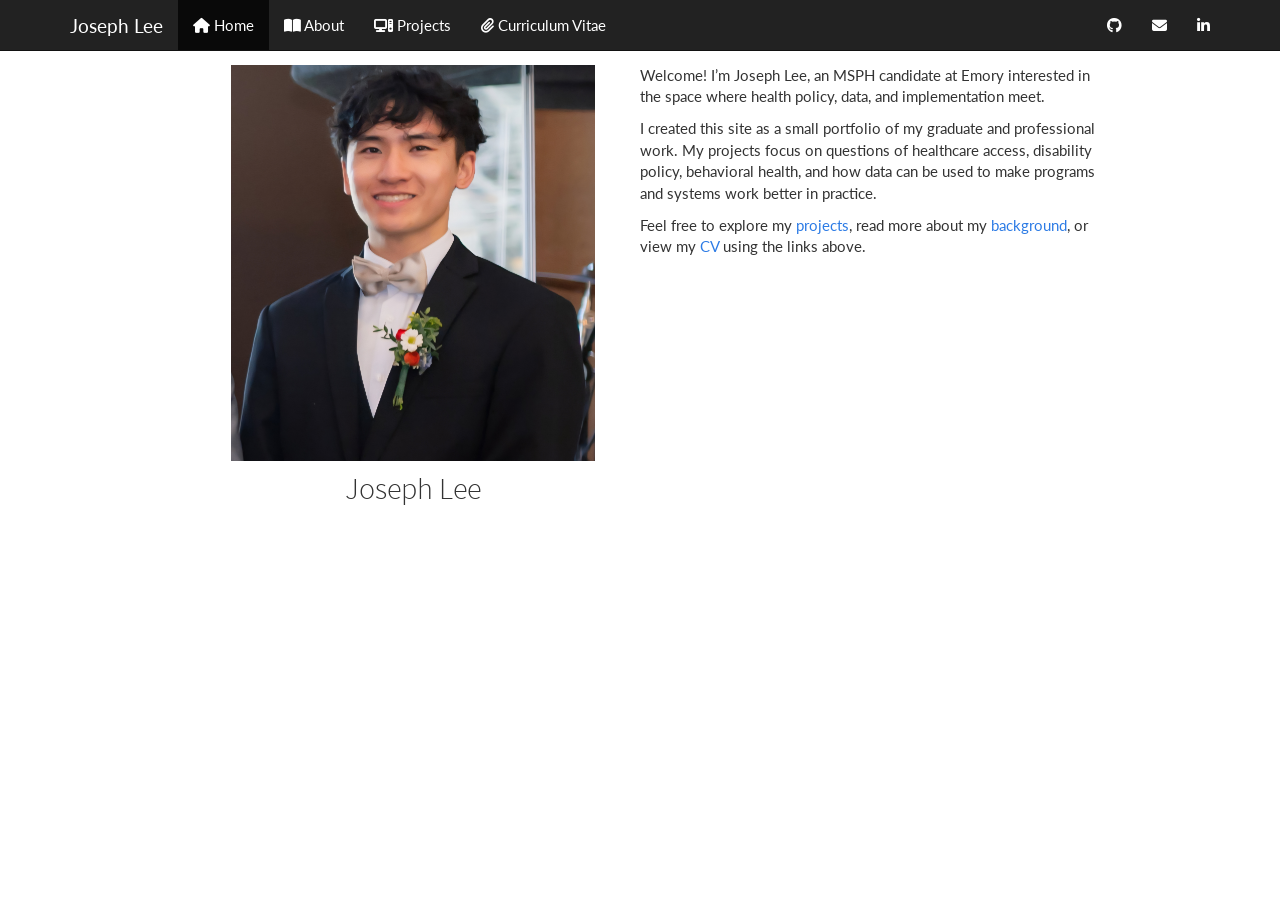
<file: docs/index.html>
<!DOCTYPE html>

<html>

<head>

<meta charset="utf-8" />
<meta name="generator" content="pandoc" />
<meta http-equiv="X-UA-Compatible" content="IE=EDGE" />




<title>index.knit</title>

<script src="site_libs/header-attrs-2.29/header-attrs.js"></script>
<script src="site_libs/jquery-3.6.0/jquery-3.6.0.min.js"></script>
<meta name="viewport" content="width=device-width, initial-scale=1" />
<link href="site_libs/bootstrap-3.3.5/css/cosmo.min.css" rel="stylesheet" />
<script src="site_libs/bootstrap-3.3.5/js/bootstrap.min.js"></script>
<script src="site_libs/bootstrap-3.3.5/shim/html5shiv.min.js"></script>
<script src="site_libs/bootstrap-3.3.5/shim/respond.min.js"></script>
<style>h1 {font-size: 34px;}
       h1.title {font-size: 38px;}
       h2 {font-size: 30px;}
       h3 {font-size: 24px;}
       h4 {font-size: 18px;}
       h5 {font-size: 16px;}
       h6 {font-size: 12px;}
       code {color: inherit; background-color: rgba(0, 0, 0, 0.04);}
       pre:not([class]) { background-color: white }</style>
<script src="site_libs/navigation-1.1/tabsets.js"></script>
<link href="site_libs/highlightjs-9.12.0/default.css" rel="stylesheet" />
<script src="site_libs/highlightjs-9.12.0/highlight.js"></script>
<link href="site_libs/font-awesome-6.4.2/css/all.min.css" rel="stylesheet" />
<link href="site_libs/font-awesome-6.4.2/css/v4-shims.min.css" rel="stylesheet" />
<link rel="icon" type="image/png" href="images/favicon.ico"/>

<style type="text/css">
  code{white-space: pre-wrap;}
  span.smallcaps{font-variant: small-caps;}
  span.underline{text-decoration: underline;}
  div.column{display: inline-block; vertical-align: top; width: 50%;}
  div.hanging-indent{margin-left: 1.5em; text-indent: -1.5em;}
  ul.task-list{list-style: none;}
    </style>

<style type="text/css">code{white-space: pre;}</style>
<script type="text/javascript">
if (window.hljs) {
  hljs.configure({languages: []});
  hljs.initHighlightingOnLoad();
  if (document.readyState && document.readyState === "complete") {
    window.setTimeout(function() { hljs.initHighlighting(); }, 0);
  }
}
</script>






<link rel="stylesheet" href="style.css" type="text/css" />



<style type = "text/css">
.main-container {
  max-width: 940px;
  margin-left: auto;
  margin-right: auto;
}
img {
  max-width:100%;
}
.tabbed-pane {
  padding-top: 12px;
}
.html-widget {
  margin-bottom: 20px;
}
button.code-folding-btn:focus {
  outline: none;
}
summary {
  display: list-item;
}
details > summary > p:only-child {
  display: inline;
}
pre code {
  padding: 0;
}
</style>


<style type="text/css">
.dropdown-submenu {
  position: relative;
}
.dropdown-submenu>.dropdown-menu {
  top: 0;
  left: 100%;
  margin-top: -6px;
  margin-left: -1px;
  border-radius: 0 6px 6px 6px;
}
.dropdown-submenu:hover>.dropdown-menu {
  display: block;
}
.dropdown-submenu>a:after {
  display: block;
  content: " ";
  float: right;
  width: 0;
  height: 0;
  border-color: transparent;
  border-style: solid;
  border-width: 5px 0 5px 5px;
  border-left-color: #cccccc;
  margin-top: 5px;
  margin-right: -10px;
}
.dropdown-submenu:hover>a:after {
  border-left-color: #adb5bd;
}
.dropdown-submenu.pull-left {
  float: none;
}
.dropdown-submenu.pull-left>.dropdown-menu {
  left: -100%;
  margin-left: 10px;
  border-radius: 6px 0 6px 6px;
}
</style>

<script type="text/javascript">
// manage active state of menu based on current page
$(document).ready(function () {
  // active menu anchor
  href = window.location.pathname
  href = href.substr(href.lastIndexOf('/') + 1)
  if (href === "")
    href = "index.html";
  var menuAnchor = $('a[href="' + href + '"]');

  // mark the anchor link active (and if it's in a dropdown, also mark that active)
  var dropdown = menuAnchor.closest('li.dropdown');
  if (window.bootstrap) { // Bootstrap 4+
    menuAnchor.addClass('active');
    dropdown.find('> .dropdown-toggle').addClass('active');
  } else { // Bootstrap 3
    menuAnchor.parent().addClass('active');
    dropdown.addClass('active');
  }

  // Navbar adjustments
  var navHeight = $(".navbar").first().height() + 15;
  var style = document.createElement('style');
  var pt = "padding-top: " + navHeight + "px; ";
  var mt = "margin-top: -" + navHeight + "px; ";
  var css = "";
  // offset scroll position for anchor links (for fixed navbar)
  for (var i = 1; i <= 6; i++) {
    css += ".section h" + i + "{ " + pt + mt + "}\n";
  }
  style.innerHTML = "body {" + pt + "padding-bottom: 40px; }\n" + css;
  document.head.appendChild(style);
});
</script>

<!-- tabsets -->

<style type="text/css">
.tabset-dropdown > .nav-tabs {
  display: inline-table;
  max-height: 500px;
  min-height: 44px;
  overflow-y: auto;
  border: 1px solid #ddd;
  border-radius: 4px;
}

.tabset-dropdown > .nav-tabs > li.active:before, .tabset-dropdown > .nav-tabs.nav-tabs-open:before {
  content: "\e259";
  font-family: 'Glyphicons Halflings';
  display: inline-block;
  padding: 10px;
  border-right: 1px solid #ddd;
}

.tabset-dropdown > .nav-tabs.nav-tabs-open > li.active:before {
  content: "\e258";
  font-family: 'Glyphicons Halflings';
  border: none;
}

.tabset-dropdown > .nav-tabs > li.active {
  display: block;
}

.tabset-dropdown > .nav-tabs > li > a,
.tabset-dropdown > .nav-tabs > li > a:focus,
.tabset-dropdown > .nav-tabs > li > a:hover {
  border: none;
  display: inline-block;
  border-radius: 4px;
  background-color: transparent;
}

.tabset-dropdown > .nav-tabs.nav-tabs-open > li {
  display: block;
  float: none;
}

.tabset-dropdown > .nav-tabs > li {
  display: none;
}
</style>

<!-- code folding -->




</head>

<body>


<div class="container-fluid main-container">




<div class="navbar navbar-default  navbar-fixed-top" role="navigation">
  <div class="container">
    <div class="navbar-header">
      <button type="button" class="navbar-toggle collapsed" data-toggle="collapse" data-bs-toggle="collapse" data-target="#navbar" data-bs-target="#navbar">
        <span class="icon-bar"></span>
        <span class="icon-bar"></span>
        <span class="icon-bar"></span>
      </button>
      <a class="navbar-brand" href="index.html">Joseph Lee</a>
    </div>
    <div id="navbar" class="navbar-collapse collapse">
      <ul class="nav navbar-nav">
        <li>
  <a href="index.html">
    <span class="fa fa-home"></span>
     
    Home
  </a>
</li>
<li>
  <a href="about.html">
    <span class="fa fa-book-open"></span>
     
    About
  </a>
</li>
<li>
  <a href="projects.html">
    <span class="fa fa-computer"></span>
     
    Projects
  </a>
</li>
<li>
  <a href="files/cv_full.pdf">
    <span class="fa fa-paperclip"></span>
     
    Curriculum Vitae
  </a>
</li>
      </ul>
      <ul class="nav navbar-nav navbar-right">
        <li>
  <a href="https://github.com/jiueseppe">
    <span class="fa fa-github"></span>
     
  </a>
</li>
<li>
  <a href="mailto:joseph.lee3@emory.edu">
    <span class="fa fa-envelope"></span>
     
  </a>
</li>
<li>
  <a href="https://www.linkedin.com/in/joseph-lee-bcpa-56781b233/">
    <span class="fa fa-linkedin"></span>
     
  </a>
</li>
      </ul>
    </div><!--/.nav-collapse -->
  </div><!--/.container -->
</div><!--/.navbar -->

<div id="header">




</div>


<div class="columns">
<div class="column" style="text-align: center;">
<p><img src="images/profile.jpg" width="80%" style="display: block; margin: auto;" /></p>
<div id="joseph-lee" class="section level2">
<h2>Joseph Lee</h2>
</div>
</div><div class="column" style="text-align: left;">
<p>Welcome! I’m Joseph Lee, an MSPH candidate at Emory interested in the
space where health policy, data, and implementation meet.</p>
<p>I created this site as a small portfolio of my graduate and
professional work. My projects focus on questions of healthcare access,
disability policy, behavioral health, and how data can be used to make
programs and systems work better in practice.</p>
<p>Feel free to explore my <a href="projects.html">projects</a>, read
more about my <a href="about.html">background</a>, or view my <a
href="files/cv_full.pdf">CV</a> using the links above.</p>
</div>
</div>




</div>

<script>

// add bootstrap table styles to pandoc tables
function bootstrapStylePandocTables() {
  $('tr.odd').parent('tbody').parent('table').addClass('table table-condensed');
}
$(document).ready(function () {
  bootstrapStylePandocTables();
});


</script>

<!-- tabsets -->

<script>
$(document).ready(function () {
  window.buildTabsets("TOC");
});

$(document).ready(function () {
  $('.tabset-dropdown > .nav-tabs > li').click(function () {
    $(this).parent().toggleClass('nav-tabs-open');
  });
});
</script>

<!-- code folding -->


<!-- dynamically load mathjax for compatibility with self-contained -->
<script>
  (function () {
    var script = document.createElement("script");
    script.type = "text/javascript";
    script.src  = "https://mathjax.rstudio.com/latest/MathJax.js?config=TeX-AMS-MML_HTMLorMML";
    document.getElementsByTagName("head")[0].appendChild(script);
  })();
</script>

</body>
</html>
</file>
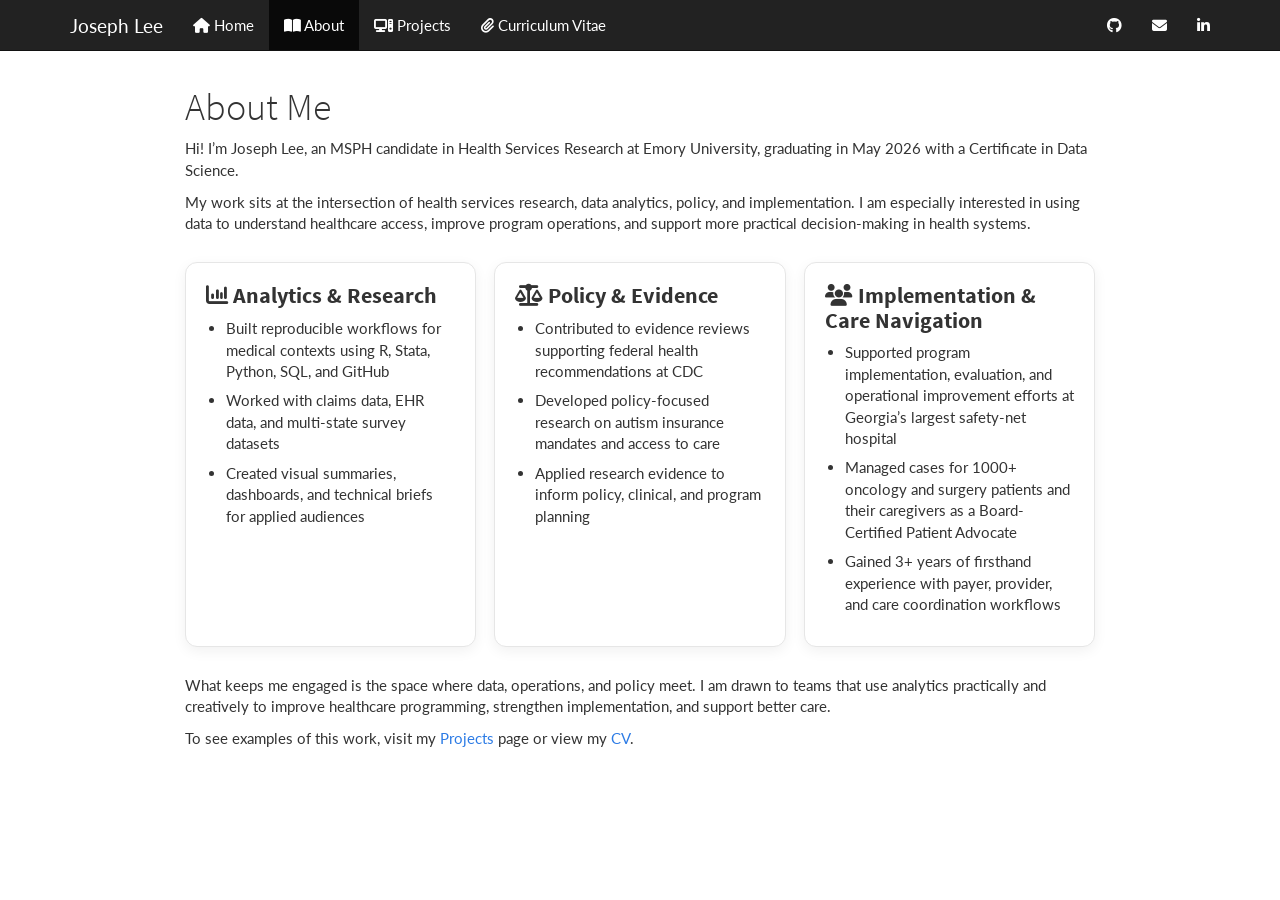
<file: docs/about.html>
<!DOCTYPE html>

<html>

<head>

<meta charset="utf-8" />
<meta name="generator" content="pandoc" />
<meta http-equiv="X-UA-Compatible" content="IE=EDGE" />




<title>About Me</title>

<script src="site_libs/header-attrs-2.29/header-attrs.js"></script>
<script src="site_libs/jquery-3.6.0/jquery-3.6.0.min.js"></script>
<meta name="viewport" content="width=device-width, initial-scale=1" />
<link href="site_libs/bootstrap-3.3.5/css/cosmo.min.css" rel="stylesheet" />
<script src="site_libs/bootstrap-3.3.5/js/bootstrap.min.js"></script>
<script src="site_libs/bootstrap-3.3.5/shim/html5shiv.min.js"></script>
<script src="site_libs/bootstrap-3.3.5/shim/respond.min.js"></script>
<style>h1 {font-size: 34px;}
       h1.title {font-size: 38px;}
       h2 {font-size: 30px;}
       h3 {font-size: 24px;}
       h4 {font-size: 18px;}
       h5 {font-size: 16px;}
       h6 {font-size: 12px;}
       code {color: inherit; background-color: rgba(0, 0, 0, 0.04);}
       pre:not([class]) { background-color: white }</style>
<script src="site_libs/navigation-1.1/tabsets.js"></script>
<link href="site_libs/highlightjs-9.12.0/default.css" rel="stylesheet" />
<script src="site_libs/highlightjs-9.12.0/highlight.js"></script>
<link href="site_libs/font-awesome-6.4.2/css/all.min.css" rel="stylesheet" />
<link href="site_libs/font-awesome-6.4.2/css/v4-shims.min.css" rel="stylesheet" />
<link rel="icon" type="image/png" href="images/favicon.ico"/>

<style type="text/css">
  code{white-space: pre-wrap;}
  span.smallcaps{font-variant: small-caps;}
  span.underline{text-decoration: underline;}
  div.column{display: inline-block; vertical-align: top; width: 50%;}
  div.hanging-indent{margin-left: 1.5em; text-indent: -1.5em;}
  ul.task-list{list-style: none;}
    </style>

<style type="text/css">code{white-space: pre;}</style>
<script type="text/javascript">
if (window.hljs) {
  hljs.configure({languages: []});
  hljs.initHighlightingOnLoad();
  if (document.readyState && document.readyState === "complete") {
    window.setTimeout(function() { hljs.initHighlighting(); }, 0);
  }
}
</script>






<link rel="stylesheet" href="style.css" type="text/css" />



<style type = "text/css">
.main-container {
  max-width: 940px;
  margin-left: auto;
  margin-right: auto;
}
img {
  max-width:100%;
}
.tabbed-pane {
  padding-top: 12px;
}
.html-widget {
  margin-bottom: 20px;
}
button.code-folding-btn:focus {
  outline: none;
}
summary {
  display: list-item;
}
details > summary > p:only-child {
  display: inline;
}
pre code {
  padding: 0;
}
</style>


<style type="text/css">
.dropdown-submenu {
  position: relative;
}
.dropdown-submenu>.dropdown-menu {
  top: 0;
  left: 100%;
  margin-top: -6px;
  margin-left: -1px;
  border-radius: 0 6px 6px 6px;
}
.dropdown-submenu:hover>.dropdown-menu {
  display: block;
}
.dropdown-submenu>a:after {
  display: block;
  content: " ";
  float: right;
  width: 0;
  height: 0;
  border-color: transparent;
  border-style: solid;
  border-width: 5px 0 5px 5px;
  border-left-color: #cccccc;
  margin-top: 5px;
  margin-right: -10px;
}
.dropdown-submenu:hover>a:after {
  border-left-color: #adb5bd;
}
.dropdown-submenu.pull-left {
  float: none;
}
.dropdown-submenu.pull-left>.dropdown-menu {
  left: -100%;
  margin-left: 10px;
  border-radius: 6px 0 6px 6px;
}
</style>

<script type="text/javascript">
// manage active state of menu based on current page
$(document).ready(function () {
  // active menu anchor
  href = window.location.pathname
  href = href.substr(href.lastIndexOf('/') + 1)
  if (href === "")
    href = "index.html";
  var menuAnchor = $('a[href="' + href + '"]');

  // mark the anchor link active (and if it's in a dropdown, also mark that active)
  var dropdown = menuAnchor.closest('li.dropdown');
  if (window.bootstrap) { // Bootstrap 4+
    menuAnchor.addClass('active');
    dropdown.find('> .dropdown-toggle').addClass('active');
  } else { // Bootstrap 3
    menuAnchor.parent().addClass('active');
    dropdown.addClass('active');
  }

  // Navbar adjustments
  var navHeight = $(".navbar").first().height() + 15;
  var style = document.createElement('style');
  var pt = "padding-top: " + navHeight + "px; ";
  var mt = "margin-top: -" + navHeight + "px; ";
  var css = "";
  // offset scroll position for anchor links (for fixed navbar)
  for (var i = 1; i <= 6; i++) {
    css += ".section h" + i + "{ " + pt + mt + "}\n";
  }
  style.innerHTML = "body {" + pt + "padding-bottom: 40px; }\n" + css;
  document.head.appendChild(style);
});
</script>

<!-- tabsets -->

<style type="text/css">
.tabset-dropdown > .nav-tabs {
  display: inline-table;
  max-height: 500px;
  min-height: 44px;
  overflow-y: auto;
  border: 1px solid #ddd;
  border-radius: 4px;
}

.tabset-dropdown > .nav-tabs > li.active:before, .tabset-dropdown > .nav-tabs.nav-tabs-open:before {
  content: "\e259";
  font-family: 'Glyphicons Halflings';
  display: inline-block;
  padding: 10px;
  border-right: 1px solid #ddd;
}

.tabset-dropdown > .nav-tabs.nav-tabs-open > li.active:before {
  content: "\e258";
  font-family: 'Glyphicons Halflings';
  border: none;
}

.tabset-dropdown > .nav-tabs > li.active {
  display: block;
}

.tabset-dropdown > .nav-tabs > li > a,
.tabset-dropdown > .nav-tabs > li > a:focus,
.tabset-dropdown > .nav-tabs > li > a:hover {
  border: none;
  display: inline-block;
  border-radius: 4px;
  background-color: transparent;
}

.tabset-dropdown > .nav-tabs.nav-tabs-open > li {
  display: block;
  float: none;
}

.tabset-dropdown > .nav-tabs > li {
  display: none;
}
</style>

<!-- code folding -->




</head>

<body>


<div class="container-fluid main-container">




<div class="navbar navbar-default  navbar-fixed-top" role="navigation">
  <div class="container">
    <div class="navbar-header">
      <button type="button" class="navbar-toggle collapsed" data-toggle="collapse" data-bs-toggle="collapse" data-target="#navbar" data-bs-target="#navbar">
        <span class="icon-bar"></span>
        <span class="icon-bar"></span>
        <span class="icon-bar"></span>
      </button>
      <a class="navbar-brand" href="index.html">Joseph Lee</a>
    </div>
    <div id="navbar" class="navbar-collapse collapse">
      <ul class="nav navbar-nav">
        <li>
  <a href="index.html">
    <span class="fa fa-home"></span>
     
    Home
  </a>
</li>
<li>
  <a href="about.html">
    <span class="fa fa-book-open"></span>
     
    About
  </a>
</li>
<li>
  <a href="projects.html">
    <span class="fa fa-computer"></span>
     
    Projects
  </a>
</li>
<li>
  <a href="files/cv_full.pdf">
    <span class="fa fa-paperclip"></span>
     
    Curriculum Vitae
  </a>
</li>
      </ul>
      <ul class="nav navbar-nav navbar-right">
        <li>
  <a href="https://github.com/jiueseppe">
    <span class="fa fa-github"></span>
     
  </a>
</li>
<li>
  <a href="mailto:joseph.lee3@emory.edu">
    <span class="fa fa-envelope"></span>
     
  </a>
</li>
<li>
  <a href="https://www.linkedin.com/in/joseph-lee-bcpa-56781b233/">
    <span class="fa fa-linkedin"></span>
     
  </a>
</li>
      </ul>
    </div><!--/.nav-collapse -->
  </div><!--/.container -->
</div><!--/.navbar -->

<div id="header">



<h1 class="title toc-ignore">About Me</h1>

</div>


<p>Hi! I’m Joseph Lee, an MSPH candidate in Health Services Research at
Emory University, graduating in May 2026 with a Certificate in Data
Science.</p>
<p>My work sits at the intersection of health services research, data
analytics, policy, and implementation. I am especially interested in
using data to understand healthcare access, improve program operations,
and support more practical decision-making in health systems.</p>
<div class="about-grid">
<div class="about-card">
<h3>
<i class="fa fa-bar-chart"></i> Analytics &amp; Research
</h3>
<ul>
<li>
Built reproducible workflows for medical contexts using R, Stata,
Python, SQL, and GitHub
</li>
<li>
Worked with claims data, EHR data, and multi-state survey datasets
</li>
<li>
Created visual summaries, dashboards, and technical briefs for applied
audiences
</li>
</ul>
</div>
<div class="about-card">
<h3>
<i class="fa fa-balance-scale"></i> Policy &amp; Evidence
</h3>
<ul>
<li>
Contributed to evidence reviews supporting federal health
recommendations at CDC
</li>
<li>
Developed policy-focused research on autism insurance mandates and
access to care
</li>
<li>
Applied research evidence to inform policy, clinical, and program
planning
</li>
</ul>
</div>
<div class="about-card">
<h3>
<i class="fa fa-users"></i> Implementation &amp; Care Navigation
</h3>
<ul>
<li>
Supported program implementation, evaluation, and operational
improvement efforts at Georgia’s largest safety-net hospital
</li>
<li>
Managed cases for 1000+ oncology and surgery patients and their
caregivers as a Board-Certified Patient Advocate
</li>
<li>
Gained 3+ years of firsthand experience with payer, provider, and care
coordination workflows
</li>
</ul>
</div>
</div>
<p>What keeps me engaged is the space where data, operations, and policy
meet. I am drawn to teams that use analytics practically and creatively
to improve healthcare programming, strengthen implementation, and
support better care.</p>
<div class="about-cta">
<p>
To see examples of this work, visit my
<a href="projects.html">Projects</a> page or view my
<a href="files/cv_full.pdf" target="_blank">CV</a>.
</p>
</div>




</div>

<script>

// add bootstrap table styles to pandoc tables
function bootstrapStylePandocTables() {
  $('tr.odd').parent('tbody').parent('table').addClass('table table-condensed');
}
$(document).ready(function () {
  bootstrapStylePandocTables();
});


</script>

<!-- tabsets -->

<script>
$(document).ready(function () {
  window.buildTabsets("TOC");
});

$(document).ready(function () {
  $('.tabset-dropdown > .nav-tabs > li').click(function () {
    $(this).parent().toggleClass('nav-tabs-open');
  });
});
</script>

<!-- code folding -->


<!-- dynamically load mathjax for compatibility with self-contained -->
<script>
  (function () {
    var script = document.createElement("script");
    script.type = "text/javascript";
    script.src  = "https://mathjax.rstudio.com/latest/MathJax.js?config=TeX-AMS-MML_HTMLorMML";
    document.getElementsByTagName("head")[0].appendChild(script);
  })();
</script>

</body>
</html>
</file>
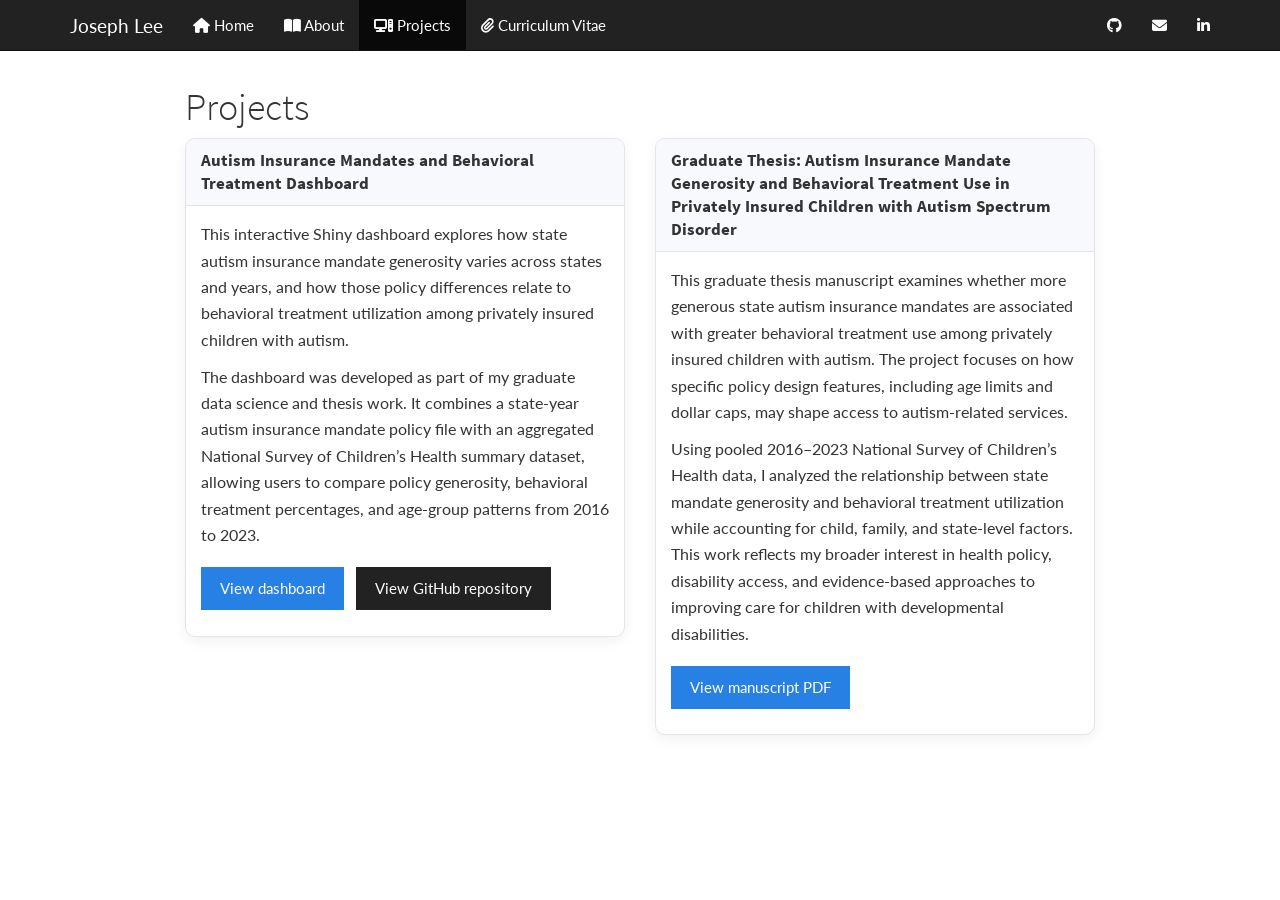
<file: docs/projects.html>
<!DOCTYPE html>

<html>

<head>

<meta charset="utf-8" />
<meta name="generator" content="pandoc" />
<meta http-equiv="X-UA-Compatible" content="IE=EDGE" />




<title>Projects</title>

<script src="site_libs/header-attrs-2.29/header-attrs.js"></script>
<script src="site_libs/jquery-3.6.0/jquery-3.6.0.min.js"></script>
<meta name="viewport" content="width=device-width, initial-scale=1" />
<link href="site_libs/bootstrap-3.3.5/css/cosmo.min.css" rel="stylesheet" />
<script src="site_libs/bootstrap-3.3.5/js/bootstrap.min.js"></script>
<script src="site_libs/bootstrap-3.3.5/shim/html5shiv.min.js"></script>
<script src="site_libs/bootstrap-3.3.5/shim/respond.min.js"></script>
<style>h1 {font-size: 34px;}
       h1.title {font-size: 38px;}
       h2 {font-size: 30px;}
       h3 {font-size: 24px;}
       h4 {font-size: 18px;}
       h5 {font-size: 16px;}
       h6 {font-size: 12px;}
       code {color: inherit; background-color: rgba(0, 0, 0, 0.04);}
       pre:not([class]) { background-color: white }</style>
<script src="site_libs/navigation-1.1/tabsets.js"></script>
<link href="site_libs/highlightjs-9.12.0/default.css" rel="stylesheet" />
<script src="site_libs/highlightjs-9.12.0/highlight.js"></script>
<link href="site_libs/font-awesome-6.4.2/css/all.min.css" rel="stylesheet" />
<link href="site_libs/font-awesome-6.4.2/css/v4-shims.min.css" rel="stylesheet" />
<link rel="icon" type="image/png" href="images/favicon.ico"/>

<style type="text/css">
  code{white-space: pre-wrap;}
  span.smallcaps{font-variant: small-caps;}
  span.underline{text-decoration: underline;}
  div.column{display: inline-block; vertical-align: top; width: 50%;}
  div.hanging-indent{margin-left: 1.5em; text-indent: -1.5em;}
  ul.task-list{list-style: none;}
    </style>

<style type="text/css">code{white-space: pre;}</style>
<script type="text/javascript">
if (window.hljs) {
  hljs.configure({languages: []});
  hljs.initHighlightingOnLoad();
  if (document.readyState && document.readyState === "complete") {
    window.setTimeout(function() { hljs.initHighlighting(); }, 0);
  }
}
</script>






<link rel="stylesheet" href="style.css" type="text/css" />



<style type = "text/css">
.main-container {
  max-width: 940px;
  margin-left: auto;
  margin-right: auto;
}
img {
  max-width:100%;
}
.tabbed-pane {
  padding-top: 12px;
}
.html-widget {
  margin-bottom: 20px;
}
button.code-folding-btn:focus {
  outline: none;
}
summary {
  display: list-item;
}
details > summary > p:only-child {
  display: inline;
}
pre code {
  padding: 0;
}
</style>


<style type="text/css">
.dropdown-submenu {
  position: relative;
}
.dropdown-submenu>.dropdown-menu {
  top: 0;
  left: 100%;
  margin-top: -6px;
  margin-left: -1px;
  border-radius: 0 6px 6px 6px;
}
.dropdown-submenu:hover>.dropdown-menu {
  display: block;
}
.dropdown-submenu>a:after {
  display: block;
  content: " ";
  float: right;
  width: 0;
  height: 0;
  border-color: transparent;
  border-style: solid;
  border-width: 5px 0 5px 5px;
  border-left-color: #cccccc;
  margin-top: 5px;
  margin-right: -10px;
}
.dropdown-submenu:hover>a:after {
  border-left-color: #adb5bd;
}
.dropdown-submenu.pull-left {
  float: none;
}
.dropdown-submenu.pull-left>.dropdown-menu {
  left: -100%;
  margin-left: 10px;
  border-radius: 6px 0 6px 6px;
}
</style>

<script type="text/javascript">
// manage active state of menu based on current page
$(document).ready(function () {
  // active menu anchor
  href = window.location.pathname
  href = href.substr(href.lastIndexOf('/') + 1)
  if (href === "")
    href = "index.html";
  var menuAnchor = $('a[href="' + href + '"]');

  // mark the anchor link active (and if it's in a dropdown, also mark that active)
  var dropdown = menuAnchor.closest('li.dropdown');
  if (window.bootstrap) { // Bootstrap 4+
    menuAnchor.addClass('active');
    dropdown.find('> .dropdown-toggle').addClass('active');
  } else { // Bootstrap 3
    menuAnchor.parent().addClass('active');
    dropdown.addClass('active');
  }

  // Navbar adjustments
  var navHeight = $(".navbar").first().height() + 15;
  var style = document.createElement('style');
  var pt = "padding-top: " + navHeight + "px; ";
  var mt = "margin-top: -" + navHeight + "px; ";
  var css = "";
  // offset scroll position for anchor links (for fixed navbar)
  for (var i = 1; i <= 6; i++) {
    css += ".section h" + i + "{ " + pt + mt + "}\n";
  }
  style.innerHTML = "body {" + pt + "padding-bottom: 40px; }\n" + css;
  document.head.appendChild(style);
});
</script>

<!-- tabsets -->

<style type="text/css">
.tabset-dropdown > .nav-tabs {
  display: inline-table;
  max-height: 500px;
  min-height: 44px;
  overflow-y: auto;
  border: 1px solid #ddd;
  border-radius: 4px;
}

.tabset-dropdown > .nav-tabs > li.active:before, .tabset-dropdown > .nav-tabs.nav-tabs-open:before {
  content: "\e259";
  font-family: 'Glyphicons Halflings';
  display: inline-block;
  padding: 10px;
  border-right: 1px solid #ddd;
}

.tabset-dropdown > .nav-tabs.nav-tabs-open > li.active:before {
  content: "\e258";
  font-family: 'Glyphicons Halflings';
  border: none;
}

.tabset-dropdown > .nav-tabs > li.active {
  display: block;
}

.tabset-dropdown > .nav-tabs > li > a,
.tabset-dropdown > .nav-tabs > li > a:focus,
.tabset-dropdown > .nav-tabs > li > a:hover {
  border: none;
  display: inline-block;
  border-radius: 4px;
  background-color: transparent;
}

.tabset-dropdown > .nav-tabs.nav-tabs-open > li {
  display: block;
  float: none;
}

.tabset-dropdown > .nav-tabs > li {
  display: none;
}
</style>

<!-- code folding -->




</head>

<body>


<div class="container-fluid main-container">




<div class="navbar navbar-default  navbar-fixed-top" role="navigation">
  <div class="container">
    <div class="navbar-header">
      <button type="button" class="navbar-toggle collapsed" data-toggle="collapse" data-bs-toggle="collapse" data-target="#navbar" data-bs-target="#navbar">
        <span class="icon-bar"></span>
        <span class="icon-bar"></span>
        <span class="icon-bar"></span>
      </button>
      <a class="navbar-brand" href="index.html">Joseph Lee</a>
    </div>
    <div id="navbar" class="navbar-collapse collapse">
      <ul class="nav navbar-nav">
        <li>
  <a href="index.html">
    <span class="fa fa-home"></span>
     
    Home
  </a>
</li>
<li>
  <a href="about.html">
    <span class="fa fa-book-open"></span>
     
    About
  </a>
</li>
<li>
  <a href="projects.html">
    <span class="fa fa-computer"></span>
     
    Projects
  </a>
</li>
<li>
  <a href="files/cv_full.pdf">
    <span class="fa fa-paperclip"></span>
     
    Curriculum Vitae
  </a>
</li>
      </ul>
      <ul class="nav navbar-nav navbar-right">
        <li>
  <a href="https://github.com/jiueseppe">
    <span class="fa fa-github"></span>
     
  </a>
</li>
<li>
  <a href="mailto:joseph.lee3@emory.edu">
    <span class="fa fa-envelope"></span>
     
  </a>
</li>
<li>
  <a href="https://www.linkedin.com/in/joseph-lee-bcpa-56781b233/">
    <span class="fa fa-linkedin"></span>
     
  </a>
</li>
      </ul>
    </div><!--/.nav-collapse -->
  </div><!--/.container -->
</div><!--/.navbar -->

<div id="header">



<h1 class="title toc-ignore">Projects</h1>

</div>


<div class="row">
<div class="col-sm-6">
<div class="panel panel-default project-card">
<div class="panel-heading">
<h3 class="panel-title">
Autism Insurance Mandates and Behavioral Treatment Dashboard
</h3>
</div>
<div class="panel-body">
<p>
This interactive Shiny dashboard explores how state autism insurance
mandate generosity varies across states and years, and how those policy
differences relate to behavioral treatment utilization among privately
insured children with autism.
</p>
<p>
The dashboard was developed as part of my graduate data science and
thesis work. It combines a state-year autism insurance mandate policy
file with an aggregated National Survey of Children’s Health summary
dataset, allowing users to compare policy generosity, behavioral
treatment percentages, and age-group patterns from 2016 to 2023.
</p>
<p>
<a class="btn btn-primary" href="https://8vpdcs-joseph-lee.shinyapps.io/asd_dashboard_final/" target="_blank">View
dashboard</a>
<a class="btn btn-default" href="https://github.com/jiueseppe/DATA-555-Final-Project" target="_blank">View
GitHub repository</a>
</p>
</div>
</div>
</div>
<div class="col-sm-6">
<div class="panel panel-default project-card">
<div class="panel-heading">
<h3 class="panel-title">
Graduate Thesis: Autism Insurance Mandate Generosity and Behavioral
Treatment Use in Privately Insured Children with Autism Spectrum
Disorder
</h3>
</div>
<div class="panel-body">
<p>
This graduate thesis manuscript examines whether more generous state
autism insurance mandates are associated with greater behavioral
treatment use among privately insured children with autism. The project
focuses on how specific policy design features, including age limits and
dollar caps, may shape access to autism-related services.
</p>
<p>
Using pooled 2016–2023 National Survey of Children’s Health data, I
analyzed the relationship between state mandate generosity and
behavioral treatment utilization while accounting for child, family, and
state-level factors. This work reflects my broader interest in health
policy, disability access, and evidence-based approaches to improving
care for children with developmental disabilities.
</p>
<p>
<a class="btn btn-primary" href="files/thesis.pdf" target="_blank">View
manuscript PDF</a>
</p>
</div>
</div>
</div>
</div>




</div>

<script>

// add bootstrap table styles to pandoc tables
function bootstrapStylePandocTables() {
  $('tr.odd').parent('tbody').parent('table').addClass('table table-condensed');
}
$(document).ready(function () {
  bootstrapStylePandocTables();
});


</script>

<!-- tabsets -->

<script>
$(document).ready(function () {
  window.buildTabsets("TOC");
});

$(document).ready(function () {
  $('.tabset-dropdown > .nav-tabs > li').click(function () {
    $(this).parent().toggleClass('nav-tabs-open');
  });
});
</script>

<!-- code folding -->


<!-- dynamically load mathjax for compatibility with self-contained -->
<script>
  (function () {
    var script = document.createElement("script");
    script.type = "text/javascript";
    script.src  = "https://mathjax.rstudio.com/latest/MathJax.js?config=TeX-AMS-MML_HTMLorMML";
    document.getElementsByTagName("head")[0].appendChild(script);
  })();
</script>

</body>
</html>
</file>
<file: docs/site_libs/highlightjs-9.12.0/default.css>
.hljs-literal {
  color: #990073;
}

.hljs-number {
  color: #099;
}

.hljs-comment {
  color: #998;
  font-style: italic;
}

.hljs-keyword {
  color: #900;
  font-weight: bold;
}

.hljs-string {
  color: #d14;
}
</file>
<file: docs/style.css>
@import url('https://fonts.googleapis.com/css2?family=Lato:ital,wght@0,100;0,300;0,400;0,700;0,900;1,100;1,300;1,400;1,700;1,900&family=Raleway:ital,wght@0,100..900;1,100..900&display=swap');

body {
    font-family: 'Lato';
}

/* Default link color */
a {
  color: #2C7BE5;  /* pick your favorite color for links */
  text-decoration: none;
}

/* Hover state */
a:hover {
  color: #1A5BB8;  /* pick your favorite color for links when mouse hovers */
  text-decoration: underline;
}

.project-card {
  min-height: 430px;
  border-radius: 10px;
  border: 1px solid #e5e5e5;
  box-shadow: 0 4px 14px rgba(0, 0, 0, 0.06);
  transition: transform 0.2s ease, box-shadow 0.2s ease;
}

.project-card:hover {
  transform: translateY(-3px);
  box-shadow: 0 8px 22px rgba(0, 0, 0, 0.10);
}

.project-card .panel-heading {
  background-color: #f7f9fc;
  border-bottom: 1px solid #e5e5e5;
  border-radius: 10px 10px 0 0;
}

.project-card .panel-title {
  font-weight: 700;
  line-height: 1.35;
}

.project-card .panel-body p {
  font-size: 16px;
  line-height: 1.65;
}

.project-card .btn {
  margin-right: 8px;
  margin-top: 8px;
}

.about-grid {
  display: grid;
  grid-template-columns: repeat(3, 1fr);
  gap: 18px;
  margin: 28px 0;
}

.about-card {
  background: #ffffff;
  border: 1px solid #e6e6e6;
  border-radius: 12px;
  padding: 20px;
  box-shadow: 0 4px 14px rgba(0, 0, 0, 0.06);
}

.about-card h3 {
  margin-top: 0;
  font-size: 22px;
  font-weight: 700;
}

.about-card ul {
  padding-left: 20px;
}

.about-card li {
  margin-bottom: 8px;
}

@media (max-width: 900px) {
  .about-grid {
    grid-template-columns: 1fr;
  }
}
</file>
<file: docs/site_libs/bootstrap-3.3.5/css/cosmo.min.css>
@font-face {
  font-family: 'Source Sans Pro';
  font-style: normal;
  font-weight: 300;
  src: url(fonts/SourceSansProLight.ttf) format('truetype');
}
@font-face {
  font-family: 'Source Sans Pro';
  font-style: normal;
  font-weight: 400;
  src: url(fonts/SourceSansPro.ttf) format('truetype');
}
@font-face {
  font-family: 'Source Sans Pro';
  font-style: normal;
  font-weight: 700;
  src: url(fonts/SourceSansProBold.ttf) format('truetype');
}

/*!
 * bootswatch v3.3.6
 * Homepage: http://bootswatch.com
 * Copyright 2012-2015 Thomas Park
 * Licensed under MIT
 * Based on Bootstrap
*//*!
 * Bootstrap v3.3.6 (http://getbootstrap.com)
 * Copyright 2011-2015 Twitter, Inc.
 * Licensed under MIT (https://github.com/twbs/bootstrap/blob/master/LICENSE)
 *//*! normalize.css v3.0.3 | MIT License | github.com/necolas/normalize.css */html{font-family:sans-serif;-ms-text-size-adjust:100%;-webkit-text-size-adjust:100%}body{margin:0}article,aside,details,figcaption,figure,footer,header,hgroup,main,menu,nav,section,summary{display:block}audio,canvas,progress,video{display:inline-block;vertical-align:baseline}audio:not([controls]){display:none;height:0}[hidden],template{display:none}a{background-color:transparent}a:active,a:hover{outline:0}abbr[title]{border-bottom:1px dotted}b,strong{font-weight:bold}dfn{font-style:italic}h1{font-size:2em;margin:0.67em 0}mark{background:#ff0;color:#000}small{font-size:80%}sub,sup{font-size:75%;line-height:0;position:relative;vertical-align:baseline}sup{top:-0.5em}sub{bottom:-0.25em}img{border:0}svg:not(:root){overflow:hidden}figure{margin:1em 40px}hr{-webkit-box-sizing:content-box;-moz-box-sizing:content-box;box-sizing:content-box;height:0}pre{overflow:auto}code,kbd,pre,samp{font-family:monospace, monospace;font-size:1em}button,input,optgroup,select,textarea{color:inherit;font:inherit;margin:0}button{overflow:visible}button,select{text-transform:none}button,html input[type="button"],input[type="reset"],input[type="submit"]{-webkit-appearance:button;cursor:pointer}button[disabled],html input[disabled]{cursor:default}button::-moz-focus-inner,input::-moz-focus-inner{border:0;padding:0}input{line-height:normal}input[type="checkbox"],input[type="radio"]{-webkit-box-sizing:border-box;-moz-box-sizing:border-box;box-sizing:border-box;padding:0}input[type="number"]::-webkit-inner-spin-button,input[type="number"]::-webkit-outer-spin-button{height:auto}input[type="search"]{-webkit-appearance:textfield;-webkit-box-sizing:content-box;-moz-box-sizing:content-box;box-sizing:content-box}input[type="search"]::-webkit-search-cancel-button,input[type="search"]::-webkit-search-decoration{-webkit-appearance:none}fieldset{border:1px solid #c0c0c0;margin:0 2px;padding:0.35em 0.625em 0.75em}legend{border:0;padding:0}textarea{overflow:auto}optgroup{font-weight:bold}table{border-collapse:collapse;border-spacing:0}td,th{padding:0}/*! Source: https://github.com/h5bp/html5-boilerplate/blob/master/src/css/main.css */@media print{*,*:before,*:after{background:transparent !important;color:#000 !important;-webkit-box-shadow:none !important;box-shadow:none !important;text-shadow:none !important}a,a:visited{text-decoration:underline}a[href]:after{content:" (" attr(href) ")"}abbr[title]:after{content:" (" attr(title) ")"}a[href^="#"]:after,a[href^="javascript:"]:after{content:""}pre,blockquote{border:1px solid #999;page-break-inside:avoid}thead{display:table-header-group}tr,img{page-break-inside:avoid}img{max-width:100% !important}p,h2,h3{orphans:3;widows:3}h2,h3{page-break-after:avoid}.navbar{display:none}.btn>.caret,.dropup>.btn>.caret{border-top-color:#000 !important}.label{border:1px solid #000}.table{border-collapse:collapse !important}.table td,.table th{background-color:#fff !important}.table-bordered th,.table-bordered td{border:1px solid #ddd !important}}@font-face{font-family:'Glyphicons Halflings';src:url('../fonts/glyphicons-halflings-regular.eot');src:url('../fonts/glyphicons-halflings-regular.eot?#iefix') format('embedded-opentype'),url('../fonts/glyphicons-halflings-regular.woff') format('woff'),url('../fonts/glyphicons-halflings-regular.ttf') format('truetype'),url('../fonts/glyphicons-halflings-regular.svg#glyphicons_halflingsregular') format('svg')}.glyphicon{position:relative;top:1px;display:inline-block;font-family:'Glyphicons Halflings';font-style:normal;font-weight:normal;line-height:1;-webkit-font-smoothing:antialiased;-moz-osx-font-smoothing:grayscale}.glyphicon-asterisk:before{content:"\002a"}.glyphicon-plus:before{content:"\002b"}.glyphicon-euro:before,.glyphicon-eur:before{content:"\20ac"}.glyphicon-minus:before{content:"\2212"}.glyphicon-cloud:before{content:"\2601"}.glyphicon-envelope:before{content:"\2709"}.glyphicon-pencil:before{content:"\270f"}.glyphicon-glass:before{content:"\e001"}.glyphicon-music:before{content:"\e002"}.glyphicon-search:before{content:"\e003"}.glyphicon-heart:before{content:"\e005"}.glyphicon-star:before{content:"\e006"}.glyphicon-star-empty:before{content:"\e007"}.glyphicon-user:before{content:"\e008"}.glyphicon-film:before{content:"\e009"}.glyphicon-th-large:before{content:"\e010"}.glyphicon-th:before{content:"\e011"}.glyphicon-th-list:before{content:"\e012"}.glyphicon-ok:before{content:"\e013"}.glyphicon-remove:before{content:"\e014"}.glyphicon-zoom-in:before{content:"\e015"}.glyphicon-zoom-out:before{content:"\e016"}.glyphicon-off:before{content:"\e017"}.glyphicon-signal:before{content:"\e018"}.glyphicon-cog:before{content:"\e019"}.glyphicon-trash:before{content:"\e020"}.glyphicon-home:before{content:"\e021"}.glyphicon-file:before{content:"\e022"}.glyphicon-time:before{content:"\e023"}.glyphicon-road:before{content:"\e024"}.glyphicon-download-alt:before{content:"\e025"}.glyphicon-download:before{content:"\e026"}.glyphicon-upload:before{content:"\e027"}.glyphicon-inbox:before{content:"\e028"}.glyphicon-play-circle:before{content:"\e029"}.glyphicon-repeat:before{content:"\e030"}.glyphicon-refresh:before{content:"\e031"}.glyphicon-list-alt:before{content:"\e032"}.glyphicon-lock:before{content:"\e033"}.glyphicon-flag:before{content:"\e034"}.glyphicon-headphones:before{content:"\e035"}.glyphicon-volume-off:before{content:"\e036"}.glyphicon-volume-down:before{content:"\e037"}.glyphicon-volume-up:before{content:"\e038"}.glyphicon-qrcode:before{content:"\e039"}.glyphicon-barcode:before{content:"\e040"}.glyphicon-tag:before{content:"\e041"}.glyphicon-tags:before{content:"\e042"}.glyphicon-book:before{content:"\e043"}.glyphicon-bookmark:before{content:"\e044"}.glyphicon-print:before{content:"\e045"}.glyphicon-camera:before{content:"\e046"}.glyphicon-font:before{content:"\e047"}.glyphicon-bold:before{content:"\e048"}.glyphicon-italic:before{content:"\e049"}.glyphicon-text-height:before{content:"\e050"}.glyphicon-text-width:before{content:"\e051"}.glyphicon-align-left:before{content:"\e052"}.glyphicon-align-center:before{content:"\e053"}.glyphicon-align-right:before{content:"\e054"}.glyphicon-align-justify:before{content:"\e055"}.glyphicon-list:before{content:"\e056"}.glyphicon-indent-left:before{content:"\e057"}.glyphicon-indent-right:before{content:"\e058"}.glyphicon-facetime-video:before{content:"\e059"}.glyphicon-picture:before{content:"\e060"}.glyphicon-map-marker:before{content:"\e062"}.glyphicon-adjust:before{content:"\e063"}.glyphicon-tint:before{content:"\e064"}.glyphicon-edit:before{content:"\e065"}.glyphicon-share:before{content:"\e066"}.glyphicon-check:before{content:"\e067"}.glyphicon-move:before{content:"\e068"}.glyphicon-step-backward:before{content:"\e069"}.glyphicon-fast-backward:before{content:"\e070"}.glyphicon-backward:before{content:"\e071"}.glyphicon-play:before{content:"\e072"}.glyphicon-pause:before{content:"\e073"}.glyphicon-stop:before{content:"\e074"}.glyphicon-forward:before{content:"\e075"}.glyphicon-fast-forward:before{content:"\e076"}.glyphicon-step-forward:before{content:"\e077"}.glyphicon-eject:before{content:"\e078"}.glyphicon-chevron-left:before{content:"\e079"}.glyphicon-chevron-right:before{content:"\e080"}.glyphicon-plus-sign:before{content:"\e081"}.glyphicon-minus-sign:before{content:"\e082"}.glyphicon-remove-sign:before{content:"\e083"}.glyphicon-ok-sign:before{content:"\e084"}.glyphicon-question-sign:before{content:"\e085"}.glyphicon-info-sign:before{content:"\e086"}.glyphicon-screenshot:before{content:"\e087"}.glyphicon-remove-circle:before{content:"\e088"}.glyphicon-ok-circle:before{content:"\e089"}.glyphicon-ban-circle:before{content:"\e090"}.glyphicon-arrow-left:before{content:"\e091"}.glyphicon-arrow-right:before{content:"\e092"}.glyphicon-arrow-up:before{content:"\e093"}.glyphicon-arrow-down:before{content:"\e094"}.glyphicon-share-alt:before{content:"\e095"}.glyphicon-resize-full:before{content:"\e096"}.glyphicon-resize-small:before{content:"\e097"}.glyphicon-exclamation-sign:before{content:"\e101"}.glyphicon-gift:before{content:"\e102"}.glyphicon-leaf:before{content:"\e103"}.glyphicon-fire:before{content:"\e104"}.glyphicon-eye-open:before{content:"\e105"}.glyphicon-eye-close:before{content:"\e106"}.glyphicon-warning-sign:before{content:"\e107"}.glyphicon-plane:before{content:"\e108"}.glyphicon-calendar:before{content:"\e109"}.glyphicon-random:before{content:"\e110"}.glyphicon-comment:before{content:"\e111"}.glyphicon-magnet:before{content:"\e112"}.glyphicon-chevron-up:before{content:"\e113"}.glyphicon-chevron-down:before{content:"\e114"}.glyphicon-retweet:before{content:"\e115"}.glyphicon-shopping-cart:before{content:"\e116"}.glyphicon-folder-close:before{content:"\e117"}.glyphicon-folder-open:before{content:"\e118"}.glyphicon-resize-vertical:before{content:"\e119"}.glyphicon-resize-horizontal:before{content:"\e120"}.glyphicon-hdd:before{content:"\e121"}.glyphicon-bullhorn:before{content:"\e122"}.glyphicon-bell:before{content:"\e123"}.glyphicon-certificate:before{content:"\e124"}.glyphicon-thumbs-up:before{content:"\e125"}.glyphicon-thumbs-down:before{content:"\e126"}.glyphicon-hand-right:before{content:"\e127"}.glyphicon-hand-left:before{content:"\e128"}.glyphicon-hand-up:before{content:"\e129"}.glyphicon-hand-down:before{content:"\e130"}.glyphicon-circle-arrow-right:before{content:"\e131"}.glyphicon-circle-arrow-left:before{content:"\e132"}.glyphicon-circle-arrow-up:before{content:"\e133"}.glyphicon-circle-arrow-down:before{content:"\e134"}.glyphicon-globe:before{content:"\e135"}.glyphicon-wrench:before{content:"\e136"}.glyphicon-tasks:before{content:"\e137"}.glyphicon-filter:before{content:"\e138"}.glyphicon-briefcase:before{content:"\e139"}.glyphicon-fullscreen:before{content:"\e140"}.glyphicon-dashboard:before{content:"\e141"}.glyphicon-paperclip:before{content:"\e142"}.glyphicon-heart-empty:before{content:"\e143"}.glyphicon-link:before{content:"\e144"}.glyphicon-phone:before{content:"\e145"}.glyphicon-pushpin:before{content:"\e146"}.glyphicon-usd:before{content:"\e148"}.glyphicon-gbp:before{content:"\e149"}.glyphicon-sort:before{content:"\e150"}.glyphicon-sort-by-alphabet:before{content:"\e151"}.glyphicon-sort-by-alphabet-alt:before{content:"\e152"}.glyphicon-sort-by-order:before{content:"\e153"}.glyphicon-sort-by-order-alt:before{content:"\e154"}.glyphicon-sort-by-attributes:before{content:"\e155"}.glyphicon-sort-by-attributes-alt:before{content:"\e156"}.glyphicon-unchecked:before{content:"\e157"}.glyphicon-expand:before{content:"\e158"}.glyphicon-collapse-down:before{content:"\e159"}.glyphicon-collapse-up:before{content:"\e160"}.glyphicon-log-in:before{content:"\e161"}.glyphicon-flash:before{content:"\e162"}.glyphicon-log-out:before{content:"\e163"}.glyphicon-new-window:before{content:"\e164"}.glyphicon-record:before{content:"\e165"}.glyphicon-save:before{content:"\e166"}.glyphicon-open:before{content:"\e167"}.glyphicon-saved:before{content:"\e168"}.glyphicon-import:before{content:"\e169"}.glyphicon-export:before{content:"\e170"}.glyphicon-send:before{content:"\e171"}.glyphicon-floppy-disk:before{content:"\e172"}.glyphicon-floppy-saved:before{content:"\e173"}.glyphicon-floppy-remove:before{content:"\e174"}.glyphicon-floppy-save:before{content:"\e175"}.glyphicon-floppy-open:before{content:"\e176"}.glyphicon-credit-card:before{content:"\e177"}.glyphicon-transfer:before{content:"\e178"}.glyphicon-cutlery:before{content:"\e179"}.glyphicon-header:before{content:"\e180"}.glyphicon-compressed:before{content:"\e181"}.glyphicon-earphone:before{content:"\e182"}.glyphicon-phone-alt:before{content:"\e183"}.glyphicon-tower:before{content:"\e184"}.glyphicon-stats:before{content:"\e185"}.glyphicon-sd-video:before{content:"\e186"}.glyphicon-hd-video:before{content:"\e187"}.glyphicon-subtitles:before{content:"\e188"}.glyphicon-sound-stereo:before{content:"\e189"}.glyphicon-sound-dolby:before{content:"\e190"}.glyphicon-sound-5-1:before{content:"\e191"}.glyphicon-sound-6-1:before{content:"\e192"}.glyphicon-sound-7-1:before{content:"\e193"}.glyphicon-copyright-mark:before{content:"\e194"}.glyphicon-registration-mark:before{content:"\e195"}.glyphicon-cloud-download:before{content:"\e197"}.glyphicon-cloud-upload:before{content:"\e198"}.glyphicon-tree-conifer:before{content:"\e199"}.glyphicon-tree-deciduous:before{content:"\e200"}.glyphicon-cd:before{content:"\e201"}.glyphicon-save-file:before{content:"\e202"}.glyphicon-open-file:before{content:"\e203"}.glyphicon-level-up:before{content:"\e204"}.glyphicon-copy:before{content:"\e205"}.glyphicon-paste:before{content:"\e206"}.glyphicon-alert:before{content:"\e209"}.glyphicon-equalizer:before{content:"\e210"}.glyphicon-king:before{content:"\e211"}.glyphicon-queen:before{content:"\e212"}.glyphicon-pawn:before{content:"\e213"}.glyphicon-bishop:before{content:"\e214"}.glyphicon-knight:before{content:"\e215"}.glyphicon-baby-formula:before{content:"\e216"}.glyphicon-tent:before{content:"\26fa"}.glyphicon-blackboard:before{content:"\e218"}.glyphicon-bed:before{content:"\e219"}.glyphicon-apple:before{content:"\f8ff"}.glyphicon-erase:before{content:"\e221"}.glyphicon-hourglass:before{content:"\231b"}.glyphicon-lamp:before{content:"\e223"}.glyphicon-duplicate:before{content:"\e224"}.glyphicon-piggy-bank:before{content:"\e225"}.glyphicon-scissors:before{content:"\e226"}.glyphicon-bitcoin:before{content:"\e227"}.glyphicon-btc:before{content:"\e227"}.glyphicon-xbt:before{content:"\e227"}.glyphicon-yen:before{content:"\00a5"}.glyphicon-jpy:before{content:"\00a5"}.glyphicon-ruble:before{content:"\20bd"}.glyphicon-rub:before{content:"\20bd"}.glyphicon-scale:before{content:"\e230"}.glyphicon-ice-lolly:before{content:"\e231"}.glyphicon-ice-lolly-tasted:before{content:"\e232"}.glyphicon-education:before{content:"\e233"}.glyphicon-option-horizontal:before{content:"\e234"}.glyphicon-option-vertical:before{content:"\e235"}.glyphicon-menu-hamburger:before{content:"\e236"}.glyphicon-modal-window:before{content:"\e237"}.glyphicon-oil:before{content:"\e238"}.glyphicon-grain:before{content:"\e239"}.glyphicon-sunglasses:before{content:"\e240"}.glyphicon-text-size:before{content:"\e241"}.glyphicon-text-color:before{content:"\e242"}.glyphicon-text-background:before{content:"\e243"}.glyphicon-object-align-top:before{content:"\e244"}.glyphicon-object-align-bottom:before{content:"\e245"}.glyphicon-object-align-horizontal:before{content:"\e246"}.glyphicon-object-align-left:before{content:"\e247"}.glyphicon-object-align-vertical:before{content:"\e248"}.glyphicon-object-align-right:before{content:"\e249"}.glyphicon-triangle-right:before{content:"\e250"}.glyphicon-triangle-left:before{content:"\e251"}.glyphicon-triangle-bottom:before{content:"\e252"}.glyphicon-triangle-top:before{content:"\e253"}.glyphicon-console:before{content:"\e254"}.glyphicon-superscript:before{content:"\e255"}.glyphicon-subscript:before{content:"\e256"}.glyphicon-menu-left:before{content:"\e257"}.glyphicon-menu-right:before{content:"\e258"}.glyphicon-menu-down:before{content:"\e259"}.glyphicon-menu-up:before{content:"\e260"}*{-webkit-box-sizing:border-box;-moz-box-sizing:border-box;box-sizing:border-box}*:before,*:after{-webkit-box-sizing:border-box;-moz-box-sizing:border-box;box-sizing:border-box}html{font-size:10px;-webkit-tap-highlight-color:rgba(0,0,0,0)}body{font-family:"Source Sans Pro",Calibri,Candara,Arial,sans-serif;font-size:15px;line-height:1.42857143;color:#333333;background-color:#ffffff}input,button,select,textarea{font-family:inherit;font-size:inherit;line-height:inherit}a{color:#2780e3;text-decoration:none}a:hover,a:focus{color:#165ba8;text-decoration:underline}a:focus{outline:thin dotted;outline:5px auto -webkit-focus-ring-color;outline-offset:-2px}figure{margin:0}img{vertical-align:middle}.img-responsive,.thumbnail>img,.thumbnail a>img,.carousel-inner>.item>img,.carousel-inner>.item>a>img{display:block;max-width:100%;height:auto}.img-rounded{border-radius:0}.img-thumbnail{padding:4px;line-height:1.42857143;background-color:#ffffff;border:1px solid #dddddd;border-radius:0;-webkit-transition:all .2s ease-in-out;-o-transition:all .2s ease-in-out;transition:all .2s ease-in-out;display:inline-block;max-width:100%;height:auto}.img-circle{border-radius:50%}hr{margin-top:21px;margin-bottom:21px;border:0;border-top:1px solid #e6e6e6}.sr-only{position:absolute;width:1px;height:1px;margin:-1px;padding:0;overflow:hidden;clip:rect(0, 0, 0, 0);border:0}.sr-only-focusable:active,.sr-only-focusable:focus{position:static;width:auto;height:auto;margin:0;overflow:visible;clip:auto}[role="button"]{cursor:pointer}h1,h2,h3,h4,h5,h6,.h1,.h2,.h3,.h4,.h5,.h6{font-family:"Source Sans Pro",Calibri,Candara,Arial,sans-serif;font-weight:300;line-height:1.1;color:inherit}h1 small,h2 small,h3 small,h4 small,h5 small,h6 small,.h1 small,.h2 small,.h3 small,.h4 small,.h5 small,.h6 small,h1 .small,h2 .small,h3 .small,h4 .small,h5 .small,h6 .small,.h1 .small,.h2 .small,.h3 .small,.h4 .small,.h5 .small,.h6 .small{font-weight:normal;line-height:1;color:#999999}h1,.h1,h2,.h2,h3,.h3{margin-top:21px;margin-bottom:10.5px}h1 small,.h1 small,h2 small,.h2 small,h3 small,.h3 small,h1 .small,.h1 .small,h2 .small,.h2 .small,h3 .small,.h3 .small{font-size:65%}h4,.h4,h5,.h5,h6,.h6{margin-top:10.5px;margin-bottom:10.5px}h4 small,.h4 small,h5 small,.h5 small,h6 small,.h6 small,h4 .small,.h4 .small,h5 .small,.h5 .small,h6 .small,.h6 .small{font-size:75%}h1,.h1{font-size:39px}h2,.h2{font-size:32px}h3,.h3{font-size:26px}h4,.h4{font-size:19px}h5,.h5{font-size:15px}h6,.h6{font-size:13px}p{margin:0 0 10.5px}.lead{margin-bottom:21px;font-size:17px;font-weight:300;line-height:1.4}@media (min-width:768px){.lead{font-size:22.5px}}small,.small{font-size:86%}mark,.mark{background-color:#ff7518;padding:.2em}.text-left{text-align:left}.text-right{text-align:right}.text-center{text-align:center}.text-justify{text-align:justify}.text-nowrap{white-space:nowrap}.text-lowercase{text-transform:lowercase}.text-uppercase{text-transform:uppercase}.text-capitalize{text-transform:capitalize}.text-muted{color:#999999}.text-primary{color:#2780e3}a.text-primary:hover,a.text-primary:focus{color:#1967be}.text-success{color:#ffffff}a.text-success:hover,a.text-success:focus{color:#e6e6e6}.text-info{color:#ffffff}a.text-info:hover,a.text-info:focus{color:#e6e6e6}.text-warning{color:#ffffff}a.text-warning:hover,a.text-warning:focus{color:#e6e6e6}.text-danger{color:#ffffff}a.text-danger:hover,a.text-danger:focus{color:#e6e6e6}.bg-primary{color:#fff;background-color:#2780e3}a.bg-primary:hover,a.bg-primary:focus{background-color:#1967be}.bg-success{background-color:#3fb618}a.bg-success:hover,a.bg-success:focus{background-color:#2f8912}.bg-info{background-color:#9954bb}a.bg-info:hover,a.bg-info:focus{background-color:#7e3f9d}.bg-warning{background-color:#ff7518}a.bg-warning:hover,a.bg-warning:focus{background-color:#e45c00}.bg-danger{background-color:#ff0039}a.bg-danger:hover,a.bg-danger:focus{background-color:#cc002e}.page-header{padding-bottom:9.5px;margin:42px 0 21px;border-bottom:1px solid #e6e6e6}ul,ol{margin-top:0;margin-bottom:10.5px}ul ul,ol ul,ul ol,ol ol{margin-bottom:0}.list-unstyled{padding-left:0;list-style:none}.list-inline{padding-left:0;list-style:none;margin-left:-5px}.list-inline>li{display:inline-block;padding-left:5px;padding-right:5px}dl{margin-top:0;margin-bottom:21px}dt,dd{line-height:1.42857143}dt{font-weight:bold}dd{margin-left:0}@media (min-width:768px){.dl-horizontal dt{float:left;width:160px;clear:left;text-align:right;overflow:hidden;text-overflow:ellipsis;white-space:nowrap}.dl-horizontal dd{margin-left:180px}}abbr[title],abbr[data-original-title]{cursor:help;border-bottom:1px dotted #999999}.initialism{font-size:90%;text-transform:uppercase}blockquote{padding:10.5px 21px;margin:0 0 21px;font-size:18.75px;border-left:5px solid #e6e6e6}blockquote p:last-child,blockquote ul:last-child,blockquote ol:last-child{margin-bottom:0}blockquote footer,blockquote small,blockquote .small{display:block;font-size:80%;line-height:1.42857143;color:#999999}blockquote footer:before,blockquote small:before,blockquote .small:before{content:'\2014 \00A0'}.blockquote-reverse,blockquote.pull-right{padding-right:15px;padding-left:0;border-right:5px solid #e6e6e6;border-left:0;text-align:right}.blockquote-reverse footer:before,blockquote.pull-right footer:before,.blockquote-reverse small:before,blockquote.pull-right small:before,.blockquote-reverse .small:before,blockquote.pull-right .small:before{content:''}.blockquote-reverse footer:after,blockquote.pull-right footer:after,.blockquote-reverse small:after,blockquote.pull-right small:after,.blockquote-reverse .small:after,blockquote.pull-right .small:after{content:'\00A0 \2014'}address{margin-bottom:21px;font-style:normal;line-height:1.42857143}code,kbd,pre,samp{font-family:monospace}code{padding:2px 4px;font-size:90%;color:#c7254e;background-color:#f9f2f4;border-radius:0}kbd{padding:2px 4px;font-size:90%;color:#ffffff;background-color:#333333;border-radius:0;-webkit-box-shadow:inset 0 -1px 0 rgba(0,0,0,0.25);box-shadow:inset 0 -1px 0 rgba(0,0,0,0.25)}kbd kbd{padding:0;font-size:100%;font-weight:bold;-webkit-box-shadow:none;box-shadow:none}pre{display:block;padding:10px;margin:0 0 10.5px;font-size:14px;line-height:1.42857143;word-break:break-all;word-wrap:break-word;color:#333333;background-color:#f5f5f5;border:1px solid #cccccc;border-radius:0}pre code{padding:0;font-size:inherit;color:inherit;white-space:pre-wrap;background-color:transparent;border-radius:0}.pre-scrollable{max-height:340px;overflow-y:scroll}.container{margin-right:auto;margin-left:auto;padding-left:15px;padding-right:15px}@media (min-width:768px){.container{width:750px}}@media (min-width:992px){.container{width:970px}}@media (min-width:1200px){.container{width:1170px}}.container-fluid{margin-right:auto;margin-left:auto;padding-left:15px;padding-right:15px}.row{margin-left:-15px;margin-right:-15px}.col-xs-1,.col-sm-1,.col-md-1,.col-lg-1,.col-xs-2,.col-sm-2,.col-md-2,.col-lg-2,.col-xs-3,.col-sm-3,.col-md-3,.col-lg-3,.col-xs-4,.col-sm-4,.col-md-4,.col-lg-4,.col-xs-5,.col-sm-5,.col-md-5,.col-lg-5,.col-xs-6,.col-sm-6,.col-md-6,.col-lg-6,.col-xs-7,.col-sm-7,.col-md-7,.col-lg-7,.col-xs-8,.col-sm-8,.col-md-8,.col-lg-8,.col-xs-9,.col-sm-9,.col-md-9,.col-lg-9,.col-xs-10,.col-sm-10,.col-md-10,.col-lg-10,.col-xs-11,.col-sm-11,.col-md-11,.col-lg-11,.col-xs-12,.col-sm-12,.col-md-12,.col-lg-12{position:relative;min-height:1px;padding-left:15px;padding-right:15px}.col-xs-1,.col-xs-2,.col-xs-3,.col-xs-4,.col-xs-5,.col-xs-6,.col-xs-7,.col-xs-8,.col-xs-9,.col-xs-10,.col-xs-11,.col-xs-12{float:left}.col-xs-12{width:100%}.col-xs-11{width:91.66666667%}.col-xs-10{width:83.33333333%}.col-xs-9{width:75%}.col-xs-8{width:66.66666667%}.col-xs-7{width:58.33333333%}.col-xs-6{width:50%}.col-xs-5{width:41.66666667%}.col-xs-4{width:33.33333333%}.col-xs-3{width:25%}.col-xs-2{width:16.66666667%}.col-xs-1{width:8.33333333%}.col-xs-pull-12{right:100%}.col-xs-pull-11{right:91.66666667%}.col-xs-pull-10{right:83.33333333%}.col-xs-pull-9{right:75%}.col-xs-pull-8{right:66.66666667%}.col-xs-pull-7{right:58.33333333%}.col-xs-pull-6{right:50%}.col-xs-pull-5{right:41.66666667%}.col-xs-pull-4{right:33.33333333%}.col-xs-pull-3{right:25%}.col-xs-pull-2{right:16.66666667%}.col-xs-pull-1{right:8.33333333%}.col-xs-pull-0{right:auto}.col-xs-push-12{left:100%}.col-xs-push-11{left:91.66666667%}.col-xs-push-10{left:83.33333333%}.col-xs-push-9{left:75%}.col-xs-push-8{left:66.66666667%}.col-xs-push-7{left:58.33333333%}.col-xs-push-6{left:50%}.col-xs-push-5{left:41.66666667%}.col-xs-push-4{left:33.33333333%}.col-xs-push-3{left:25%}.col-xs-push-2{left:16.66666667%}.col-xs-push-1{left:8.33333333%}.col-xs-push-0{left:auto}.col-xs-offset-12{margin-left:100%}.col-xs-offset-11{margin-left:91.66666667%}.col-xs-offset-10{margin-left:83.33333333%}.col-xs-offset-9{margin-left:75%}.col-xs-offset-8{margin-left:66.66666667%}.col-xs-offset-7{margin-left:58.33333333%}.col-xs-offset-6{margin-left:50%}.col-xs-offset-5{margin-left:41.66666667%}.col-xs-offset-4{margin-left:33.33333333%}.col-xs-offset-3{margin-left:25%}.col-xs-offset-2{margin-left:16.66666667%}.col-xs-offset-1{margin-left:8.33333333%}.col-xs-offset-0{margin-left:0%}@media (min-width:768px){.col-sm-1,.col-sm-2,.col-sm-3,.col-sm-4,.col-sm-5,.col-sm-6,.col-sm-7,.col-sm-8,.col-sm-9,.col-sm-10,.col-sm-11,.col-sm-12{float:left}.col-sm-12{width:100%}.col-sm-11{width:91.66666667%}.col-sm-10{width:83.33333333%}.col-sm-9{width:75%}.col-sm-8{width:66.66666667%}.col-sm-7{width:58.33333333%}.col-sm-6{width:50%}.col-sm-5{width:41.66666667%}.col-sm-4{width:33.33333333%}.col-sm-3{width:25%}.col-sm-2{width:16.66666667%}.col-sm-1{width:8.33333333%}.col-sm-pull-12{right:100%}.col-sm-pull-11{right:91.66666667%}.col-sm-pull-10{right:83.33333333%}.col-sm-pull-9{right:75%}.col-sm-pull-8{right:66.66666667%}.col-sm-pull-7{right:58.33333333%}.col-sm-pull-6{right:50%}.col-sm-pull-5{right:41.66666667%}.col-sm-pull-4{right:33.33333333%}.col-sm-pull-3{right:25%}.col-sm-pull-2{right:16.66666667%}.col-sm-pull-1{right:8.33333333%}.col-sm-pull-0{right:auto}.col-sm-push-12{left:100%}.col-sm-push-11{left:91.66666667%}.col-sm-push-10{left:83.33333333%}.col-sm-push-9{left:75%}.col-sm-push-8{left:66.66666667%}.col-sm-push-7{left:58.33333333%}.col-sm-push-6{left:50%}.col-sm-push-5{left:41.66666667%}.col-sm-push-4{left:33.33333333%}.col-sm-push-3{left:25%}.col-sm-push-2{left:16.66666667%}.col-sm-push-1{left:8.33333333%}.col-sm-push-0{left:auto}.col-sm-offset-12{margin-left:100%}.col-sm-offset-11{margin-left:91.66666667%}.col-sm-offset-10{margin-left:83.33333333%}.col-sm-offset-9{margin-left:75%}.col-sm-offset-8{margin-left:66.66666667%}.col-sm-offset-7{margin-left:58.33333333%}.col-sm-offset-6{margin-left:50%}.col-sm-offset-5{margin-left:41.66666667%}.col-sm-offset-4{margin-left:33.33333333%}.col-sm-offset-3{margin-left:25%}.col-sm-offset-2{margin-left:16.66666667%}.col-sm-offset-1{margin-left:8.33333333%}.col-sm-offset-0{margin-left:0%}}@media (min-width:992px){.col-md-1,.col-md-2,.col-md-3,.col-md-4,.col-md-5,.col-md-6,.col-md-7,.col-md-8,.col-md-9,.col-md-10,.col-md-11,.col-md-12{float:left}.col-md-12{width:100%}.col-md-11{width:91.66666667%}.col-md-10{width:83.33333333%}.col-md-9{width:75%}.col-md-8{width:66.66666667%}.col-md-7{width:58.33333333%}.col-md-6{width:50%}.col-md-5{width:41.66666667%}.col-md-4{width:33.33333333%}.col-md-3{width:25%}.col-md-2{width:16.66666667%}.col-md-1{width:8.33333333%}.col-md-pull-12{right:100%}.col-md-pull-11{right:91.66666667%}.col-md-pull-10{right:83.33333333%}.col-md-pull-9{right:75%}.col-md-pull-8{right:66.66666667%}.col-md-pull-7{right:58.33333333%}.col-md-pull-6{right:50%}.col-md-pull-5{right:41.66666667%}.col-md-pull-4{right:33.33333333%}.col-md-pull-3{right:25%}.col-md-pull-2{right:16.66666667%}.col-md-pull-1{right:8.33333333%}.col-md-pull-0{right:auto}.col-md-push-12{left:100%}.col-md-push-11{left:91.66666667%}.col-md-push-10{left:83.33333333%}.col-md-push-9{left:75%}.col-md-push-8{left:66.66666667%}.col-md-push-7{left:58.33333333%}.col-md-push-6{left:50%}.col-md-push-5{left:41.66666667%}.col-md-push-4{left:33.33333333%}.col-md-push-3{left:25%}.col-md-push-2{left:16.66666667%}.col-md-push-1{left:8.33333333%}.col-md-push-0{left:auto}.col-md-offset-12{margin-left:100%}.col-md-offset-11{margin-left:91.66666667%}.col-md-offset-10{margin-left:83.33333333%}.col-md-offset-9{margin-left:75%}.col-md-offset-8{margin-left:66.66666667%}.col-md-offset-7{margin-left:58.33333333%}.col-md-offset-6{margin-left:50%}.col-md-offset-5{margin-left:41.66666667%}.col-md-offset-4{margin-left:33.33333333%}.col-md-offset-3{margin-left:25%}.col-md-offset-2{margin-left:16.66666667%}.col-md-offset-1{margin-left:8.33333333%}.col-md-offset-0{margin-left:0%}}@media (min-width:1200px){.col-lg-1,.col-lg-2,.col-lg-3,.col-lg-4,.col-lg-5,.col-lg-6,.col-lg-7,.col-lg-8,.col-lg-9,.col-lg-10,.col-lg-11,.col-lg-12{float:left}.col-lg-12{width:100%}.col-lg-11{width:91.66666667%}.col-lg-10{width:83.33333333%}.col-lg-9{width:75%}.col-lg-8{width:66.66666667%}.col-lg-7{width:58.33333333%}.col-lg-6{width:50%}.col-lg-5{width:41.66666667%}.col-lg-4{width:33.33333333%}.col-lg-3{width:25%}.col-lg-2{width:16.66666667%}.col-lg-1{width:8.33333333%}.col-lg-pull-12{right:100%}.col-lg-pull-11{right:91.66666667%}.col-lg-pull-10{right:83.33333333%}.col-lg-pull-9{right:75%}.col-lg-pull-8{right:66.66666667%}.col-lg-pull-7{right:58.33333333%}.col-lg-pull-6{right:50%}.col-lg-pull-5{right:41.66666667%}.col-lg-pull-4{right:33.33333333%}.col-lg-pull-3{right:25%}.col-lg-pull-2{right:16.66666667%}.col-lg-pull-1{right:8.33333333%}.col-lg-pull-0{right:auto}.col-lg-push-12{left:100%}.col-lg-push-11{left:91.66666667%}.col-lg-push-10{left:83.33333333%}.col-lg-push-9{left:75%}.col-lg-push-8{left:66.66666667%}.col-lg-push-7{left:58.33333333%}.col-lg-push-6{left:50%}.col-lg-push-5{left:41.66666667%}.col-lg-push-4{left:33.33333333%}.col-lg-push-3{left:25%}.col-lg-push-2{left:16.66666667%}.col-lg-push-1{left:8.33333333%}.col-lg-push-0{left:auto}.col-lg-offset-12{margin-left:100%}.col-lg-offset-11{margin-left:91.66666667%}.col-lg-offset-10{margin-left:83.33333333%}.col-lg-offset-9{margin-left:75%}.col-lg-offset-8{margin-left:66.66666667%}.col-lg-offset-7{margin-left:58.33333333%}.col-lg-offset-6{margin-left:50%}.col-lg-offset-5{margin-left:41.66666667%}.col-lg-offset-4{margin-left:33.33333333%}.col-lg-offset-3{margin-left:25%}.col-lg-offset-2{margin-left:16.66666667%}.col-lg-offset-1{margin-left:8.33333333%}.col-lg-offset-0{margin-left:0%}}table{background-color:transparent}caption{padding-top:8px;padding-bottom:8px;color:#999999;text-align:left}th{}.table{width:100%;max-width:100%;margin-bottom:21px}.table>thead>tr>th,.table>tbody>tr>th,.table>tfoot>tr>th,.table>thead>tr>td,.table>tbody>tr>td,.table>tfoot>tr>td{padding:8px;line-height:1.42857143;vertical-align:top;border-top:1px solid #dddddd}.table>thead>tr>th{vertical-align:bottom;border-bottom:2px solid #dddddd}.table>caption+thead>tr:first-child>th,.table>colgroup+thead>tr:first-child>th,.table>thead:first-child>tr:first-child>th,.table>caption+thead>tr:first-child>td,.table>colgroup+thead>tr:first-child>td,.table>thead:first-child>tr:first-child>td{border-top:0}.table>tbody+tbody{border-top:2px solid #dddddd}.table .table{background-color:#ffffff}.table-condensed>thead>tr>th,.table-condensed>tbody>tr>th,.table-condensed>tfoot>tr>th,.table-condensed>thead>tr>td,.table-condensed>tbody>tr>td,.table-condensed>tfoot>tr>td{padding:5px}.table-bordered{border:1px solid #dddddd}.table-bordered>thead>tr>th,.table-bordered>tbody>tr>th,.table-bordered>tfoot>tr>th,.table-bordered>thead>tr>td,.table-bordered>tbody>tr>td,.table-bordered>tfoot>tr>td{border:1px solid #dddddd}.table-bordered>thead>tr>th,.table-bordered>thead>tr>td{border-bottom-width:2px}.table-striped>tbody>tr:nth-of-type(odd){background-color:#f9f9f9}.table-hover>tbody>tr:hover{background-color:#f5f5f5}table col[class*="col-"]{position:static;float:none;display:table-column}table td[class*="col-"],table th[class*="col-"]{position:static;float:none;display:table-cell}.table>thead>tr>td.active,.table>tbody>tr>td.active,.table>tfoot>tr>td.active,.table>thead>tr>th.active,.table>tbody>tr>th.active,.table>tfoot>tr>th.active,.table>thead>tr.active>td,.table>tbody>tr.active>td,.table>tfoot>tr.active>td,.table>thead>tr.active>th,.table>tbody>tr.active>th,.table>tfoot>tr.active>th{background-color:#f5f5f5}.table-hover>tbody>tr>td.active:hover,.table-hover>tbody>tr>th.active:hover,.table-hover>tbody>tr.active:hover>td,.table-hover>tbody>tr:hover>.active,.table-hover>tbody>tr.active:hover>th{background-color:#e8e8e8}.table>thead>tr>td.success,.table>tbody>tr>td.success,.table>tfoot>tr>td.success,.table>thead>tr>th.success,.table>tbody>tr>th.success,.table>tfoot>tr>th.success,.table>thead>tr.success>td,.table>tbody>tr.success>td,.table>tfoot>tr.success>td,.table>thead>tr.success>th,.table>tbody>tr.success>th,.table>tfoot>tr.success>th{background-color:#3fb618}.table-hover>tbody>tr>td.success:hover,.table-hover>tbody>tr>th.success:hover,.table-hover>tbody>tr.success:hover>td,.table-hover>tbody>tr:hover>.success,.table-hover>tbody>tr.success:hover>th{background-color:#379f15}.table>thead>tr>td.info,.table>tbody>tr>td.info,.table>tfoot>tr>td.info,.table>thead>tr>th.info,.table>tbody>tr>th.info,.table>tfoot>tr>th.info,.table>thead>tr.info>td,.table>tbody>tr.info>td,.table>tfoot>tr.info>td,.table>thead>tr.info>th,.table>tbody>tr.info>th,.table>tfoot>tr.info>th{background-color:#9954bb}.table-hover>tbody>tr>td.info:hover,.table-hover>tbody>tr>th.info:hover,.table-hover>tbody>tr.info:hover>td,.table-hover>tbody>tr:hover>.info,.table-hover>tbody>tr.info:hover>th{background-color:#8d46b0}.table>thead>tr>td.warning,.table>tbody>tr>td.warning,.table>tfoot>tr>td.warning,.table>thead>tr>th.warning,.table>tbody>tr>th.warning,.table>tfoot>tr>th.warning,.table>thead>tr.warning>td,.table>tbody>tr.warning>td,.table>tfoot>tr.warning>td,.table>thead>tr.warning>th,.table>tbody>tr.warning>th,.table>tfoot>tr.warning>th{background-color:#ff7518}.table-hover>tbody>tr>td.warning:hover,.table-hover>tbody>tr>th.warning:hover,.table-hover>tbody>tr.warning:hover>td,.table-hover>tbody>tr:hover>.warning,.table-hover>tbody>tr.warning:hover>th{background-color:#fe6600}.table>thead>tr>td.danger,.table>tbody>tr>td.danger,.table>tfoot>tr>td.danger,.table>thead>tr>th.danger,.table>tbody>tr>th.danger,.table>tfoot>tr>th.danger,.table>thead>tr.danger>td,.table>tbody>tr.danger>td,.table>tfoot>tr.danger>td,.table>thead>tr.danger>th,.table>tbody>tr.danger>th,.table>tfoot>tr.danger>th{background-color:#ff0039}.table-hover>tbody>tr>td.danger:hover,.table-hover>tbody>tr>th.danger:hover,.table-hover>tbody>tr.danger:hover>td,.table-hover>tbody>tr:hover>.danger,.table-hover>tbody>tr.danger:hover>th{background-color:#e60033}.table-responsive{overflow-x:auto;min-height:0.01%}@media screen and (max-width:767px){.table-responsive{width:100%;margin-bottom:15.75px;overflow-y:hidden;-ms-overflow-style:-ms-autohiding-scrollbar;border:1px solid #dddddd}.table-responsive>.table{margin-bottom:0}.table-responsive>.table>thead>tr>th,.table-responsive>.table>tbody>tr>th,.table-responsive>.table>tfoot>tr>th,.table-responsive>.table>thead>tr>td,.table-responsive>.table>tbody>tr>td,.table-responsive>.table>tfoot>tr>td{white-space:nowrap}.table-responsive>.table-bordered{border:0}.table-responsive>.table-bordered>thead>tr>th:first-child,.table-responsive>.table-bordered>tbody>tr>th:first-child,.table-responsive>.table-bordered>tfoot>tr>th:first-child,.table-responsive>.table-bordered>thead>tr>td:first-child,.table-responsive>.table-bordered>tbody>tr>td:first-child,.table-responsive>.table-bordered>tfoot>tr>td:first-child{border-left:0}.table-responsive>.table-bordered>thead>tr>th:last-child,.table-responsive>.table-bordered>tbody>tr>th:last-child,.table-responsive>.table-bordered>tfoot>tr>th:last-child,.table-responsive>.table-bordered>thead>tr>td:last-child,.table-responsive>.table-bordered>tbody>tr>td:last-child,.table-responsive>.table-bordered>tfoot>tr>td:last-child{border-right:0}.table-responsive>.table-bordered>tbody>tr:last-child>th,.table-responsive>.table-bordered>tfoot>tr:last-child>th,.table-responsive>.table-bordered>tbody>tr:last-child>td,.table-responsive>.table-bordered>tfoot>tr:last-child>td{border-bottom:0}}fieldset{padding:0;margin:0;border:0;min-width:0}legend{display:block;width:100%;padding:0;margin-bottom:21px;font-size:22.5px;line-height:inherit;color:#333333;border:0;border-bottom:1px solid #e5e5e5}label{display:inline-block;max-width:100%;margin-bottom:5px;font-weight:bold}input[type="search"]{-webkit-box-sizing:border-box;-moz-box-sizing:border-box;box-sizing:border-box}input[type="radio"],input[type="checkbox"]{margin:4px 0 0;margin-top:1px \9;line-height:normal}input[type="file"]{display:block}input[type="range"]{display:block;width:100%}select[multiple],select[size]{height:auto}input[type="file"]:focus,input[type="radio"]:focus,input[type="checkbox"]:focus{outline:thin dotted;outline:5px auto -webkit-focus-ring-color;outline-offset:-2px}output{display:block;padding-top:11px;font-size:15px;line-height:1.42857143;color:#333333}.form-control{display:block;width:100%;height:43px;padding:10px 18px;font-size:15px;line-height:1.42857143;color:#333333;background-color:#ffffff;background-image:none;border:1px solid #cccccc;border-radius:0;-webkit-box-shadow:inset 0 1px 1px rgba(0,0,0,0.075);box-shadow:inset 0 1px 1px rgba(0,0,0,0.075);-webkit-transition:border-color ease-in-out .15s,-webkit-box-shadow ease-in-out .15s;-o-transition:border-color ease-in-out .15s,box-shadow ease-in-out .15s;transition:border-color ease-in-out .15s,box-shadow ease-in-out .15s}.form-control:focus{border-color:#66afe9;outline:0;-webkit-box-shadow:inset 0 1px 1px rgba(0,0,0,0.075),0 0 8px rgba(102,175,233,0.6);box-shadow:inset 0 1px 1px rgba(0,0,0,0.075),0 0 8px rgba(102,175,233,0.6)}.form-control::-moz-placeholder{color:#999999;opacity:1}.form-control:-ms-input-placeholder{color:#999999}.form-control::-webkit-input-placeholder{color:#999999}.form-control::-ms-expand{border:0;background-color:transparent}.form-control[disabled],.form-control[readonly],fieldset[disabled] .form-control{background-color:#e6e6e6;opacity:1}.form-control[disabled],fieldset[disabled] .form-control{cursor:not-allowed}textarea.form-control{height:auto}input[type="search"]{-webkit-appearance:none}@media screen and (-webkit-min-device-pixel-ratio:0){input[type="date"].form-control,input[type="time"].form-control,input[type="datetime-local"].form-control,input[type="month"].form-control{line-height:43px}input[type="date"].input-sm,input[type="time"].input-sm,input[type="datetime-local"].input-sm,input[type="month"].input-sm,.input-group-sm input[type="date"],.input-group-sm input[type="time"],.input-group-sm input[type="datetime-local"],.input-group-sm input[type="month"]{line-height:31px}input[type="date"].input-lg,input[type="time"].input-lg,input[type="datetime-local"].input-lg,input[type="month"].input-lg,.input-group-lg input[type="date"],.input-group-lg input[type="time"],.input-group-lg input[type="datetime-local"],.input-group-lg input[type="month"]{line-height:64px}}.form-group{margin-bottom:15px}.radio,.checkbox{position:relative;display:block;margin-top:10px;margin-bottom:10px}.radio label,.checkbox label{min-height:21px;padding-left:20px;margin-bottom:0;font-weight:normal;cursor:pointer}.radio input[type="radio"],.radio-inline input[type="radio"],.checkbox input[type="checkbox"],.checkbox-inline input[type="checkbox"]{position:absolute;margin-left:-20px;margin-top:4px \9}.radio+.radio,.checkbox+.checkbox{margin-top:-5px}.radio-inline,.checkbox-inline{position:relative;display:inline-block;padding-left:20px;margin-bottom:0;vertical-align:middle;font-weight:normal;cursor:pointer}.radio-inline+.radio-inline,.checkbox-inline+.checkbox-inline{margin-top:0;margin-left:10px}input[type="radio"][disabled],input[type="checkbox"][disabled],input[type="radio"].disabled,input[type="checkbox"].disabled,fieldset[disabled] input[type="radio"],fieldset[disabled] input[type="checkbox"]{cursor:not-allowed}.radio-inline.disabled,.checkbox-inline.disabled,fieldset[disabled] .radio-inline,fieldset[disabled] .checkbox-inline{cursor:not-allowed}.radio.disabled label,.checkbox.disabled label,fieldset[disabled] .radio label,fieldset[disabled] .checkbox label{cursor:not-allowed}.form-control-static{padding-top:11px;padding-bottom:11px;margin-bottom:0;min-height:36px}.form-control-static.input-lg,.form-control-static.input-sm{padding-left:0;padding-right:0}.input-sm{height:31px;padding:5px 10px;font-size:13px;line-height:1.5;border-radius:0}select.input-sm{height:31px;line-height:31px}textarea.input-sm,select[multiple].input-sm{height:auto}.form-group-sm .form-control{height:31px;padding:5px 10px;font-size:13px;line-height:1.5;border-radius:0}.form-group-sm select.form-control{height:31px;line-height:31px}.form-group-sm textarea.form-control,.form-group-sm select[multiple].form-control{height:auto}.form-group-sm .form-control-static{height:31px;min-height:34px;padding:6px 10px;font-size:13px;line-height:1.5}.input-lg{height:64px;padding:18px 30px;font-size:19px;line-height:1.3333333;border-radius:0}select.input-lg{height:64px;line-height:64px}textarea.input-lg,select[multiple].input-lg{height:auto}.form-group-lg .form-control{height:64px;padding:18px 30px;font-size:19px;line-height:1.3333333;border-radius:0}.form-group-lg select.form-control{height:64px;line-height:64px}.form-group-lg textarea.form-control,.form-group-lg select[multiple].form-control{height:auto}.form-group-lg .form-control-static{height:64px;min-height:40px;padding:19px 30px;font-size:19px;line-height:1.3333333}.has-feedback{position:relative}.has-feedback .form-control{padding-right:53.75px}.form-control-feedback{position:absolute;top:0;right:0;z-index:2;display:block;width:43px;height:43px;line-height:43px;text-align:center;pointer-events:none}.input-lg+.form-control-feedback,.input-group-lg+.form-control-feedback,.form-group-lg .form-control+.form-control-feedback{width:64px;height:64px;line-height:64px}.input-sm+.form-control-feedback,.input-group-sm+.form-control-feedback,.form-group-sm .form-control+.form-control-feedback{width:31px;height:31px;line-height:31px}.has-success .help-block,.has-success .control-label,.has-success .radio,.has-success .checkbox,.has-success .radio-inline,.has-success .checkbox-inline,.has-success.radio label,.has-success.checkbox label,.has-success.radio-inline label,.has-success.checkbox-inline label{color:#ffffff}.has-success .form-control{border-color:#ffffff;-webkit-box-shadow:inset 0 1px 1px rgba(0,0,0,0.075);box-shadow:inset 0 1px 1px rgba(0,0,0,0.075)}.has-success .form-control:focus{border-color:#e6e6e6;-webkit-box-shadow:inset 0 1px 1px rgba(0,0,0,0.075),0 0 6px #fff;box-shadow:inset 0 1px 1px rgba(0,0,0,0.075),0 0 6px #fff}.has-success .input-group-addon{color:#ffffff;border-color:#ffffff;background-color:#3fb618}.has-success .form-control-feedback{color:#ffffff}.has-warning .help-block,.has-warning .control-label,.has-warning .radio,.has-warning .checkbox,.has-warning .radio-inline,.has-warning .checkbox-inline,.has-warning.radio label,.has-warning.checkbox label,.has-warning.radio-inline label,.has-warning.checkbox-inline label{color:#ffffff}.has-warning .form-control{border-color:#ffffff;-webkit-box-shadow:inset 0 1px 1px rgba(0,0,0,0.075);box-shadow:inset 0 1px 1px rgba(0,0,0,0.075)}.has-warning .form-control:focus{border-color:#e6e6e6;-webkit-box-shadow:inset 0 1px 1px rgba(0,0,0,0.075),0 0 6px #fff;box-shadow:inset 0 1px 1px rgba(0,0,0,0.075),0 0 6px #fff}.has-warning .input-group-addon{color:#ffffff;border-color:#ffffff;background-color:#ff7518}.has-warning .form-control-feedback{color:#ffffff}.has-error .help-block,.has-error .control-label,.has-error .radio,.has-error .checkbox,.has-error .radio-inline,.has-error .checkbox-inline,.has-error.radio label,.has-error.checkbox label,.has-error.radio-inline label,.has-error.checkbox-inline label{color:#ffffff}.has-error .form-control{border-color:#ffffff;-webkit-box-shadow:inset 0 1px 1px rgba(0,0,0,0.075);box-shadow:inset 0 1px 1px rgba(0,0,0,0.075)}.has-error .form-control:focus{border-color:#e6e6e6;-webkit-box-shadow:inset 0 1px 1px rgba(0,0,0,0.075),0 0 6px #fff;box-shadow:inset 0 1px 1px rgba(0,0,0,0.075),0 0 6px #fff}.has-error .input-group-addon{color:#ffffff;border-color:#ffffff;background-color:#ff0039}.has-error .form-control-feedback{color:#ffffff}.has-feedback label~.form-control-feedback{top:26px}.has-feedback label.sr-only~.form-control-feedback{top:0}.help-block{display:block;margin-top:5px;margin-bottom:10px;color:#737373}@media (min-width:768px){.form-inline .form-group{display:inline-block;margin-bottom:0;vertical-align:middle}.form-inline .form-control{display:inline-block;width:auto;vertical-align:middle}.form-inline .form-control-static{display:inline-block}.form-inline .input-group{display:inline-table;vertical-align:middle}.form-inline .input-group .input-group-addon,.form-inline .input-group .input-group-btn,.form-inline .input-group .form-control{width:auto}.form-inline .input-group>.form-control{width:100%}.form-inline .control-label{margin-bottom:0;vertical-align:middle}.form-inline .radio,.form-inline .checkbox{display:inline-block;margin-top:0;margin-bottom:0;vertical-align:middle}.form-inline .radio label,.form-inline .checkbox label{padding-left:0}.form-inline .radio input[type="radio"],.form-inline .checkbox input[type="checkbox"]{position:relative;margin-left:0}.form-inline .has-feedback .form-control-feedback{top:0}}.form-horizontal .radio,.form-horizontal .checkbox,.form-horizontal .radio-inline,.form-horizontal .checkbox-inline{margin-top:0;margin-bottom:0;padding-top:11px}.form-horizontal .radio,.form-horizontal .checkbox{min-height:32px}.form-horizontal .form-group{margin-left:-15px;margin-right:-15px}@media (min-width:768px){.form-horizontal .control-label{text-align:right;margin-bottom:0;padding-top:11px}}.form-horizontal .has-feedback .form-control-feedback{right:15px}@media (min-width:768px){.form-horizontal .form-group-lg .control-label{padding-top:19px;font-size:19px}}@media (min-width:768px){.form-horizontal .form-group-sm .control-label{padding-top:6px;font-size:13px}}.btn{display:inline-block;margin-bottom:0;font-weight:normal;text-align:center;vertical-align:middle;-ms-touch-action:manipulation;touch-action:manipulation;cursor:pointer;background-image:none;border:1px solid transparent;white-space:nowrap;padding:10px 18px;font-size:15px;line-height:1.42857143;border-radius:0;-webkit-user-select:none;-moz-user-select:none;-ms-user-select:none;user-select:none}.btn:focus,.btn:active:focus,.btn.active:focus,.btn.focus,.btn:active.focus,.btn.active.focus{outline:thin dotted;outline:5px auto -webkit-focus-ring-color;outline-offset:-2px}.btn:hover,.btn:focus,.btn.focus{color:#ffffff;text-decoration:none}.btn:active,.btn.active{outline:0;background-image:none;-webkit-box-shadow:inset 0 3px 5px rgba(0,0,0,0.125);box-shadow:inset 0 3px 5px rgba(0,0,0,0.125)}.btn.disabled,.btn[disabled],fieldset[disabled] .btn{cursor:not-allowed;opacity:0.65;filter:alpha(opacity=65);-webkit-box-shadow:none;box-shadow:none}a.btn.disabled,fieldset[disabled] a.btn{pointer-events:none}.btn-default{color:#ffffff;background-color:#222222;border-color:#222222}.btn-default:focus,.btn-default.focus{color:#ffffff;background-color:#090909;border-color:#000000}.btn-default:hover{color:#ffffff;background-color:#090909;border-color:#040404}.btn-default:active,.btn-default.active,.open>.dropdown-toggle.btn-default{color:#ffffff;background-color:#090909;border-color:#040404}.btn-default:active:hover,.btn-default.active:hover,.open>.dropdown-toggle.btn-default:hover,.btn-default:active:focus,.btn-default.active:focus,.open>.dropdown-toggle.btn-default:focus,.btn-default:active.focus,.btn-default.active.focus,.open>.dropdown-toggle.btn-default.focus{color:#ffffff;background-color:#000000;border-color:#000000}.btn-default:active,.btn-default.active,.open>.dropdown-toggle.btn-default{background-image:none}.btn-default.disabled:hover,.btn-default[disabled]:hover,fieldset[disabled] .btn-default:hover,.btn-default.disabled:focus,.btn-default[disabled]:focus,fieldset[disabled] .btn-default:focus,.btn-default.disabled.focus,.btn-default[disabled].focus,fieldset[disabled] .btn-default.focus{background-color:#222222;border-color:#222222}.btn-default .badge{color:#222222;background-color:#ffffff}.btn-primary{color:#ffffff;background-color:#2780e3;border-color:#2780e3}.btn-primary:focus,.btn-primary.focus{color:#ffffff;background-color:#1967be;border-color:#10427b}.btn-primary:hover{color:#ffffff;background-color:#1967be;border-color:#1862b5}.btn-primary:active,.btn-primary.active,.open>.dropdown-toggle.btn-primary{color:#ffffff;background-color:#1967be;border-color:#1862b5}.btn-primary:active:hover,.btn-primary.active:hover,.open>.dropdown-toggle.btn-primary:hover,.btn-primary:active:focus,.btn-primary.active:focus,.open>.dropdown-toggle.btn-primary:focus,.btn-primary:active.focus,.btn-primary.active.focus,.open>.dropdown-toggle.btn-primary.focus{color:#ffffff;background-color:#15569f;border-color:#10427b}.btn-primary:active,.btn-primary.active,.open>.dropdown-toggle.btn-primary{background-image:none}.btn-primary.disabled:hover,.btn-primary[disabled]:hover,fieldset[disabled] .btn-primary:hover,.btn-primary.disabled:focus,.btn-primary[disabled]:focus,fieldset[disabled] .btn-primary:focus,.btn-primary.disabled.focus,.btn-primary[disabled].focus,fieldset[disabled] .btn-primary.focus{background-color:#2780e3;border-color:#2780e3}.btn-primary .badge{color:#2780e3;background-color:#ffffff}.btn-success{color:#ffffff;background-color:#3fb618;border-color:#3fb618}.btn-success:focus,.btn-success.focus{color:#ffffff;background-color:#2f8912;border-color:#184509}.btn-success:hover{color:#ffffff;background-color:#2f8912;border-color:#2c8011}.btn-success:active,.btn-success.active,.open>.dropdown-toggle.btn-success{color:#ffffff;background-color:#2f8912;border-color:#2c8011}.btn-success:active:hover,.btn-success.active:hover,.open>.dropdown-toggle.btn-success:hover,.btn-success:active:focus,.btn-success.active:focus,.open>.dropdown-toggle.btn-success:focus,.btn-success:active.focus,.btn-success.active.focus,.open>.dropdown-toggle.btn-success.focus{color:#ffffff;background-color:#24690e;border-color:#184509}.btn-success:active,.btn-success.active,.open>.dropdown-toggle.btn-success{background-image:none}.btn-success.disabled:hover,.btn-success[disabled]:hover,fieldset[disabled] .btn-success:hover,.btn-success.disabled:focus,.btn-success[disabled]:focus,fieldset[disabled] .btn-success:focus,.btn-success.disabled.focus,.btn-success[disabled].focus,fieldset[disabled] .btn-success.focus{background-color:#3fb618;border-color:#3fb618}.btn-success .badge{color:#3fb618;background-color:#ffffff}.btn-info{color:#ffffff;background-color:#9954bb;border-color:#9954bb}.btn-info:focus,.btn-info.focus{color:#ffffff;background-color:#7e3f9d;border-color:#522967}.btn-info:hover{color:#ffffff;background-color:#7e3f9d;border-color:#783c96}.btn-info:active,.btn-info.active,.open>.dropdown-toggle.btn-info{color:#ffffff;background-color:#7e3f9d;border-color:#783c96}.btn-info:active:hover,.btn-info.active:hover,.open>.dropdown-toggle.btn-info:hover,.btn-info:active:focus,.btn-info.active:focus,.open>.dropdown-toggle.btn-info:focus,.btn-info:active.focus,.btn-info.active.focus,.open>.dropdown-toggle.btn-info.focus{color:#ffffff;background-color:#6a3484;border-color:#522967}.btn-info:active,.btn-info.active,.open>.dropdown-toggle.btn-info{background-image:none}.btn-info.disabled:hover,.btn-info[disabled]:hover,fieldset[disabled] .btn-info:hover,.btn-info.disabled:focus,.btn-info[disabled]:focus,fieldset[disabled] .btn-info:focus,.btn-info.disabled.focus,.btn-info[disabled].focus,fieldset[disabled] .btn-info.focus{background-color:#9954bb;border-color:#9954bb}.btn-info .badge{color:#9954bb;background-color:#ffffff}.btn-warning{color:#ffffff;background-color:#ff7518;border-color:#ff7518}.btn-warning:focus,.btn-warning.focus{color:#ffffff;background-color:#e45c00;border-color:#983d00}.btn-warning:hover{color:#ffffff;background-color:#e45c00;border-color:#da5800}.btn-warning:active,.btn-warning.active,.open>.dropdown-toggle.btn-warning{color:#ffffff;background-color:#e45c00;border-color:#da5800}.btn-warning:active:hover,.btn-warning.active:hover,.open>.dropdown-toggle.btn-warning:hover,.btn-warning:active:focus,.btn-warning.active:focus,.open>.dropdown-toggle.btn-warning:focus,.btn-warning:active.focus,.btn-warning.active.focus,.open>.dropdown-toggle.btn-warning.focus{color:#ffffff;background-color:#c04d00;border-color:#983d00}.btn-warning:active,.btn-warning.active,.open>.dropdown-toggle.btn-warning{background-image:none}.btn-warning.disabled:hover,.btn-warning[disabled]:hover,fieldset[disabled] .btn-warning:hover,.btn-warning.disabled:focus,.btn-warning[disabled]:focus,fieldset[disabled] .btn-warning:focus,.btn-warning.disabled.focus,.btn-warning[disabled].focus,fieldset[disabled] .btn-warning.focus{background-color:#ff7518;border-color:#ff7518}.btn-warning .badge{color:#ff7518;background-color:#ffffff}.btn-danger{color:#ffffff;background-color:#ff0039;border-color:#ff0039}.btn-danger:focus,.btn-danger.focus{color:#ffffff;background-color:#cc002e;border-color:#80001c}.btn-danger:hover{color:#ffffff;background-color:#cc002e;border-color:#c2002b}.btn-danger:active,.btn-danger.active,.open>.dropdown-toggle.btn-danger{color:#ffffff;background-color:#cc002e;border-color:#c2002b}.btn-danger:active:hover,.btn-danger.active:hover,.open>.dropdown-toggle.btn-danger:hover,.btn-danger:active:focus,.btn-danger.active:focus,.open>.dropdown-toggle.btn-danger:focus,.btn-danger:active.focus,.btn-danger.active.focus,.open>.dropdown-toggle.btn-danger.focus{color:#ffffff;background-color:#a80026;border-color:#80001c}.btn-danger:active,.btn-danger.active,.open>.dropdown-toggle.btn-danger{background-image:none}.btn-danger.disabled:hover,.btn-danger[disabled]:hover,fieldset[disabled] .btn-danger:hover,.btn-danger.disabled:focus,.btn-danger[disabled]:focus,fieldset[disabled] .btn-danger:focus,.btn-danger.disabled.focus,.btn-danger[disabled].focus,fieldset[disabled] .btn-danger.focus{background-color:#ff0039;border-color:#ff0039}.btn-danger .badge{color:#ff0039;background-color:#ffffff}.btn-link{color:#2780e3;font-weight:normal;border-radius:0}.btn-link,.btn-link:active,.btn-link.active,.btn-link[disabled],fieldset[disabled] .btn-link{background-color:transparent;-webkit-box-shadow:none;box-shadow:none}.btn-link,.btn-link:hover,.btn-link:focus,.btn-link:active{border-color:transparent}.btn-link:hover,.btn-link:focus{color:#165ba8;text-decoration:underline;background-color:transparent}.btn-link[disabled]:hover,fieldset[disabled] .btn-link:hover,.btn-link[disabled]:focus,fieldset[disabled] .btn-link:focus{color:#999999;text-decoration:none}.btn-lg,.btn-group-lg>.btn{padding:18px 30px;font-size:19px;line-height:1.3333333;border-radius:0}.btn-sm,.btn-group-sm>.btn{padding:5px 10px;font-size:13px;line-height:1.5;border-radius:0}.btn-xs,.btn-group-xs>.btn{padding:1px 5px;font-size:13px;line-height:1.5;border-radius:0}.btn-block{display:block;width:100%}.btn-block+.btn-block{margin-top:5px}input[type="submit"].btn-block,input[type="reset"].btn-block,input[type="button"].btn-block{width:100%}.fade{opacity:0;-webkit-transition:opacity 0.15s linear;-o-transition:opacity 0.15s linear;transition:opacity 0.15s linear}.fade.in{opacity:1}.collapse{display:none}.collapse.in{display:block}tr.collapse.in{display:table-row}tbody.collapse.in{display:table-row-group}.collapsing{position:relative;height:0;overflow:hidden;-webkit-transition-property:height, visibility;-o-transition-property:height, visibility;transition-property:height, visibility;-webkit-transition-duration:0.35s;-o-transition-duration:0.35s;transition-duration:0.35s;-webkit-transition-timing-function:ease;-o-transition-timing-function:ease;transition-timing-function:ease}.caret{display:inline-block;width:0;height:0;margin-left:2px;vertical-align:middle;border-top:4px dashed;border-top:4px solid \9;border-right:4px solid transparent;border-left:4px solid transparent}.dropup,.dropdown{position:relative}.dropdown-toggle:focus{outline:0}.dropdown-menu{position:absolute;top:100%;left:0;z-index:1000;display:none;float:left;min-width:160px;padding:5px 0;margin:2px 0 0;list-style:none;font-size:15px;text-align:left;background-color:#ffffff;border:1px solid #cccccc;border:1px solid rgba(0,0,0,0.15);border-radius:0;-webkit-box-shadow:0 6px 12px rgba(0,0,0,0.175);box-shadow:0 6px 12px rgba(0,0,0,0.175);-webkit-background-clip:padding-box;background-clip:padding-box}.dropdown-menu.pull-right{right:0;left:auto}.dropdown-menu .divider{height:1px;margin:9.5px 0;overflow:hidden;background-color:#e5e5e5}.dropdown-menu>li>a{display:block;padding:3px 20px;clear:both;font-weight:normal;line-height:1.42857143;color:#333333;white-space:nowrap}.dropdown-menu>li>a:hover,.dropdown-menu>li>a:focus{text-decoration:none;color:#ffffff;background-color:#2780e3}.dropdown-menu>.active>a,.dropdown-menu>.active>a:hover,.dropdown-menu>.active>a:focus{color:#ffffff;text-decoration:none;outline:0;background-color:#2780e3}.dropdown-menu>.disabled>a,.dropdown-menu>.disabled>a:hover,.dropdown-menu>.disabled>a:focus{color:#999999}.dropdown-menu>.disabled>a:hover,.dropdown-menu>.disabled>a:focus{text-decoration:none;background-color:transparent;background-image:none;filter:progid:DXImageTransform.Microsoft.gradient(enabled=false);cursor:not-allowed}.open>.dropdown-menu{display:block}.open>a{outline:0}.dropdown-menu-right{left:auto;right:0}.dropdown-menu-left{left:0;right:auto}.dropdown-header{display:block;padding:3px 20px;font-size:13px;line-height:1.42857143;color:#999999;white-space:nowrap}.dropdown-backdrop{position:fixed;left:0;right:0;bottom:0;top:0;z-index:990}.pull-right>.dropdown-menu{right:0;left:auto}.dropup .caret,.navbar-fixed-bottom .dropdown .caret{border-top:0;border-bottom:4px dashed;border-bottom:4px solid \9;content:""}.dropup .dropdown-menu,.navbar-fixed-bottom .dropdown .dropdown-menu{top:auto;bottom:100%;margin-bottom:2px}@media (min-width:768px){.navbar-right .dropdown-menu{left:auto;right:0}.navbar-right .dropdown-menu-left{left:0;right:auto}}.btn-group,.btn-group-vertical{position:relative;display:inline-block;vertical-align:middle}.btn-group>.btn,.btn-group-vertical>.btn{position:relative;float:left}.btn-group>.btn:hover,.btn-group-vertical>.btn:hover,.btn-group>.btn:focus,.btn-group-vertical>.btn:focus,.btn-group>.btn:active,.btn-group-vertical>.btn:active,.btn-group>.btn.active,.btn-group-vertical>.btn.active{z-index:2}.btn-group .btn+.btn,.btn-group .btn+.btn-group,.btn-group .btn-group+.btn,.btn-group .btn-group+.btn-group{margin-left:-1px}.btn-toolbar{margin-left:-5px}.btn-toolbar .btn,.btn-toolbar .btn-group,.btn-toolbar .input-group{float:left}.btn-toolbar>.btn,.btn-toolbar>.btn-group,.btn-toolbar>.input-group{margin-left:5px}.btn-group>.btn:not(:first-child):not(:last-child):not(.dropdown-toggle){border-radius:0}.btn-group>.btn:first-child{margin-left:0}.btn-group>.btn:first-child:not(:last-child):not(.dropdown-toggle){border-bottom-right-radius:0;border-top-right-radius:0}.btn-group>.btn:last-child:not(:first-child),.btn-group>.dropdown-toggle:not(:first-child){border-bottom-left-radius:0;border-top-left-radius:0}.btn-group>.btn-group{float:left}.btn-group>.btn-group:not(:first-child):not(:last-child)>.btn{border-radius:0}.btn-group>.btn-group:first-child:not(:last-child)>.btn:last-child,.btn-group>.btn-group:first-child:not(:last-child)>.dropdown-toggle{border-bottom-right-radius:0;border-top-right-radius:0}.btn-group>.btn-group:last-child:not(:first-child)>.btn:first-child{border-bottom-left-radius:0;border-top-left-radius:0}.btn-group .dropdown-toggle:active,.btn-group.open .dropdown-toggle{outline:0}.btn-group>.btn+.dropdown-toggle{padding-left:8px;padding-right:8px}.btn-group>.btn-lg+.dropdown-toggle{padding-left:12px;padding-right:12px}.btn-group.open .dropdown-toggle{-webkit-box-shadow:inset 0 3px 5px rgba(0,0,0,0.125);box-shadow:inset 0 3px 5px rgba(0,0,0,0.125)}.btn-group.open .dropdown-toggle.btn-link{-webkit-box-shadow:none;box-shadow:none}.btn .caret{margin-left:0}.btn-lg .caret{border-width:5px 5px 0;border-bottom-width:0}.dropup .btn-lg .caret{border-width:0 5px 5px}.btn-group-vertical>.btn,.btn-group-vertical>.btn-group,.btn-group-vertical>.btn-group>.btn{display:block;float:none;width:100%;max-width:100%}.btn-group-vertical>.btn-group>.btn{float:none}.btn-group-vertical>.btn+.btn,.btn-group-vertical>.btn+.btn-group,.btn-group-vertical>.btn-group+.btn,.btn-group-vertical>.btn-group+.btn-group{margin-top:-1px;margin-left:0}.btn-group-vertical>.btn:not(:first-child):not(:last-child){border-radius:0}.btn-group-vertical>.btn:first-child:not(:last-child){border-top-right-radius:0;border-top-left-radius:0;border-bottom-right-radius:0;border-bottom-left-radius:0}.btn-group-vertical>.btn:last-child:not(:first-child){border-top-right-radius:0;border-top-left-radius:0;border-bottom-right-radius:0;border-bottom-left-radius:0}.btn-group-vertical>.btn-group:not(:first-child):not(:last-child)>.btn{border-radius:0}.btn-group-vertical>.btn-group:first-child:not(:last-child)>.btn:last-child,.btn-group-vertical>.btn-group:first-child:not(:last-child)>.dropdown-toggle{border-bottom-right-radius:0;border-bottom-left-radius:0}.btn-group-vertical>.btn-group:last-child:not(:first-child)>.btn:first-child{border-top-right-radius:0;border-top-left-radius:0}.btn-group-justified{display:table;width:100%;table-layout:fixed;border-collapse:separate}.btn-group-justified>.btn,.btn-group-justified>.btn-group{float:none;display:table-cell;width:1%}.btn-group-justified>.btn-group .btn{width:100%}.btn-group-justified>.btn-group .dropdown-menu{left:auto}[data-toggle="buttons"]>.btn input[type="radio"],[data-toggle="buttons"]>.btn-group>.btn input[type="radio"],[data-toggle="buttons"]>.btn input[type="checkbox"],[data-toggle="buttons"]>.btn-group>.btn input[type="checkbox"]{position:absolute;clip:rect(0, 0, 0, 0);pointer-events:none}.input-group{position:relative;display:table;border-collapse:separate}.input-group[class*="col-"]{float:none;padding-left:0;padding-right:0}.input-group .form-control{position:relative;z-index:2;float:left;width:100%;margin-bottom:0}.input-group .form-control:focus{z-index:3}.input-group-lg>.form-control,.input-group-lg>.input-group-addon,.input-group-lg>.input-group-btn>.btn{height:64px;padding:18px 30px;font-size:19px;line-height:1.3333333;border-radius:0}select.input-group-lg>.form-control,select.input-group-lg>.input-group-addon,select.input-group-lg>.input-group-btn>.btn{height:64px;line-height:64px}textarea.input-group-lg>.form-control,textarea.input-group-lg>.input-group-addon,textarea.input-group-lg>.input-group-btn>.btn,select[multiple].input-group-lg>.form-control,select[multiple].input-group-lg>.input-group-addon,select[multiple].input-group-lg>.input-group-btn>.btn{height:auto}.input-group-sm>.form-control,.input-group-sm>.input-group-addon,.input-group-sm>.input-group-btn>.btn{height:31px;padding:5px 10px;font-size:13px;line-height:1.5;border-radius:0}select.input-group-sm>.form-control,select.input-group-sm>.input-group-addon,select.input-group-sm>.input-group-btn>.btn{height:31px;line-height:31px}textarea.input-group-sm>.form-control,textarea.input-group-sm>.input-group-addon,textarea.input-group-sm>.input-group-btn>.btn,select[multiple].input-group-sm>.form-control,select[multiple].input-group-sm>.input-group-addon,select[multiple].input-group-sm>.input-group-btn>.btn{height:auto}.input-group-addon,.input-group-btn,.input-group .form-control{display:table-cell}.input-group-addon:not(:first-child):not(:last-child),.input-group-btn:not(:first-child):not(:last-child),.input-group .form-control:not(:first-child):not(:last-child){border-radius:0}.input-group-addon,.input-group-btn{width:1%;white-space:nowrap;vertical-align:middle}.input-group-addon{padding:10px 18px;font-size:15px;font-weight:normal;line-height:1;color:#333333;text-align:center;background-color:#e6e6e6;border:1px solid #cccccc;border-radius:0}.input-group-addon.input-sm{padding:5px 10px;font-size:13px;border-radius:0}.input-group-addon.input-lg{padding:18px 30px;font-size:19px;border-radius:0}.input-group-addon input[type="radio"],.input-group-addon input[type="checkbox"]{margin-top:0}.input-group .form-control:first-child,.input-group-addon:first-child,.input-group-btn:first-child>.btn,.input-group-btn:first-child>.btn-group>.btn,.input-group-btn:first-child>.dropdown-toggle,.input-group-btn:last-child>.btn:not(:last-child):not(.dropdown-toggle),.input-group-btn:last-child>.btn-group:not(:last-child)>.btn{border-bottom-right-radius:0;border-top-right-radius:0}.input-group-addon:first-child{border-right:0}.input-group .form-control:last-child,.input-group-addon:last-child,.input-group-btn:last-child>.btn,.input-group-btn:last-child>.btn-group>.btn,.input-group-btn:last-child>.dropdown-toggle,.input-group-btn:first-child>.btn:not(:first-child),.input-group-btn:first-child>.btn-group:not(:first-child)>.btn{border-bottom-left-radius:0;border-top-left-radius:0}.input-group-addon:last-child{border-left:0}.input-group-btn{position:relative;font-size:0;white-space:nowrap}.input-group-btn>.btn{position:relative}.input-group-btn>.btn+.btn{margin-left:-1px}.input-group-btn>.btn:hover,.input-group-btn>.btn:focus,.input-group-btn>.btn:active{z-index:2}.input-group-btn:first-child>.btn,.input-group-btn:first-child>.btn-group{margin-right:-1px}.input-group-btn:last-child>.btn,.input-group-btn:last-child>.btn-group{z-index:2;margin-left:-1px}.nav{margin-bottom:0;padding-left:0;list-style:none}.nav>li{position:relative;display:block}.nav>li>a{position:relative;display:block;padding:10px 15px}.nav>li>a:hover,.nav>li>a:focus{text-decoration:none;background-color:#e6e6e6}.nav>li.disabled>a{color:#999999}.nav>li.disabled>a:hover,.nav>li.disabled>a:focus{color:#999999;text-decoration:none;background-color:transparent;cursor:not-allowed}.nav .open>a,.nav .open>a:hover,.nav .open>a:focus{background-color:#e6e6e6;border-color:#2780e3}.nav .nav-divider{height:1px;margin:9.5px 0;overflow:hidden;background-color:#e5e5e5}.nav>li>a>img{max-width:none}.nav-tabs{border-bottom:1px solid #dddddd}.nav-tabs>li{float:left;margin-bottom:-1px}.nav-tabs>li>a{margin-right:2px;line-height:1.42857143;border:1px solid transparent;border-radius:0 0 0 0}.nav-tabs>li>a:hover{border-color:#e6e6e6 #e6e6e6 #dddddd}.nav-tabs>li.active>a,.nav-tabs>li.active>a:hover,.nav-tabs>li.active>a:focus{color:#555555;background-color:#ffffff;border:1px solid #dddddd;border-bottom-color:transparent;cursor:default}.nav-tabs.nav-justified{width:100%;border-bottom:0}.nav-tabs.nav-justified>li{float:none}.nav-tabs.nav-justified>li>a{text-align:center;margin-bottom:5px}.nav-tabs.nav-justified>.dropdown .dropdown-menu{top:auto;left:auto}@media (min-width:768px){.nav-tabs.nav-justified>li{display:table-cell;width:1%}.nav-tabs.nav-justified>li>a{margin-bottom:0}}.nav-tabs.nav-justified>li>a{margin-right:0;border-radius:0}.nav-tabs.nav-justified>.active>a,.nav-tabs.nav-justified>.active>a:hover,.nav-tabs.nav-justified>.active>a:focus{border:1px solid #dddddd}@media (min-width:768px){.nav-tabs.nav-justified>li>a{border-bottom:1px solid #dddddd;border-radius:0 0 0 0}.nav-tabs.nav-justified>.active>a,.nav-tabs.nav-justified>.active>a:hover,.nav-tabs.nav-justified>.active>a:focus{border-bottom-color:#ffffff}}.nav-pills>li{float:left}.nav-pills>li>a{border-radius:0}.nav-pills>li+li{margin-left:2px}.nav-pills>li.active>a,.nav-pills>li.active>a:hover,.nav-pills>li.active>a:focus{color:#ffffff;background-color:#2780e3}.nav-stacked>li{float:none}.nav-stacked>li+li{margin-top:2px;margin-left:0}.nav-justified{width:100%}.nav-justified>li{float:none}.nav-justified>li>a{text-align:center;margin-bottom:5px}.nav-justified>.dropdown .dropdown-menu{top:auto;left:auto}@media (min-width:768px){.nav-justified>li{display:table-cell;width:1%}.nav-justified>li>a{margin-bottom:0}}.nav-tabs-justified{border-bottom:0}.nav-tabs-justified>li>a{margin-right:0;border-radius:0}.nav-tabs-justified>.active>a,.nav-tabs-justified>.active>a:hover,.nav-tabs-justified>.active>a:focus{border:1px solid #dddddd}@media (min-width:768px){.nav-tabs-justified>li>a{border-bottom:1px solid #dddddd;border-radius:0 0 0 0}.nav-tabs-justified>.active>a,.nav-tabs-justified>.active>a:hover,.nav-tabs-justified>.active>a:focus{border-bottom-color:#ffffff}}.tab-content>.tab-pane{display:none}.tab-content>.active{display:block}.nav-tabs .dropdown-menu{margin-top:-1px;border-top-right-radius:0;border-top-left-radius:0}.navbar{position:relative;min-height:50px;margin-bottom:21px;border:1px solid transparent}@media (min-width:768px){.navbar{border-radius:0}}@media (min-width:768px){.navbar-header{float:left}}.navbar-collapse{overflow-x:visible;padding-right:15px;padding-left:15px;border-top:1px solid transparent;-webkit-box-shadow:inset 0 1px 0 rgba(255,255,255,0.1);box-shadow:inset 0 1px 0 rgba(255,255,255,0.1);-webkit-overflow-scrolling:touch}.navbar-collapse.in{overflow-y:auto}@media (min-width:768px){.navbar-collapse{width:auto;border-top:0;-webkit-box-shadow:none;box-shadow:none}.navbar-collapse.collapse{display:block !important;height:auto !important;padding-bottom:0;overflow:visible !important}.navbar-collapse.in{overflow-y:visible}.navbar-fixed-top .navbar-collapse,.navbar-static-top .navbar-collapse,.navbar-fixed-bottom .navbar-collapse{padding-left:0;padding-right:0}}.navbar-fixed-top .navbar-collapse,.navbar-fixed-bottom .navbar-collapse{max-height:340px}@media (max-device-width:480px) and (orientation:landscape){.navbar-fixed-top .navbar-collapse,.navbar-fixed-bottom .navbar-collapse{max-height:200px}}.container>.navbar-header,.container-fluid>.navbar-header,.container>.navbar-collapse,.container-fluid>.navbar-collapse{margin-right:-15px;margin-left:-15px}@media (min-width:768px){.container>.navbar-header,.container-fluid>.navbar-header,.container>.navbar-collapse,.container-fluid>.navbar-collapse{margin-right:0;margin-left:0}}.navbar-static-top{z-index:1000;border-width:0 0 1px}@media (min-width:768px){.navbar-static-top{border-radius:0}}.navbar-fixed-top,.navbar-fixed-bottom{position:fixed;right:0;left:0;z-index:1030}@media (min-width:768px){.navbar-fixed-top,.navbar-fixed-bottom{border-radius:0}}.navbar-fixed-top{top:0;border-width:0 0 1px}.navbar-fixed-bottom{bottom:0;margin-bottom:0;border-width:1px 0 0}.navbar-brand{float:left;padding:14.5px 15px;font-size:19px;line-height:21px;height:50px}.navbar-brand:hover,.navbar-brand:focus{text-decoration:none}.navbar-brand>img{display:block}@media (min-width:768px){.navbar>.container .navbar-brand,.navbar>.container-fluid .navbar-brand{margin-left:-15px}}.navbar-toggle{position:relative;float:right;margin-right:15px;padding:9px 10px;margin-top:8px;margin-bottom:8px;background-color:transparent;background-image:none;border:1px solid transparent;border-radius:0}.navbar-toggle:focus{outline:0}.navbar-toggle .icon-bar{display:block;width:22px;height:2px;border-radius:1px}.navbar-toggle .icon-bar+.icon-bar{margin-top:4px}@media (min-width:768px){.navbar-toggle{display:none}}.navbar-nav{margin:7.25px -15px}.navbar-nav>li>a{padding-top:10px;padding-bottom:10px;line-height:21px}@media (max-width:767px){.navbar-nav .open .dropdown-menu{position:static;float:none;width:auto;margin-top:0;background-color:transparent;border:0;-webkit-box-shadow:none;box-shadow:none}.navbar-nav .open .dropdown-menu>li>a,.navbar-nav .open .dropdown-menu .dropdown-header{padding:5px 15px 5px 25px}.navbar-nav .open .dropdown-menu>li>a{line-height:21px}.navbar-nav .open .dropdown-menu>li>a:hover,.navbar-nav .open .dropdown-menu>li>a:focus{background-image:none}}@media (min-width:768px){.navbar-nav{float:left;margin:0}.navbar-nav>li{float:left}.navbar-nav>li>a{padding-top:14.5px;padding-bottom:14.5px}}.navbar-form{margin-left:-15px;margin-right:-15px;padding:10px 15px;border-top:1px solid transparent;border-bottom:1px solid transparent;-webkit-box-shadow:inset 0 1px 0 rgba(255,255,255,0.1),0 1px 0 rgba(255,255,255,0.1);box-shadow:inset 0 1px 0 rgba(255,255,255,0.1),0 1px 0 rgba(255,255,255,0.1);margin-top:3.5px;margin-bottom:3.5px}@media (min-width:768px){.navbar-form .form-group{display:inline-block;margin-bottom:0;vertical-align:middle}.navbar-form .form-control{display:inline-block;width:auto;vertical-align:middle}.navbar-form .form-control-static{display:inline-block}.navbar-form .input-group{display:inline-table;vertical-align:middle}.navbar-form .input-group .input-group-addon,.navbar-form .input-group .input-group-btn,.navbar-form .input-group .form-control{width:auto}.navbar-form .input-group>.form-control{width:100%}.navbar-form .control-label{margin-bottom:0;vertical-align:middle}.navbar-form .radio,.navbar-form .checkbox{display:inline-block;margin-top:0;margin-bottom:0;vertical-align:middle}.navbar-form .radio label,.navbar-form .checkbox label{padding-left:0}.navbar-form .radio input[type="radio"],.navbar-form .checkbox input[type="checkbox"]{position:relative;margin-left:0}.navbar-form .has-feedback .form-control-feedback{top:0}}@media (max-width:767px){.navbar-form .form-group{margin-bottom:5px}.navbar-form .form-group:last-child{margin-bottom:0}}@media (min-width:768px){.navbar-form{width:auto;border:0;margin-left:0;margin-right:0;padding-top:0;padding-bottom:0;-webkit-box-shadow:none;box-shadow:none}}.navbar-nav>li>.dropdown-menu{margin-top:0;border-top-right-radius:0;border-top-left-radius:0}.navbar-fixed-bottom .navbar-nav>li>.dropdown-menu{margin-bottom:0;border-top-right-radius:0;border-top-left-radius:0;border-bottom-right-radius:0;border-bottom-left-radius:0}.navbar-btn{margin-top:3.5px;margin-bottom:3.5px}.navbar-btn.btn-sm{margin-top:9.5px;margin-bottom:9.5px}.navbar-btn.btn-xs{margin-top:14px;margin-bottom:14px}.navbar-text{margin-top:14.5px;margin-bottom:14.5px}@media (min-width:768px){.navbar-text{float:left;margin-left:15px;margin-right:15px}}@media (min-width:768px){.navbar-left{float:left !important}.navbar-right{float:right !important;margin-right:-15px}.navbar-right~.navbar-right{margin-right:0}}.navbar-default{background-color:#222222;border-color:#121212}.navbar-default .navbar-brand{color:#ffffff}.navbar-default .navbar-brand:hover,.navbar-default .navbar-brand:focus{color:#ffffff;background-color:none}.navbar-default .navbar-text{color:#ffffff}.navbar-default .navbar-nav>li>a{color:#ffffff}.navbar-default .navbar-nav>li>a:hover,.navbar-default .navbar-nav>li>a:focus{color:#ffffff;background-color:#090909}.navbar-default .navbar-nav>.active>a,.navbar-default .navbar-nav>.active>a:hover,.navbar-default .navbar-nav>.active>a:focus{color:#ffffff;background-color:#090909}.navbar-default .navbar-nav>.disabled>a,.navbar-default .navbar-nav>.disabled>a:hover,.navbar-default .navbar-nav>.disabled>a:focus{color:#cccccc;background-color:transparent}.navbar-default .navbar-toggle{border-color:transparent}.navbar-default .navbar-toggle:hover,.navbar-default .navbar-toggle:focus{background-color:#090909}.navbar-default .navbar-toggle .icon-bar{background-color:#ffffff}.navbar-default .navbar-collapse,.navbar-default .navbar-form{border-color:#121212}.navbar-default .navbar-nav>.open>a,.navbar-default .navbar-nav>.open>a:hover,.navbar-default .navbar-nav>.open>a:focus{background-color:#090909;color:#ffffff}@media (max-width:767px){.navbar-default .navbar-nav .open .dropdown-menu>li>a{color:#ffffff}.navbar-default .navbar-nav .open .dropdown-menu>li>a:hover,.navbar-default .navbar-nav .open .dropdown-menu>li>a:focus{color:#ffffff;background-color:#090909}.navbar-default .navbar-nav .open .dropdown-menu>.active>a,.navbar-default .navbar-nav .open .dropdown-menu>.active>a:hover,.navbar-default .navbar-nav .open .dropdown-menu>.active>a:focus{color:#ffffff;background-color:#090909}.navbar-default .navbar-nav .open .dropdown-menu>.disabled>a,.navbar-default .navbar-nav .open .dropdown-menu>.disabled>a:hover,.navbar-default .navbar-nav .open .dropdown-menu>.disabled>a:focus{color:#cccccc;background-color:transparent}}.navbar-default .navbar-link{color:#ffffff}.navbar-default .navbar-link:hover{color:#ffffff}.navbar-default .btn-link{color:#ffffff}.navbar-default .btn-link:hover,.navbar-default .btn-link:focus{color:#ffffff}.navbar-default .btn-link[disabled]:hover,fieldset[disabled] .navbar-default .btn-link:hover,.navbar-default .btn-link[disabled]:focus,fieldset[disabled] .navbar-default .btn-link:focus{color:#cccccc}.navbar-inverse{background-color:#2780e3;border-color:#1967be}.navbar-inverse .navbar-brand{color:#ffffff}.navbar-inverse .navbar-brand:hover,.navbar-inverse .navbar-brand:focus{color:#ffffff;background-color:none}.navbar-inverse .navbar-text{color:#ffffff}.navbar-inverse .navbar-nav>li>a{color:#ffffff}.navbar-inverse .navbar-nav>li>a:hover,.navbar-inverse .navbar-nav>li>a:focus{color:#ffffff;background-color:#1967be}.navbar-inverse .navbar-nav>.active>a,.navbar-inverse .navbar-nav>.active>a:hover,.navbar-inverse .navbar-nav>.active>a:focus{color:#ffffff;background-color:#1967be}.navbar-inverse .navbar-nav>.disabled>a,.navbar-inverse .navbar-nav>.disabled>a:hover,.navbar-inverse .navbar-nav>.disabled>a:focus{color:#ffffff;background-color:transparent}.navbar-inverse .navbar-toggle{border-color:transparent}.navbar-inverse .navbar-toggle:hover,.navbar-inverse .navbar-toggle:focus{background-color:#1967be}.navbar-inverse .navbar-toggle .icon-bar{background-color:#ffffff}.navbar-inverse .navbar-collapse,.navbar-inverse .navbar-form{border-color:#1a6ecc}.navbar-inverse .navbar-nav>.open>a,.navbar-inverse .navbar-nav>.open>a:hover,.navbar-inverse .navbar-nav>.open>a:focus{background-color:#1967be;color:#ffffff}@media (max-width:767px){.navbar-inverse .navbar-nav .open .dropdown-menu>.dropdown-header{border-color:#1967be}.navbar-inverse .navbar-nav .open .dropdown-menu .divider{background-color:#1967be}.navbar-inverse .navbar-nav .open .dropdown-menu>li>a{color:#ffffff}.navbar-inverse .navbar-nav .open .dropdown-menu>li>a:hover,.navbar-inverse .navbar-nav .open .dropdown-menu>li>a:focus{color:#ffffff;background-color:#1967be}.navbar-inverse .navbar-nav .open .dropdown-menu>.active>a,.navbar-inverse .navbar-nav .open .dropdown-menu>.active>a:hover,.navbar-inverse .navbar-nav .open .dropdown-menu>.active>a:focus{color:#ffffff;background-color:#1967be}.navbar-inverse .navbar-nav .open .dropdown-menu>.disabled>a,.navbar-inverse .navbar-nav .open .dropdown-menu>.disabled>a:hover,.navbar-inverse .navbar-nav .open .dropdown-menu>.disabled>a:focus{color:#ffffff;background-color:transparent}}.navbar-inverse .navbar-link{color:#ffffff}.navbar-inverse .navbar-link:hover{color:#ffffff}.navbar-inverse .btn-link{color:#ffffff}.navbar-inverse .btn-link:hover,.navbar-inverse .btn-link:focus{color:#ffffff}.navbar-inverse .btn-link[disabled]:hover,fieldset[disabled] .navbar-inverse .btn-link:hover,.navbar-inverse .btn-link[disabled]:focus,fieldset[disabled] .navbar-inverse .btn-link:focus{color:#ffffff}.breadcrumb{padding:8px 15px;margin-bottom:21px;list-style:none;background-color:#f5f5f5;border-radius:0}.breadcrumb>li{display:inline-block}.breadcrumb>li+li:before{content:"/\00a0";padding:0 5px;color:#cccccc}.breadcrumb>.active{color:#999999}.pagination{display:inline-block;padding-left:0;margin:21px 0;border-radius:0}.pagination>li{display:inline}.pagination>li>a,.pagination>li>span{position:relative;float:left;padding:10px 18px;line-height:1.42857143;text-decoration:none;color:#2780e3;background-color:#ffffff;border:1px solid #dddddd;margin-left:-1px}.pagination>li:first-child>a,.pagination>li:first-child>span{margin-left:0;border-bottom-left-radius:0;border-top-left-radius:0}.pagination>li:last-child>a,.pagination>li:last-child>span{border-bottom-right-radius:0;border-top-right-radius:0}.pagination>li>a:hover,.pagination>li>span:hover,.pagination>li>a:focus,.pagination>li>span:focus{z-index:2;color:#165ba8;background-color:#e6e6e6;border-color:#dddddd}.pagination>.active>a,.pagination>.active>span,.pagination>.active>a:hover,.pagination>.active>span:hover,.pagination>.active>a:focus,.pagination>.active>span:focus{z-index:3;color:#999999;background-color:#f5f5f5;border-color:#dddddd;cursor:default}.pagination>.disabled>span,.pagination>.disabled>span:hover,.pagination>.disabled>span:focus,.pagination>.disabled>a,.pagination>.disabled>a:hover,.pagination>.disabled>a:focus{color:#999999;background-color:#ffffff;border-color:#dddddd;cursor:not-allowed}.pagination-lg>li>a,.pagination-lg>li>span{padding:18px 30px;font-size:19px;line-height:1.3333333}.pagination-lg>li:first-child>a,.pagination-lg>li:first-child>span{border-bottom-left-radius:0;border-top-left-radius:0}.pagination-lg>li:last-child>a,.pagination-lg>li:last-child>span{border-bottom-right-radius:0;border-top-right-radius:0}.pagination-sm>li>a,.pagination-sm>li>span{padding:5px 10px;font-size:13px;line-height:1.5}.pagination-sm>li:first-child>a,.pagination-sm>li:first-child>span{border-bottom-left-radius:0;border-top-left-radius:0}.pagination-sm>li:last-child>a,.pagination-sm>li:last-child>span{border-bottom-right-radius:0;border-top-right-radius:0}.pager{padding-left:0;margin:21px 0;list-style:none;text-align:center}.pager li{display:inline}.pager li>a,.pager li>span{display:inline-block;padding:5px 14px;background-color:#ffffff;border:1px solid #dddddd;border-radius:0}.pager li>a:hover,.pager li>a:focus{text-decoration:none;background-color:#e6e6e6}.pager .next>a,.pager .next>span{float:right}.pager .previous>a,.pager .previous>span{float:left}.pager .disabled>a,.pager .disabled>a:hover,.pager .disabled>a:focus,.pager .disabled>span{color:#999999;background-color:#ffffff;cursor:not-allowed}.label{display:inline;padding:.2em .6em .3em;font-size:75%;font-weight:bold;line-height:1;color:#ffffff;text-align:center;white-space:nowrap;vertical-align:baseline;border-radius:.25em}a.label:hover,a.label:focus{color:#ffffff;text-decoration:none;cursor:pointer}.label:empty{display:none}.btn .label{position:relative;top:-1px}.label-default{background-color:#222222}.label-default[href]:hover,.label-default[href]:focus{background-color:#090909}.label-primary{background-color:#2780e3}.label-primary[href]:hover,.label-primary[href]:focus{background-color:#1967be}.label-success{background-color:#3fb618}.label-success[href]:hover,.label-success[href]:focus{background-color:#2f8912}.label-info{background-color:#9954bb}.label-info[href]:hover,.label-info[href]:focus{background-color:#7e3f9d}.label-warning{background-color:#ff7518}.label-warning[href]:hover,.label-warning[href]:focus{background-color:#e45c00}.label-danger{background-color:#ff0039}.label-danger[href]:hover,.label-danger[href]:focus{background-color:#cc002e}.badge{display:inline-block;min-width:10px;padding:3px 7px;font-size:13px;font-weight:bold;color:#ffffff;line-height:1;vertical-align:middle;white-space:nowrap;text-align:center;background-color:#2780e3;border-radius:10px}.badge:empty{display:none}.btn .badge{position:relative;top:-1px}.btn-xs .badge,.btn-group-xs>.btn .badge{top:0;padding:1px 5px}a.badge:hover,a.badge:focus{color:#ffffff;text-decoration:none;cursor:pointer}.list-group-item.active>.badge,.nav-pills>.active>a>.badge{color:#2780e3;background-color:#ffffff}.list-group-item>.badge{float:right}.list-group-item>.badge+.badge{margin-right:5px}.nav-pills>li>a>.badge{margin-left:3px}.jumbotron{padding-top:30px;padding-bottom:30px;margin-bottom:30px;color:inherit;background-color:#e6e6e6}.jumbotron h1,.jumbotron .h1{color:inherit}.jumbotron p{margin-bottom:15px;font-size:23px;font-weight:200}.jumbotron>hr{border-top-color:#cccccc}.container .jumbotron,.container-fluid .jumbotron{border-radius:0;padding-left:15px;padding-right:15px}.jumbotron .container{max-width:100%}@media screen and (min-width:768px){.jumbotron{padding-top:48px;padding-bottom:48px}.container .jumbotron,.container-fluid .jumbotron{padding-left:60px;padding-right:60px}.jumbotron h1,.jumbotron .h1{font-size:68px}}.thumbnail{display:block;padding:4px;margin-bottom:21px;line-height:1.42857143;background-color:#ffffff;border:1px solid #dddddd;border-radius:0;-webkit-transition:border .2s ease-in-out;-o-transition:border .2s ease-in-out;transition:border .2s ease-in-out}.thumbnail>img,.thumbnail a>img{margin-left:auto;margin-right:auto}a.thumbnail:hover,a.thumbnail:focus,a.thumbnail.active{border-color:#2780e3}.thumbnail .caption{padding:9px;color:#333333}.alert{padding:15px;margin-bottom:21px;border:1px solid transparent;border-radius:0}.alert h4{margin-top:0;color:inherit}.alert .alert-link{font-weight:bold}.alert>p,.alert>ul{margin-bottom:0}.alert>p+p{margin-top:5px}.alert-dismissable,.alert-dismissible{padding-right:35px}.alert-dismissable .close,.alert-dismissible .close{position:relative;top:-2px;right:-21px;color:inherit}.alert-success{background-color:#3fb618;border-color:#4e9f15;color:#ffffff}.alert-success hr{border-top-color:#438912}.alert-success .alert-link{color:#e6e6e6}.alert-info{background-color:#9954bb;border-color:#7643a8;color:#ffffff}.alert-info hr{border-top-color:#693c96}.alert-info .alert-link{color:#e6e6e6}.alert-warning{background-color:#ff7518;border-color:#ff4309;color:#ffffff}.alert-warning hr{border-top-color:#ee3800}.alert-warning .alert-link{color:#e6e6e6}.alert-danger{background-color:#ff0039;border-color:#f0005e;color:#ffffff}.alert-danger hr{border-top-color:#d60054}.alert-danger .alert-link{color:#e6e6e6}@-webkit-keyframes progress-bar-stripes{from{background-position:40px 0}to{background-position:0 0}}@-o-keyframes progress-bar-stripes{from{background-position:40px 0}to{background-position:0 0}}@keyframes progress-bar-stripes{from{background-position:40px 0}to{background-position:0 0}}.progress{overflow:hidden;height:21px;margin-bottom:21px;background-color:#cccccc;border-radius:0;-webkit-box-shadow:inset 0 1px 2px rgba(0,0,0,0.1);box-shadow:inset 0 1px 2px rgba(0,0,0,0.1)}.progress-bar{float:left;width:0%;height:100%;font-size:13px;line-height:21px;color:#ffffff;text-align:center;background-color:#2780e3;-webkit-box-shadow:inset 0 -1px 0 rgba(0,0,0,0.15);box-shadow:inset 0 -1px 0 rgba(0,0,0,0.15);-webkit-transition:width 0.6s ease;-o-transition:width 0.6s ease;transition:width 0.6s ease}.progress-striped .progress-bar,.progress-bar-striped{background-image:-webkit-linear-gradient(45deg, rgba(255,255,255,0.15) 25%, transparent 25%, transparent 50%, rgba(255,255,255,0.15) 50%, rgba(255,255,255,0.15) 75%, transparent 75%, transparent);background-image:-o-linear-gradient(45deg, rgba(255,255,255,0.15) 25%, transparent 25%, transparent 50%, rgba(255,255,255,0.15) 50%, rgba(255,255,255,0.15) 75%, transparent 75%, transparent);background-image:linear-gradient(45deg, rgba(255,255,255,0.15) 25%, transparent 25%, transparent 50%, rgba(255,255,255,0.15) 50%, rgba(255,255,255,0.15) 75%, transparent 75%, transparent);-webkit-background-size:40px 40px;background-size:40px 40px}.progress.active .progress-bar,.progress-bar.active{-webkit-animation:progress-bar-stripes 2s linear infinite;-o-animation:progress-bar-stripes 2s linear infinite;animation:progress-bar-stripes 2s linear infinite}.progress-bar-success{background-color:#3fb618}.progress-striped .progress-bar-success{background-image:-webkit-linear-gradient(45deg, rgba(255,255,255,0.15) 25%, transparent 25%, transparent 50%, rgba(255,255,255,0.15) 50%, rgba(255,255,255,0.15) 75%, transparent 75%, transparent);background-image:-o-linear-gradient(45deg, rgba(255,255,255,0.15) 25%, transparent 25%, transparent 50%, rgba(255,255,255,0.15) 50%, rgba(255,255,255,0.15) 75%, transparent 75%, transparent);background-image:linear-gradient(45deg, rgba(255,255,255,0.15) 25%, transparent 25%, transparent 50%, rgba(255,255,255,0.15) 50%, rgba(255,255,255,0.15) 75%, transparent 75%, transparent)}.progress-bar-info{background-color:#9954bb}.progress-striped .progress-bar-info{background-image:-webkit-linear-gradient(45deg, rgba(255,255,255,0.15) 25%, transparent 25%, transparent 50%, rgba(255,255,255,0.15) 50%, rgba(255,255,255,0.15) 75%, transparent 75%, transparent);background-image:-o-linear-gradient(45deg, rgba(255,255,255,0.15) 25%, transparent 25%, transparent 50%, rgba(255,255,255,0.15) 50%, rgba(255,255,255,0.15) 75%, transparent 75%, transparent);background-image:linear-gradient(45deg, rgba(255,255,255,0.15) 25%, transparent 25%, transparent 50%, rgba(255,255,255,0.15) 50%, rgba(255,255,255,0.15) 75%, transparent 75%, transparent)}.progress-bar-warning{background-color:#ff7518}.progress-striped .progress-bar-warning{background-image:-webkit-linear-gradient(45deg, rgba(255,255,255,0.15) 25%, transparent 25%, transparent 50%, rgba(255,255,255,0.15) 50%, rgba(255,255,255,0.15) 75%, transparent 75%, transparent);background-image:-o-linear-gradient(45deg, rgba(255,255,255,0.15) 25%, transparent 25%, transparent 50%, rgba(255,255,255,0.15) 50%, rgba(255,255,255,0.15) 75%, transparent 75%, transparent);background-image:linear-gradient(45deg, rgba(255,255,255,0.15) 25%, transparent 25%, transparent 50%, rgba(255,255,255,0.15) 50%, rgba(255,255,255,0.15) 75%, transparent 75%, transparent)}.progress-bar-danger{background-color:#ff0039}.progress-striped .progress-bar-danger{background-image:-webkit-linear-gradient(45deg, rgba(255,255,255,0.15) 25%, transparent 25%, transparent 50%, rgba(255,255,255,0.15) 50%, rgba(255,255,255,0.15) 75%, transparent 75%, transparent);background-image:-o-linear-gradient(45deg, rgba(255,255,255,0.15) 25%, transparent 25%, transparent 50%, rgba(255,255,255,0.15) 50%, rgba(255,255,255,0.15) 75%, transparent 75%, transparent);background-image:linear-gradient(45deg, rgba(255,255,255,0.15) 25%, transparent 25%, transparent 50%, rgba(255,255,255,0.15) 50%, rgba(255,255,255,0.15) 75%, transparent 75%, transparent)}.media{margin-top:15px}.media:first-child{margin-top:0}.media,.media-body{zoom:1;overflow:hidden}.media-body{width:10000px}.media-object{display:block}.media-object.img-thumbnail{max-width:none}.media-right,.media>.pull-right{padding-left:10px}.media-left,.media>.pull-left{padding-right:10px}.media-left,.media-right,.media-body{display:table-cell;vertical-align:top}.media-middle{vertical-align:middle}.media-bottom{vertical-align:bottom}.media-heading{margin-top:0;margin-bottom:5px}.media-list{padding-left:0;list-style:none}.list-group{margin-bottom:20px;padding-left:0}.list-group-item{position:relative;display:block;padding:10px 15px;margin-bottom:-1px;background-color:#ffffff;border:1px solid #dddddd}.list-group-item:first-child{border-top-right-radius:0;border-top-left-radius:0}.list-group-item:last-child{margin-bottom:0;border-bottom-right-radius:0;border-bottom-left-radius:0}a.list-group-item,button.list-group-item{color:#555555}a.list-group-item .list-group-item-heading,button.list-group-item .list-group-item-heading{color:#333333}a.list-group-item:hover,button.list-group-item:hover,a.list-group-item:focus,button.list-group-item:focus{text-decoration:none;color:#555555;background-color:#f5f5f5}button.list-group-item{width:100%;text-align:left}.list-group-item.disabled,.list-group-item.disabled:hover,.list-group-item.disabled:focus{background-color:#e6e6e6;color:#999999;cursor:not-allowed}.list-group-item.disabled .list-group-item-heading,.list-group-item.disabled:hover .list-group-item-heading,.list-group-item.disabled:focus .list-group-item-heading{color:inherit}.list-group-item.disabled .list-group-item-text,.list-group-item.disabled:hover .list-group-item-text,.list-group-item.disabled:focus .list-group-item-text{color:#999999}.list-group-item.active,.list-group-item.active:hover,.list-group-item.active:focus{z-index:2;color:#ffffff;background-color:#2780e3;border-color:#dddddd}.list-group-item.active .list-group-item-heading,.list-group-item.active:hover .list-group-item-heading,.list-group-item.active:focus .list-group-item-heading,.list-group-item.active .list-group-item-heading>small,.list-group-item.active:hover .list-group-item-heading>small,.list-group-item.active:focus .list-group-item-heading>small,.list-group-item.active .list-group-item-heading>.small,.list-group-item.active:hover .list-group-item-heading>.small,.list-group-item.active:focus .list-group-item-heading>.small{color:inherit}.list-group-item.active .list-group-item-text,.list-group-item.active:hover .list-group-item-text,.list-group-item.active:focus .list-group-item-text{color:#dceafa}.list-group-item-success{color:#ffffff;background-color:#3fb618}a.list-group-item-success,button.list-group-item-success{color:#ffffff}a.list-group-item-success .list-group-item-heading,button.list-group-item-success .list-group-item-heading{color:inherit}a.list-group-item-success:hover,button.list-group-item-success:hover,a.list-group-item-success:focus,button.list-group-item-success:focus{color:#ffffff;background-color:#379f15}a.list-group-item-success.active,button.list-group-item-success.active,a.list-group-item-success.active:hover,button.list-group-item-success.active:hover,a.list-group-item-success.active:focus,button.list-group-item-success.active:focus{color:#fff;background-color:#ffffff;border-color:#ffffff}.list-group-item-info{color:#ffffff;background-color:#9954bb}a.list-group-item-info,button.list-group-item-info{color:#ffffff}a.list-group-item-info .list-group-item-heading,button.list-group-item-info .list-group-item-heading{color:inherit}a.list-group-item-info:hover,button.list-group-item-info:hover,a.list-group-item-info:focus,button.list-group-item-info:focus{color:#ffffff;background-color:#8d46b0}a.list-group-item-info.active,button.list-group-item-info.active,a.list-group-item-info.active:hover,button.list-group-item-info.active:hover,a.list-group-item-info.active:focus,button.list-group-item-info.active:focus{color:#fff;background-color:#ffffff;border-color:#ffffff}.list-group-item-warning{color:#ffffff;background-color:#ff7518}a.list-group-item-warning,button.list-group-item-warning{color:#ffffff}a.list-group-item-warning .list-group-item-heading,button.list-group-item-warning .list-group-item-heading{color:inherit}a.list-group-item-warning:hover,button.list-group-item-warning:hover,a.list-group-item-warning:focus,button.list-group-item-warning:focus{color:#ffffff;background-color:#fe6600}a.list-group-item-warning.active,button.list-group-item-warning.active,a.list-group-item-warning.active:hover,button.list-group-item-warning.active:hover,a.list-group-item-warning.active:focus,button.list-group-item-warning.active:focus{color:#fff;background-color:#ffffff;border-color:#ffffff}.list-group-item-danger{color:#ffffff;background-color:#ff0039}a.list-group-item-danger,button.list-group-item-danger{color:#ffffff}a.list-group-item-danger .list-group-item-heading,button.list-group-item-danger .list-group-item-heading{color:inherit}a.list-group-item-danger:hover,button.list-group-item-danger:hover,a.list-group-item-danger:focus,button.list-group-item-danger:focus{color:#ffffff;background-color:#e60033}a.list-group-item-danger.active,button.list-group-item-danger.active,a.list-group-item-danger.active:hover,button.list-group-item-danger.active:hover,a.list-group-item-danger.active:focus,button.list-group-item-danger.active:focus{color:#fff;background-color:#ffffff;border-color:#ffffff}.list-group-item-heading{margin-top:0;margin-bottom:5px}.list-group-item-text{margin-bottom:0;line-height:1.3}.panel{margin-bottom:21px;background-color:#ffffff;border:1px solid transparent;border-radius:0;-webkit-box-shadow:0 1px 1px rgba(0,0,0,0.05);box-shadow:0 1px 1px rgba(0,0,0,0.05)}.panel-body{padding:15px}.panel-heading{padding:10px 15px;border-bottom:1px solid transparent;border-top-right-radius:-1;border-top-left-radius:-1}.panel-heading>.dropdown .dropdown-toggle{color:inherit}.panel-title{margin-top:0;margin-bottom:0;font-size:17px;color:inherit}.panel-title>a,.panel-title>small,.panel-title>.small,.panel-title>small>a,.panel-title>.small>a{color:inherit}.panel-footer{padding:10px 15px;background-color:#f5f5f5;border-top:1px solid #dddddd;border-bottom-right-radius:-1;border-bottom-left-radius:-1}.panel>.list-group,.panel>.panel-collapse>.list-group{margin-bottom:0}.panel>.list-group .list-group-item,.panel>.panel-collapse>.list-group .list-group-item{border-width:1px 0;border-radius:0}.panel>.list-group:first-child .list-group-item:first-child,.panel>.panel-collapse>.list-group:first-child .list-group-item:first-child{border-top:0;border-top-right-radius:-1;border-top-left-radius:-1}.panel>.list-group:last-child .list-group-item:last-child,.panel>.panel-collapse>.list-group:last-child .list-group-item:last-child{border-bottom:0;border-bottom-right-radius:-1;border-bottom-left-radius:-1}.panel>.panel-heading+.panel-collapse>.list-group .list-group-item:first-child{border-top-right-radius:0;border-top-left-radius:0}.panel-heading+.list-group .list-group-item:first-child{border-top-width:0}.list-group+.panel-footer{border-top-width:0}.panel>.table,.panel>.table-responsive>.table,.panel>.panel-collapse>.table{margin-bottom:0}.panel>.table caption,.panel>.table-responsive>.table caption,.panel>.panel-collapse>.table caption{padding-left:15px;padding-right:15px}.panel>.table:first-child,.panel>.table-responsive:first-child>.table:first-child{border-top-right-radius:-1;border-top-left-radius:-1}.panel>.table:first-child>thead:first-child>tr:first-child,.panel>.table-responsive:first-child>.table:first-child>thead:first-child>tr:first-child,.panel>.table:first-child>tbody:first-child>tr:first-child,.panel>.table-responsive:first-child>.table:first-child>tbody:first-child>tr:first-child{border-top-left-radius:-1;border-top-right-radius:-1}.panel>.table:first-child>thead:first-child>tr:first-child td:first-child,.panel>.table-responsive:first-child>.table:first-child>thead:first-child>tr:first-child td:first-child,.panel>.table:first-child>tbody:first-child>tr:first-child td:first-child,.panel>.table-responsive:first-child>.table:first-child>tbody:first-child>tr:first-child td:first-child,.panel>.table:first-child>thead:first-child>tr:first-child th:first-child,.panel>.table-responsive:first-child>.table:first-child>thead:first-child>tr:first-child th:first-child,.panel>.table:first-child>tbody:first-child>tr:first-child th:first-child,.panel>.table-responsive:first-child>.table:first-child>tbody:first-child>tr:first-child th:first-child{border-top-left-radius:-1}.panel>.table:first-child>thead:first-child>tr:first-child td:last-child,.panel>.table-responsive:first-child>.table:first-child>thead:first-child>tr:first-child td:last-child,.panel>.table:first-child>tbody:first-child>tr:first-child td:last-child,.panel>.table-responsive:first-child>.table:first-child>tbody:first-child>tr:first-child td:last-child,.panel>.table:first-child>thead:first-child>tr:first-child th:last-child,.panel>.table-responsive:first-child>.table:first-child>thead:first-child>tr:first-child th:last-child,.panel>.table:first-child>tbody:first-child>tr:first-child th:last-child,.panel>.table-responsive:first-child>.table:first-child>tbody:first-child>tr:first-child th:last-child{border-top-right-radius:-1}.panel>.table:last-child,.panel>.table-responsive:last-child>.table:last-child{border-bottom-right-radius:-1;border-bottom-left-radius:-1}.panel>.table:last-child>tbody:last-child>tr:last-child,.panel>.table-responsive:last-child>.table:last-child>tbody:last-child>tr:last-child,.panel>.table:last-child>tfoot:last-child>tr:last-child,.panel>.table-responsive:last-child>.table:last-child>tfoot:last-child>tr:last-child{border-bottom-left-radius:-1;border-bottom-right-radius:-1}.panel>.table:last-child>tbody:last-child>tr:last-child td:first-child,.panel>.table-responsive:last-child>.table:last-child>tbody:last-child>tr:last-child td:first-child,.panel>.table:last-child>tfoot:last-child>tr:last-child td:first-child,.panel>.table-responsive:last-child>.table:last-child>tfoot:last-child>tr:last-child td:first-child,.panel>.table:last-child>tbody:last-child>tr:last-child th:first-child,.panel>.table-responsive:last-child>.table:last-child>tbody:last-child>tr:last-child th:first-child,.panel>.table:last-child>tfoot:last-child>tr:last-child th:first-child,.panel>.table-responsive:last-child>.table:last-child>tfoot:last-child>tr:last-child th:first-child{border-bottom-left-radius:-1}.panel>.table:last-child>tbody:last-child>tr:last-child td:last-child,.panel>.table-responsive:last-child>.table:last-child>tbody:last-child>tr:last-child td:last-child,.panel>.table:last-child>tfoot:last-child>tr:last-child td:last-child,.panel>.table-responsive:last-child>.table:last-child>tfoot:last-child>tr:last-child td:last-child,.panel>.table:last-child>tbody:last-child>tr:last-child th:last-child,.panel>.table-responsive:last-child>.table:last-child>tbody:last-child>tr:last-child th:last-child,.panel>.table:last-child>tfoot:last-child>tr:last-child th:last-child,.panel>.table-responsive:last-child>.table:last-child>tfoot:last-child>tr:last-child th:last-child{border-bottom-right-radius:-1}.panel>.panel-body+.table,.panel>.panel-body+.table-responsive,.panel>.table+.panel-body,.panel>.table-responsive+.panel-body{border-top:1px solid #dddddd}.panel>.table>tbody:first-child>tr:first-child th,.panel>.table>tbody:first-child>tr:first-child td{border-top:0}.panel>.table-bordered,.panel>.table-responsive>.table-bordered{border:0}.panel>.table-bordered>thead>tr>th:first-child,.panel>.table-responsive>.table-bordered>thead>tr>th:first-child,.panel>.table-bordered>tbody>tr>th:first-child,.panel>.table-responsive>.table-bordered>tbody>tr>th:first-child,.panel>.table-bordered>tfoot>tr>th:first-child,.panel>.table-responsive>.table-bordered>tfoot>tr>th:first-child,.panel>.table-bordered>thead>tr>td:first-child,.panel>.table-responsive>.table-bordered>thead>tr>td:first-child,.panel>.table-bordered>tbody>tr>td:first-child,.panel>.table-responsive>.table-bordered>tbody>tr>td:first-child,.panel>.table-bordered>tfoot>tr>td:first-child,.panel>.table-responsive>.table-bordered>tfoot>tr>td:first-child{border-left:0}.panel>.table-bordered>thead>tr>th:last-child,.panel>.table-responsive>.table-bordered>thead>tr>th:last-child,.panel>.table-bordered>tbody>tr>th:last-child,.panel>.table-responsive>.table-bordered>tbody>tr>th:last-child,.panel>.table-bordered>tfoot>tr>th:last-child,.panel>.table-responsive>.table-bordered>tfoot>tr>th:last-child,.panel>.table-bordered>thead>tr>td:last-child,.panel>.table-responsive>.table-bordered>thead>tr>td:last-child,.panel>.table-bordered>tbody>tr>td:last-child,.panel>.table-responsive>.table-bordered>tbody>tr>td:last-child,.panel>.table-bordered>tfoot>tr>td:last-child,.panel>.table-responsive>.table-bordered>tfoot>tr>td:last-child{border-right:0}.panel>.table-bordered>thead>tr:first-child>td,.panel>.table-responsive>.table-bordered>thead>tr:first-child>td,.panel>.table-bordered>tbody>tr:first-child>td,.panel>.table-responsive>.table-bordered>tbody>tr:first-child>td,.panel>.table-bordered>thead>tr:first-child>th,.panel>.table-responsive>.table-bordered>thead>tr:first-child>th,.panel>.table-bordered>tbody>tr:first-child>th,.panel>.table-responsive>.table-bordered>tbody>tr:first-child>th{border-bottom:0}.panel>.table-bordered>tbody>tr:last-child>td,.panel>.table-responsive>.table-bordered>tbody>tr:last-child>td,.panel>.table-bordered>tfoot>tr:last-child>td,.panel>.table-responsive>.table-bordered>tfoot>tr:last-child>td,.panel>.table-bordered>tbody>tr:last-child>th,.panel>.table-responsive>.table-bordered>tbody>tr:last-child>th,.panel>.table-bordered>tfoot>tr:last-child>th,.panel>.table-responsive>.table-bordered>tfoot>tr:last-child>th{border-bottom:0}.panel>.table-responsive{border:0;margin-bottom:0}.panel-group{margin-bottom:21px}.panel-group .panel{margin-bottom:0;border-radius:0}.panel-group .panel+.panel{margin-top:5px}.panel-group .panel-heading{border-bottom:0}.panel-group .panel-heading+.panel-collapse>.panel-body,.panel-group .panel-heading+.panel-collapse>.list-group{border-top:1px solid #dddddd}.panel-group .panel-footer{border-top:0}.panel-group .panel-footer+.panel-collapse .panel-body{border-bottom:1px solid #dddddd}.panel-default{border-color:#dddddd}.panel-default>.panel-heading{color:#333333;background-color:#f5f5f5;border-color:#dddddd}.panel-default>.panel-heading+.panel-collapse>.panel-body{border-top-color:#dddddd}.panel-default>.panel-heading .badge{color:#f5f5f5;background-color:#333333}.panel-default>.panel-footer+.panel-collapse>.panel-body{border-bottom-color:#dddddd}.panel-primary{border-color:#2780e3}.panel-primary>.panel-heading{color:#ffffff;background-color:#2780e3;border-color:#2780e3}.panel-primary>.panel-heading+.panel-collapse>.panel-body{border-top-color:#2780e3}.panel-primary>.panel-heading .badge{color:#2780e3;background-color:#ffffff}.panel-primary>.panel-footer+.panel-collapse>.panel-body{border-bottom-color:#2780e3}.panel-success{border-color:#4e9f15}.panel-success>.panel-heading{color:#ffffff;background-color:#3fb618;border-color:#4e9f15}.panel-success>.panel-heading+.panel-collapse>.panel-body{border-top-color:#4e9f15}.panel-success>.panel-heading .badge{color:#3fb618;background-color:#ffffff}.panel-success>.panel-footer+.panel-collapse>.panel-body{border-bottom-color:#4e9f15}.panel-info{border-color:#7643a8}.panel-info>.panel-heading{color:#ffffff;background-color:#9954bb;border-color:#7643a8}.panel-info>.panel-heading+.panel-collapse>.panel-body{border-top-color:#7643a8}.panel-info>.panel-heading .badge{color:#9954bb;background-color:#ffffff}.panel-info>.panel-footer+.panel-collapse>.panel-body{border-bottom-color:#7643a8}.panel-warning{border-color:#ff4309}.panel-warning>.panel-heading{color:#ffffff;background-color:#ff7518;border-color:#ff4309}.panel-warning>.panel-heading+.panel-collapse>.panel-body{border-top-color:#ff4309}.panel-warning>.panel-heading .badge{color:#ff7518;background-color:#ffffff}.panel-warning>.panel-footer+.panel-collapse>.panel-body{border-bottom-color:#ff4309}.panel-danger{border-color:#f0005e}.panel-danger>.panel-heading{color:#ffffff;background-color:#ff0039;border-color:#f0005e}.panel-danger>.panel-heading+.panel-collapse>.panel-body{border-top-color:#f0005e}.panel-danger>.panel-heading .badge{color:#ff0039;background-color:#ffffff}.panel-danger>.panel-footer+.panel-collapse>.panel-body{border-bottom-color:#f0005e}.embed-responsive{position:relative;display:block;height:0;padding:0;overflow:hidden}.embed-responsive .embed-responsive-item,.embed-responsive iframe,.embed-responsive embed,.embed-responsive object,.embed-responsive video{position:absolute;top:0;left:0;bottom:0;height:100%;width:100%;border:0}.embed-responsive-16by9{padding-bottom:56.25%}.embed-responsive-4by3{padding-bottom:75%}.well{min-height:20px;padding:19px;margin-bottom:20px;background-color:#f5f5f5;border:1px solid #e3e3e3;border-radius:0;-webkit-box-shadow:inset 0 1px 1px rgba(0,0,0,0.05);box-shadow:inset 0 1px 1px rgba(0,0,0,0.05)}.well blockquote{border-color:#ddd;border-color:rgba(0,0,0,0.15)}.well-lg{padding:24px;border-radius:0}.well-sm{padding:9px;border-radius:0}.close{float:right;font-size:22.5px;font-weight:bold;line-height:1;color:#ffffff;text-shadow:0 1px 0 #ffffff;opacity:0.2;filter:alpha(opacity=20)}.close:hover,.close:focus{color:#ffffff;text-decoration:none;cursor:pointer;opacity:0.5;filter:alpha(opacity=50)}button.close{padding:0;cursor:pointer;background:transparent;border:0;-webkit-appearance:none}.modal-open{overflow:hidden}.modal{display:none;overflow:hidden;position:fixed;top:0;right:0;bottom:0;left:0;z-index:1050;-webkit-overflow-scrolling:touch;outline:0}.modal.fade .modal-dialog{-webkit-transform:translate(0, -25%);-ms-transform:translate(0, -25%);-o-transform:translate(0, -25%);transform:translate(0, -25%);-webkit-transition:-webkit-transform .3s ease-out;-o-transition:-o-transform .3s ease-out;transition:transform .3s ease-out}.modal.in .modal-dialog{-webkit-transform:translate(0, 0);-ms-transform:translate(0, 0);-o-transform:translate(0, 0);transform:translate(0, 0)}.modal-open .modal{overflow-x:hidden;overflow-y:auto}.modal-dialog{position:relative;width:auto;margin:10px}.modal-content{position:relative;background-color:#ffffff;border:1px solid #999999;border:1px solid transparent;border-radius:0;-webkit-box-shadow:0 3px 9px rgba(0,0,0,0.5);box-shadow:0 3px 9px rgba(0,0,0,0.5);-webkit-background-clip:padding-box;background-clip:padding-box;outline:0}.modal-backdrop{position:fixed;top:0;right:0;bottom:0;left:0;z-index:1040;background-color:#000000}.modal-backdrop.fade{opacity:0;filter:alpha(opacity=0)}.modal-backdrop.in{opacity:0.5;filter:alpha(opacity=50)}.modal-header{padding:15px;border-bottom:1px solid #e5e5e5}.modal-header .close{margin-top:-2px}.modal-title{margin:0;line-height:1.42857143}.modal-body{position:relative;padding:20px}.modal-footer{padding:20px;text-align:right;border-top:1px solid #e5e5e5}.modal-footer .btn+.btn{margin-left:5px;margin-bottom:0}.modal-footer .btn-group .btn+.btn{margin-left:-1px}.modal-footer .btn-block+.btn-block{margin-left:0}.modal-scrollbar-measure{position:absolute;top:-9999px;width:50px;height:50px;overflow:scroll}@media (min-width:768px){.modal-dialog{width:600px;margin:30px auto}.modal-content{-webkit-box-shadow:0 5px 15px rgba(0,0,0,0.5);box-shadow:0 5px 15px rgba(0,0,0,0.5)}.modal-sm{width:300px}}@media (min-width:992px){.modal-lg{width:900px}}.tooltip{position:absolute;z-index:1070;display:block;font-family:"Source Sans Pro",Calibri,Candara,Arial,sans-serif;font-style:normal;font-weight:normal;letter-spacing:normal;line-break:auto;line-height:1.42857143;text-align:left;text-align:start;text-decoration:none;text-shadow:none;text-transform:none;white-space:normal;word-break:normal;word-spacing:normal;word-wrap:normal;font-size:13px;opacity:0;filter:alpha(opacity=0)}.tooltip.in{opacity:0.9;filter:alpha(opacity=90)}.tooltip.top{margin-top:-3px;padding:5px 0}.tooltip.right{margin-left:3px;padding:0 5px}.tooltip.bottom{margin-top:3px;padding:5px 0}.tooltip.left{margin-left:-3px;padding:0 5px}.tooltip-inner{max-width:200px;padding:3px 8px;color:#ffffff;text-align:center;background-color:#000000;border-radius:0}.tooltip-arrow{position:absolute;width:0;height:0;border-color:transparent;border-style:solid}.tooltip.top .tooltip-arrow{bottom:0;left:50%;margin-left:-5px;border-width:5px 5px 0;border-top-color:#000000}.tooltip.top-left .tooltip-arrow{bottom:0;right:5px;margin-bottom:-5px;border-width:5px 5px 0;border-top-color:#000000}.tooltip.top-right .tooltip-arrow{bottom:0;left:5px;margin-bottom:-5px;border-width:5px 5px 0;border-top-color:#000000}.tooltip.right .tooltip-arrow{top:50%;left:0;margin-top:-5px;border-width:5px 5px 5px 0;border-right-color:#000000}.tooltip.left .tooltip-arrow{top:50%;right:0;margin-top:-5px;border-width:5px 0 5px 5px;border-left-color:#000000}.tooltip.bottom .tooltip-arrow{top:0;left:50%;margin-left:-5px;border-width:0 5px 5px;border-bottom-color:#000000}.tooltip.bottom-left .tooltip-arrow{top:0;right:5px;margin-top:-5px;border-width:0 5px 5px;border-bottom-color:#000000}.tooltip.bottom-right .tooltip-arrow{top:0;left:5px;margin-top:-5px;border-width:0 5px 5px;border-bottom-color:#000000}.popover{position:absolute;top:0;left:0;z-index:1060;display:none;max-width:276px;padding:1px;font-family:"Source Sans Pro",Calibri,Candara,Arial,sans-serif;font-style:normal;font-weight:normal;letter-spacing:normal;line-break:auto;line-height:1.42857143;text-align:left;text-align:start;text-decoration:none;text-shadow:none;text-transform:none;white-space:normal;word-break:normal;word-spacing:normal;word-wrap:normal;font-size:15px;background-color:#ffffff;-webkit-background-clip:padding-box;background-clip:padding-box;border:1px solid #cccccc;border:1px solid rgba(0,0,0,0.2);border-radius:0;-webkit-box-shadow:0 5px 10px rgba(0,0,0,0.2);box-shadow:0 5px 10px rgba(0,0,0,0.2)}.popover.top{margin-top:-10px}.popover.right{margin-left:10px}.popover.bottom{margin-top:10px}.popover.left{margin-left:-10px}.popover-title{margin:0;padding:8px 14px;font-size:15px;background-color:#f7f7f7;border-bottom:1px solid #ebebeb;border-radius:-1 -1 0 0}.popover-content{padding:9px 14px}.popover>.arrow,.popover>.arrow:after{position:absolute;display:block;width:0;height:0;border-color:transparent;border-style:solid}.popover>.arrow{border-width:11px}.popover>.arrow:after{border-width:10px;content:""}.popover.top>.arrow{left:50%;margin-left:-11px;border-bottom-width:0;border-top-color:#999999;border-top-color:rgba(0,0,0,0.25);bottom:-11px}.popover.top>.arrow:after{content:" ";bottom:1px;margin-left:-10px;border-bottom-width:0;border-top-color:#ffffff}.popover.right>.arrow{top:50%;left:-11px;margin-top:-11px;border-left-width:0;border-right-color:#999999;border-right-color:rgba(0,0,0,0.25)}.popover.right>.arrow:after{content:" ";left:1px;bottom:-10px;border-left-width:0;border-right-color:#ffffff}.popover.bottom>.arrow{left:50%;margin-left:-11px;border-top-width:0;border-bottom-color:#999999;border-bottom-color:rgba(0,0,0,0.25);top:-11px}.popover.bottom>.arrow:after{content:" ";top:1px;margin-left:-10px;border-top-width:0;border-bottom-color:#ffffff}.popover.left>.arrow{top:50%;right:-11px;margin-top:-11px;border-right-width:0;border-left-color:#999999;border-left-color:rgba(0,0,0,0.25)}.popover.left>.arrow:after{content:" ";right:1px;border-right-width:0;border-left-color:#ffffff;bottom:-10px}.carousel{position:relative}.carousel-inner{position:relative;overflow:hidden;width:100%}.carousel-inner>.item{display:none;position:relative;-webkit-transition:.6s ease-in-out left;-o-transition:.6s ease-in-out left;transition:.6s ease-in-out left}.carousel-inner>.item>img,.carousel-inner>.item>a>img{line-height:1}@media all and (transform-3d),(-webkit-transform-3d){.carousel-inner>.item{-webkit-transition:-webkit-transform .6s ease-in-out;-o-transition:-o-transform .6s ease-in-out;transition:transform .6s ease-in-out;-webkit-backface-visibility:hidden;backface-visibility:hidden;-webkit-perspective:1000px;perspective:1000px}.carousel-inner>.item.next,.carousel-inner>.item.active.right{-webkit-transform:translate3d(100%, 0, 0);transform:translate3d(100%, 0, 0);left:0}.carousel-inner>.item.prev,.carousel-inner>.item.active.left{-webkit-transform:translate3d(-100%, 0, 0);transform:translate3d(-100%, 0, 0);left:0}.carousel-inner>.item.next.left,.carousel-inner>.item.prev.right,.carousel-inner>.item.active{-webkit-transform:translate3d(0, 0, 0);transform:translate3d(0, 0, 0);left:0}}.carousel-inner>.active,.carousel-inner>.next,.carousel-inner>.prev{display:block}.carousel-inner>.active{left:0}.carousel-inner>.next,.carousel-inner>.prev{position:absolute;top:0;width:100%}.carousel-inner>.next{left:100%}.carousel-inner>.prev{left:-100%}.carousel-inner>.next.left,.carousel-inner>.prev.right{left:0}.carousel-inner>.active.left{left:-100%}.carousel-inner>.active.right{left:100%}.carousel-control{position:absolute;top:0;left:0;bottom:0;width:15%;opacity:0.5;filter:alpha(opacity=50);font-size:20px;color:#ffffff;text-align:center;text-shadow:0 1px 2px rgba(0,0,0,0.6);background-color:rgba(0,0,0,0)}.carousel-control.left{background-image:-webkit-linear-gradient(left, rgba(0,0,0,0.5) 0, rgba(0,0,0,0.0001) 100%);background-image:-o-linear-gradient(left, rgba(0,0,0,0.5) 0, rgba(0,0,0,0.0001) 100%);background-image:-webkit-gradient(linear, left top, right top, from(rgba(0,0,0,0.5)), to(rgba(0,0,0,0.0001)));background-image:linear-gradient(to right, rgba(0,0,0,0.5) 0, rgba(0,0,0,0.0001) 100%);background-repeat:repeat-x;filter:progid:DXImageTransform.Microsoft.gradient(startColorstr='#80000000', endColorstr='#00000000', GradientType=1)}.carousel-control.right{left:auto;right:0;background-image:-webkit-linear-gradient(left, rgba(0,0,0,0.0001) 0, rgba(0,0,0,0.5) 100%);background-image:-o-linear-gradient(left, rgba(0,0,0,0.0001) 0, rgba(0,0,0,0.5) 100%);background-image:-webkit-gradient(linear, left top, right top, from(rgba(0,0,0,0.0001)), to(rgba(0,0,0,0.5)));background-image:linear-gradient(to right, rgba(0,0,0,0.0001) 0, rgba(0,0,0,0.5) 100%);background-repeat:repeat-x;filter:progid:DXImageTransform.Microsoft.gradient(startColorstr='#00000000', endColorstr='#80000000', GradientType=1)}.carousel-control:hover,.carousel-control:focus{outline:0;color:#ffffff;text-decoration:none;opacity:0.9;filter:alpha(opacity=90)}.carousel-control .icon-prev,.carousel-control .icon-next,.carousel-control .glyphicon-chevron-left,.carousel-control .glyphicon-chevron-right{position:absolute;top:50%;margin-top:-10px;z-index:5;display:inline-block}.carousel-control .icon-prev,.carousel-control .glyphicon-chevron-left{left:50%;margin-left:-10px}.carousel-control .icon-next,.carousel-control .glyphicon-chevron-right{right:50%;margin-right:-10px}.carousel-control .icon-prev,.carousel-control .icon-next{width:20px;height:20px;line-height:1;font-family:serif}.carousel-control .icon-prev:before{content:'\2039'}.carousel-control .icon-next:before{content:'\203a'}.carousel-indicators{position:absolute;bottom:10px;left:50%;z-index:15;width:60%;margin-left:-30%;padding-left:0;list-style:none;text-align:center}.carousel-indicators li{display:inline-block;width:10px;height:10px;margin:1px;text-indent:-999px;border:1px solid #ffffff;border-radius:10px;cursor:pointer;background-color:#000 \9;background-color:rgba(0,0,0,0)}.carousel-indicators .active{margin:0;width:12px;height:12px;background-color:#ffffff}.carousel-caption{position:absolute;left:15%;right:15%;bottom:20px;z-index:10;padding-top:20px;padding-bottom:20px;color:#ffffff;text-align:center;text-shadow:0 1px 2px rgba(0,0,0,0.6)}.carousel-caption .btn{text-shadow:none}@media screen and (min-width:768px){.carousel-control .glyphicon-chevron-left,.carousel-control .glyphicon-chevron-right,.carousel-control .icon-prev,.carousel-control .icon-next{width:30px;height:30px;margin-top:-10px;font-size:30px}.carousel-control .glyphicon-chevron-left,.carousel-control .icon-prev{margin-left:-10px}.carousel-control .glyphicon-chevron-right,.carousel-control .icon-next{margin-right:-10px}.carousel-caption{left:20%;right:20%;padding-bottom:30px}.carousel-indicators{bottom:20px}}.clearfix:before,.clearfix:after,.dl-horizontal dd:before,.dl-horizontal dd:after,.container:before,.container:after,.container-fluid:before,.container-fluid:after,.row:before,.row:after,.form-horizontal .form-group:before,.form-horizontal .form-group:after,.btn-toolbar:before,.btn-toolbar:after,.btn-group-vertical>.btn-group:before,.btn-group-vertical>.btn-group:after,.nav:before,.nav:after,.navbar:before,.navbar:after,.navbar-header:before,.navbar-header:after,.navbar-collapse:before,.navbar-collapse:after,.pager:before,.pager:after,.panel-body:before,.panel-body:after,.modal-header:before,.modal-header:after,.modal-footer:before,.modal-footer:after{content:" ";display:table}.clearfix:after,.dl-horizontal dd:after,.container:after,.container-fluid:after,.row:after,.form-horizontal .form-group:after,.btn-toolbar:after,.btn-group-vertical>.btn-group:after,.nav:after,.navbar:after,.navbar-header:after,.navbar-collapse:after,.pager:after,.panel-body:after,.modal-header:after,.modal-footer:after{clear:both}.center-block{display:block;margin-left:auto;margin-right:auto}.pull-right{float:right !important}.pull-left{float:left !important}.hide{display:none !important}.show{display:block !important}.invisible{visibility:hidden}.text-hide{font:0/0 a;color:transparent;text-shadow:none;background-color:transparent;border:0}.hidden{display:none !important}.affix{position:fixed}@-ms-viewport{width:device-width}.visible-xs,.visible-sm,.visible-md,.visible-lg{display:none !important}.visible-xs-block,.visible-xs-inline,.visible-xs-inline-block,.visible-sm-block,.visible-sm-inline,.visible-sm-inline-block,.visible-md-block,.visible-md-inline,.visible-md-inline-block,.visible-lg-block,.visible-lg-inline,.visible-lg-inline-block{display:none !important}@media (max-width:767px){.visible-xs{display:block !important}table.visible-xs{display:table !important}tr.visible-xs{display:table-row !important}th.visible-xs,td.visible-xs{display:table-cell !important}}@media (max-width:767px){.visible-xs-block{display:block !important}}@media (max-width:767px){.visible-xs-inline{display:inline !important}}@media (max-width:767px){.visible-xs-inline-block{display:inline-block !important}}@media (min-width:768px) and (max-width:991px){.visible-sm{display:block !important}table.visible-sm{display:table !important}tr.visible-sm{display:table-row !important}th.visible-sm,td.visible-sm{display:table-cell !important}}@media (min-width:768px) and (max-width:991px){.visible-sm-block{display:block !important}}@media (min-width:768px) and (max-width:991px){.visible-sm-inline{display:inline !important}}@media (min-width:768px) and (max-width:991px){.visible-sm-inline-block{display:inline-block !important}}@media (min-width:992px) and (max-width:1199px){.visible-md{display:block !important}table.visible-md{display:table !important}tr.visible-md{display:table-row !important}th.visible-md,td.visible-md{display:table-cell !important}}@media (min-width:992px) and (max-width:1199px){.visible-md-block{display:block !important}}@media (min-width:992px) and (max-width:1199px){.visible-md-inline{display:inline !important}}@media (min-width:992px) and (max-width:1199px){.visible-md-inline-block{display:inline-block !important}}@media (min-width:1200px){.visible-lg{display:block !important}table.visible-lg{display:table !important}tr.visible-lg{display:table-row !important}th.visible-lg,td.visible-lg{display:table-cell !important}}@media (min-width:1200px){.visible-lg-block{display:block !important}}@media (min-width:1200px){.visible-lg-inline{display:inline !important}}@media (min-width:1200px){.visible-lg-inline-block{display:inline-block !important}}@media (max-width:767px){.hidden-xs{display:none !important}}@media (min-width:768px) and (max-width:991px){.hidden-sm{display:none !important}}@media (min-width:992px) and (max-width:1199px){.hidden-md{display:none !important}}@media (min-width:1200px){.hidden-lg{display:none !important}}.visible-print{display:none !important}@media print{.visible-print{display:block !important}table.visible-print{display:table !important}tr.visible-print{display:table-row !important}th.visible-print,td.visible-print{display:table-cell !important}}.visible-print-block{display:none !important}@media print{.visible-print-block{display:block !important}}.visible-print-inline{display:none !important}@media print{.visible-print-inline{display:inline !important}}.visible-print-inline-block{display:none !important}@media print{.visible-print-inline-block{display:inline-block !important}}@media print{.hidden-print{display:none !important}}.navbar-inverse .badge{background-color:#fff;color:#2780e3}body{-webkit-font-smoothing:antialiased}.text-primary,.text-primary:hover{color:#2780e3}.text-success,.text-success:hover{color:#3fb618}.text-danger,.text-danger:hover{color:#ff0039}.text-warning,.text-warning:hover{color:#ff7518}.text-info,.text-info:hover{color:#9954bb}table a:not(.btn),.table a:not(.btn){text-decoration:underline}table .dropdown-menu a,.table .dropdown-menu a{text-decoration:none}table .success,.table .success,table .warning,.table .warning,table .danger,.table .danger,table .info,.table .info{color:#fff}table .success a,.table .success a,table .warning a,.table .warning a,table .danger a,.table .danger a,table .info a,.table .info a{color:#fff}.has-warning .help-block,.has-warning .control-label,.has-warning .radio,.has-warning .checkbox,.has-warning .radio-inline,.has-warning .checkbox-inline,.has-warning.radio label,.has-warning.checkbox label,.has-warning.radio-inline label,.has-warning.checkbox-inline label,.has-warning .form-control-feedback{color:#ff7518}.has-warning .form-control,.has-warning .form-control:focus,.has-warning .input-group-addon{border:1px solid #ff7518}.has-error .help-block,.has-error .control-label,.has-error .radio,.has-error .checkbox,.has-error .radio-inline,.has-error .checkbox-inline,.has-error.radio label,.has-error.checkbox label,.has-error.radio-inline label,.has-error.checkbox-inline label,.has-error .form-control-feedback{color:#ff0039}.has-error .form-control,.has-error .form-control:focus,.has-error .input-group-addon{border:1px solid #ff0039}.has-success .help-block,.has-success .control-label,.has-success .radio,.has-success .checkbox,.has-success .radio-inline,.has-success .checkbox-inline,.has-success.radio label,.has-success.checkbox label,.has-success.radio-inline label,.has-success.checkbox-inline label,.has-success .form-control-feedback{color:#3fb618}.has-success .form-control,.has-success .form-control:focus,.has-success .input-group-addon{border:1px solid #3fb618}.nav-pills>li>a{border-radius:0}.dropdown-menu>li>a:hover,.dropdown-menu>li>a:focus{background-image:none}.close{text-decoration:none;text-shadow:none;opacity:0.4}.close:hover,.close:focus{opacity:1}.alert{border:none}.alert .alert-link{text-decoration:underline;color:#fff}.label{border-radius:0}.progress{height:8px;-webkit-box-shadow:none;box-shadow:none}.progress .progress-bar{font-size:8px;line-height:8px}.panel-heading,.panel-footer{border-top-right-radius:0;border-top-left-radius:0}.panel-default .close{color:#333333}a.list-group-item-success.active{background-color:#3fb618}a.list-group-item-success.active:hover,a.list-group-item-success.active:focus{background-color:#379f15}a.list-group-item-warning.active{background-color:#ff7518}a.list-group-item-warning.active:hover,a.list-group-item-warning.active:focus{background-color:#fe6600}a.list-group-item-danger.active{background-color:#ff0039}a.list-group-item-danger.active:hover,a.list-group-item-danger.active:focus{background-color:#e60033}.modal .close{color:#333333}.popover{color:#333333}
</file>
<file: docs/site_libs/font-awesome-6.4.2/css/v4-shims.min.css>
/*!
 * Font Awesome Free 6.4.2 by @fontawesome - https://fontawesome.com
 * License - https://fontawesome.com/license/free (Icons: CC BY 4.0, Fonts: SIL OFL 1.1, Code: MIT License)
 * Copyright 2023 Fonticons, Inc.
 */
.fa.fa-glass:before{content:"\f000"}.fa.fa-envelope-o{font-family:"Font Awesome 6 Free";font-weight:400}.fa.fa-envelope-o:before{content:"\f0e0"}.fa.fa-star-o{font-family:"Font Awesome 6 Free";font-weight:400}.fa.fa-star-o:before{content:"\f005"}.fa.fa-close:before,.fa.fa-remove:before{content:"\f00d"}.fa.fa-gear:before{content:"\f013"}.fa.fa-trash-o{font-family:"Font Awesome 6 Free";font-weight:400}.fa.fa-trash-o:before{content:"\f2ed"}.fa.fa-home:before{content:"\f015"}.fa.fa-file-o{font-family:"Font Awesome 6 Free";font-weight:400}.fa.fa-file-o:before{content:"\f15b"}.fa.fa-clock-o{font-family:"Font Awesome 6 Free";font-weight:400}.fa.fa-clock-o:before{content:"\f017"}.fa.fa-arrow-circle-o-down{font-family:"Font Awesome 6 Free";font-weight:400}.fa.fa-arrow-circle-o-down:before{content:"\f358"}.fa.fa-arrow-circle-o-up{font-family:"Font Awesome 6 Free";font-weight:400}.fa.fa-arrow-circle-o-up:before{content:"\f35b"}.fa.fa-play-circle-o{font-family:"Font Awesome 6 Free";font-weight:400}.fa.fa-play-circle-o:before{content:"\f144"}.fa.fa-repeat:before,.fa.fa-rotate-right:before{content:"\f01e"}.fa.fa-refresh:before{content:"\f021"}.fa.fa-list-alt{font-family:"Font Awesome 6 Free";font-weight:400}.fa.fa-list-alt:before{content:"\f022"}.fa.fa-dedent:before{content:"\f03b"}.fa.fa-video-camera:before{content:"\f03d"}.fa.fa-picture-o{font-family:"Font Awesome 6 Free";font-weight:400}.fa.fa-picture-o:before{content:"\f03e"}.fa.fa-photo{font-family:"Font Awesome 6 Free";font-weight:400}.fa.fa-photo:before{content:"\f03e"}.fa.fa-image{font-family:"Font Awesome 6 Free";font-weight:400}.fa.fa-image:before{content:"\f03e"}.fa.fa-map-marker:before{content:"\f3c5"}.fa.fa-pencil-square-o{font-family:"Font Awesome 6 Free";font-weight:400}.fa.fa-pencil-square-o:before{content:"\f044"}.fa.fa-edit{font-family:"Font Awesome 6 Free";font-weight:400}.fa.fa-edit:before{content:"\f044"}.fa.fa-share-square-o:before{content:"\f14d"}.fa.fa-check-square-o{font-family:"Font Awesome 6 Free";font-weight:400}.fa.fa-check-square-o:before{content:"\f14a"}.fa.fa-arrows:before{content:"\f0b2"}.fa.fa-times-circle-o{font-family:"Font Awesome 6 Free";font-weight:400}.fa.fa-times-circle-o:before{content:"\f057"}.fa.fa-check-circle-o{font-family:"Font Awesome 6 Free";font-weight:400}.fa.fa-check-circle-o:before{content:"\f058"}.fa.fa-mail-forward:before{content:"\f064"}.fa.fa-expand:before{content:"\f424"}.fa.fa-compress:before{content:"\f422"}.fa.fa-eye,.fa.fa-eye-slash{font-family:"Font Awesome 6 Free";font-weight:400}.fa.fa-warning:before{content:"\f071"}.fa.fa-calendar:before{content:"\f073"}.fa.fa-arrows-v:before{content:"\f338"}.fa.fa-arrows-h:before{content:"\f337"}.fa.fa-bar-chart-o:before,.fa.fa-bar-chart:before{content:"\e0e3"}.fa.fa-twitter-square{font-family:"Font Awesome 6 Brands";font-weight:400}.fa.fa-twitter-square:before{content:"\f081"}.fa.fa-facebook-square{font-family:"Font Awesome 6 Brands";font-weight:400}.fa.fa-facebook-square:before{content:"\f082"}.fa.fa-gears:before{content:"\f085"}.fa.fa-thumbs-o-up{font-family:"Font Awesome 6 Free";font-weight:400}.fa.fa-thumbs-o-up:before{content:"\f164"}.fa.fa-thumbs-o-down{font-family:"Font Awesome 6 Free";font-weight:400}.fa.fa-thumbs-o-down:before{content:"\f165"}.fa.fa-heart-o{font-family:"Font Awesome 6 Free";font-weight:400}.fa.fa-heart-o:before{content:"\f004"}.fa.fa-sign-out:before{content:"\f2f5"}.fa.fa-linkedin-square{font-family:"Font Awesome 6 Brands";font-weight:400}.fa.fa-linkedin-square:before{content:"\f08c"}.fa.fa-thumb-tack:before{content:"\f08d"}.fa.fa-external-link:before{content:"\f35d"}.fa.fa-sign-in:before{content:"\f2f6"}.fa.fa-github-square{font-family:"Font Awesome 6 Brands";font-weight:400}.fa.fa-github-square:before{content:"\f092"}.fa.fa-lemon-o{font-family:"Font Awesome 6 Free";font-weight:400}.fa.fa-lemon-o:before{content:"\f094"}.fa.fa-square-o{font-family:"Font Awesome 6 Free";font-weight:400}.fa.fa-square-o:before{content:"\f0c8"}.fa.fa-bookmark-o{font-family:"Font Awesome 6 Free";font-weight:400}.fa.fa-bookmark-o:before{content:"\f02e"}.fa.fa-facebook,.fa.fa-twitter{font-family:"Font Awesome 6 Brands";font-weight:400}.fa.fa-facebook:before{content:"\f39e"}.fa.fa-facebook-f{font-family:"Font Awesome 6 Brands";font-weight:400}.fa.fa-facebook-f:before{content:"\f39e"}.fa.fa-github{font-family:"Font Awesome 6 Brands";font-weight:400}.fa.fa-credit-card{font-family:"Font Awesome 6 Free";font-weight:400}.fa.fa-feed:before{content:"\f09e"}.fa.fa-hdd-o{font-family:"Font Awesome 6 Free";font-weight:400}.fa.fa-hdd-o:before{content:"\f0a0"}.fa.fa-hand-o-right{font-family:"Font Awesome 6 Free";font-weight:400}.fa.fa-hand-o-right:before{content:"\f0a4"}.fa.fa-hand-o-left{font-family:"Font Awesome 6 Free";font-weight:400}.fa.fa-hand-o-left:before{content:"\f0a5"}.fa.fa-hand-o-up{font-family:"Font Awesome 6 Free";font-weight:400}.fa.fa-hand-o-up:before{content:"\f0a6"}.fa.fa-hand-o-down{font-family:"Font Awesome 6 Free";font-weight:400}.fa.fa-hand-o-down:before{content:"\f0a7"}.fa.fa-globe:before{content:"\f57d"}.fa.fa-tasks:before{content:"\f828"}.fa.fa-arrows-alt:before{content:"\f31e"}.fa.fa-group:before{content:"\f0c0"}.fa.fa-chain:before{content:"\f0c1"}.fa.fa-cut:before{content:"\f0c4"}.fa.fa-files-o{font-family:"Font Awesome 6 Free";font-weight:400}.fa.fa-files-o:before{content:"\f0c5"}.fa.fa-floppy-o{font-family:"Font Awesome 6 Free";font-weight:400}.fa.fa-floppy-o:before{content:"\f0c7"}.fa.fa-save{font-family:"Font Awesome 6 Free";font-weight:400}.fa.fa-save:before{content:"\f0c7"}.fa.fa-navicon:before,.fa.fa-reorder:before{content:"\f0c9"}.fa.fa-magic:before{content:"\e2ca"}.fa.fa-pinterest,.fa.fa-pinterest-square{font-family:"Font Awesome 6 Brands";font-weight:400}.fa.fa-pinterest-square:before{content:"\f0d3"}.fa.fa-google-plus-square{font-family:"Font Awesome 6 Brands";font-weight:400}.fa.fa-google-plus-square:before{content:"\f0d4"}.fa.fa-google-plus{font-family:"Font Awesome 6 Brands";font-weight:400}.fa.fa-google-plus:before{content:"\f0d5"}.fa.fa-money:before{content:"\f3d1"}.fa.fa-unsorted:before{content:"\f0dc"}.fa.fa-sort-desc:before{content:"\f0dd"}.fa.fa-sort-asc:before{content:"\f0de"}.fa.fa-linkedin{font-family:"Font Awesome 6 Brands";font-weight:400}.fa.fa-linkedin:before{content:"\f0e1"}.fa.fa-rotate-left:before{content:"\f0e2"}.fa.fa-legal:before{content:"\f0e3"}.fa.fa-dashboard:before,.fa.fa-tachometer:before{content:"\f625"}.fa.fa-comment-o{font-family:"Font Awesome 6 Free";font-weight:400}.fa.fa-comment-o:before{content:"\f075"}.fa.fa-comments-o{font-family:"Font Awesome 6 Free";font-weight:400}.fa.fa-comments-o:before{content:"\f086"}.fa.fa-flash:before{content:"\f0e7"}.fa.fa-clipboard:before{content:"\f0ea"}.fa.fa-lightbulb-o{font-family:"Font Awesome 6 Free";font-weight:400}.fa.fa-lightbulb-o:before{content:"\f0eb"}.fa.fa-exchange:before{content:"\f362"}.fa.fa-cloud-download:before{content:"\f0ed"}.fa.fa-cloud-upload:before{content:"\f0ee"}.fa.fa-bell-o{font-family:"Font Awesome 6 Free";font-weight:400}.fa.fa-bell-o:before{content:"\f0f3"}.fa.fa-cutlery:before{content:"\f2e7"}.fa.fa-file-text-o{font-family:"Font Awesome 6 Free";font-weight:400}.fa.fa-file-text-o:before{content:"\f15c"}.fa.fa-building-o{font-family:"Font Awesome 6 Free";font-weight:400}.fa.fa-building-o:before{content:"\f1ad"}.fa.fa-hospital-o{font-family:"Font Awesome 6 Free";font-weight:400}.fa.fa-hospital-o:before{content:"\f0f8"}.fa.fa-tablet:before{content:"\f3fa"}.fa.fa-mobile-phone:before,.fa.fa-mobile:before{content:"\f3cd"}.fa.fa-circle-o{font-family:"Font Awesome 6 Free";font-weight:400}.fa.fa-circle-o:before{content:"\f111"}.fa.fa-mail-reply:before{content:"\f3e5"}.fa.fa-github-alt{font-family:"Font Awesome 6 Brands";font-weight:400}.fa.fa-folder-o{font-family:"Font Awesome 6 Free";font-weight:400}.fa.fa-folder-o:before{content:"\f07b"}.fa.fa-folder-open-o{font-family:"Font Awesome 6 Free";font-weight:400}.fa.fa-folder-open-o:before{content:"\f07c"}.fa.fa-smile-o{font-family:"Font Awesome 6 Free";font-weight:400}.fa.fa-smile-o:before{content:"\f118"}.fa.fa-frown-o{font-family:"Font Awesome 6 Free";font-weight:400}.fa.fa-frown-o:before{content:"\f119"}.fa.fa-meh-o{font-family:"Font Awesome 6 Free";font-weight:400}.fa.fa-meh-o:before{content:"\f11a"}.fa.fa-keyboard-o{font-family:"Font Awesome 6 Free";font-weight:400}.fa.fa-keyboard-o:before{content:"\f11c"}.fa.fa-flag-o{font-family:"Font Awesome 6 Free";font-weight:400}.fa.fa-flag-o:before{content:"\f024"}.fa.fa-mail-reply-all:before{content:"\f122"}.fa.fa-star-half-o{font-family:"Font Awesome 6 Free";font-weight:400}.fa.fa-star-half-o:before{content:"\f5c0"}.fa.fa-star-half-empty{font-family:"Font Awesome 6 Free";font-weight:400}.fa.fa-star-half-empty:before{content:"\f5c0"}.fa.fa-star-half-full{font-family:"Font Awesome 6 Free";font-weight:400}.fa.fa-star-half-full:before{content:"\f5c0"}.fa.fa-code-fork:before{content:"\f126"}.fa.fa-chain-broken:before,.fa.fa-unlink:before{content:"\f127"}.fa.fa-calendar-o{font-family:"Font Awesome 6 Free";font-weight:400}.fa.fa-calendar-o:before{content:"\f133"}.fa.fa-css3,.fa.fa-html5,.fa.fa-maxcdn{font-family:"Font Awesome 6 Brands";font-weight:400}.fa.fa-unlock-alt:before{content:"\f09c"}.fa.fa-minus-square-o{font-family:"Font Awesome 6 Free";font-weight:400}.fa.fa-minus-square-o:before{content:"\f146"}.fa.fa-level-up:before{content:"\f3bf"}.fa.fa-level-down:before{content:"\f3be"}.fa.fa-pencil-square:before{content:"\f14b"}.fa.fa-external-link-square:before{content:"\f360"}.fa.fa-compass{font-family:"Font Awesome 6 Free";font-weight:400}.fa.fa-caret-square-o-down{font-family:"Font Awesome 6 Free";font-weight:400}.fa.fa-caret-square-o-down:before{content:"\f150"}.fa.fa-toggle-down{font-family:"Font Awesome 6 Free";font-weight:400}.fa.fa-toggle-down:before{content:"\f150"}.fa.fa-caret-square-o-up{font-family:"Font Awesome 6 Free";font-weight:400}.fa.fa-caret-square-o-up:before{content:"\f151"}.fa.fa-toggle-up{font-family:"Font Awesome 6 Free";font-weight:400}.fa.fa-toggle-up:before{content:"\f151"}.fa.fa-caret-square-o-right{font-family:"Font Awesome 6 Free";font-weight:400}.fa.fa-caret-square-o-right:before{content:"\f152"}.fa.fa-toggle-right{font-family:"Font Awesome 6 Free";font-weight:400}.fa.fa-toggle-right:before{content:"\f152"}.fa.fa-eur:before,.fa.fa-euro:before{content:"\f153"}.fa.fa-gbp:before{content:"\f154"}.fa.fa-dollar:before,.fa.fa-usd:before{content:"\24"}.fa.fa-inr:before,.fa.fa-rupee:before{content:"\e1bc"}.fa.fa-cny:before,.fa.fa-jpy:before,.fa.fa-rmb:before,.fa.fa-yen:before{content:"\f157"}.fa.fa-rouble:before,.fa.fa-rub:before,.fa.fa-ruble:before{content:"\f158"}.fa.fa-krw:before,.fa.fa-won:before{content:"\f159"}.fa.fa-bitcoin,.fa.fa-btc{font-family:"Font Awesome 6 Brands";font-weight:400}.fa.fa-bitcoin:before{content:"\f15a"}.fa.fa-file-text:before{content:"\f15c"}.fa.fa-sort-alpha-asc:before{content:"\f15d"}.fa.fa-sort-alpha-desc:before{content:"\f881"}.fa.fa-sort-amount-asc:before{content:"\f884"}.fa.fa-sort-amount-desc:before{content:"\f160"}.fa.fa-sort-numeric-asc:before{content:"\f162"}.fa.fa-sort-numeric-desc:before{content:"\f886"}.fa.fa-youtube-square{font-family:"Font Awesome 6 Brands";font-weight:400}.fa.fa-youtube-square:before{content:"\f431"}.fa.fa-xing,.fa.fa-xing-square,.fa.fa-youtube{font-family:"Font Awesome 6 Brands";font-weight:400}.fa.fa-xing-square:before{content:"\f169"}.fa.fa-youtube-play{font-family:"Font Awesome 6 Brands";font-weight:400}.fa.fa-youtube-play:before{content:"\f167"}.fa.fa-adn,.fa.fa-bitbucket,.fa.fa-bitbucket-square,.fa.fa-dropbox,.fa.fa-flickr,.fa.fa-instagram,.fa.fa-stack-overflow{font-family:"Font Awesome 6 Brands";font-weight:400}.fa.fa-bitbucket-square:before{content:"\f171"}.fa.fa-tumblr,.fa.fa-tumblr-square{font-family:"Font Awesome 6 Brands";font-weight:400}.fa.fa-tumblr-square:before{content:"\f174"}.fa.fa-long-arrow-down:before{content:"\f309"}.fa.fa-long-arrow-up:before{content:"\f30c"}.fa.fa-long-arrow-left:before{content:"\f30a"}.fa.fa-long-arrow-right:before{content:"\f30b"}.fa.fa-android,.fa.fa-apple,.fa.fa-dribbble,.fa.fa-foursquare,.fa.fa-gittip,.fa.fa-gratipay,.fa.fa-linux,.fa.fa-skype,.fa.fa-trello,.fa.fa-windows{font-family:"Font Awesome 6 Brands";font-weight:400}.fa.fa-gittip:before{content:"\f184"}.fa.fa-sun-o{font-family:"Font Awesome 6 Free";font-weight:400}.fa.fa-sun-o:before{content:"\f185"}.fa.fa-moon-o{font-family:"Font Awesome 6 Free";font-weight:400}.fa.fa-moon-o:before{content:"\f186"}.fa.fa-pagelines,.fa.fa-renren,.fa.fa-stack-exchange,.fa.fa-vk,.fa.fa-weibo{font-family:"Font Awesome 6 Brands";font-weight:400}.fa.fa-arrow-circle-o-right{font-family:"Font Awesome 6 Free";font-weight:400}.fa.fa-arrow-circle-o-right:before{content:"\f35a"}.fa.fa-arrow-circle-o-left{font-family:"Font Awesome 6 Free";font-weight:400}.fa.fa-arrow-circle-o-left:before{content:"\f359"}.fa.fa-caret-square-o-left{font-family:"Font Awesome 6 Free";font-weight:400}.fa.fa-caret-square-o-left:before{content:"\f191"}.fa.fa-toggle-left{font-family:"Font Awesome 6 Free";font-weight:400}.fa.fa-toggle-left:before{content:"\f191"}.fa.fa-dot-circle-o{font-family:"Font Awesome 6 Free";font-weight:400}.fa.fa-dot-circle-o:before{content:"\f192"}.fa.fa-vimeo-square{font-family:"Font Awesome 6 Brands";font-weight:400}.fa.fa-vimeo-square:before{content:"\f194"}.fa.fa-try:before,.fa.fa-turkish-lira:before{content:"\e2bb"}.fa.fa-plus-square-o{font-family:"Font Awesome 6 Free";font-weight:400}.fa.fa-plus-square-o:before{content:"\f0fe"}.fa.fa-openid,.fa.fa-slack,.fa.fa-wordpress{font-family:"Font Awesome 6 Brands";font-weight:400}.fa.fa-bank:before,.fa.fa-institution:before{content:"\f19c"}.fa.fa-mortar-board:before{content:"\f19d"}.fa.fa-google,.fa.fa-reddit,.fa.fa-reddit-square,.fa.fa-yahoo{font-family:"Font Awesome 6 Brands";font-weight:400}.fa.fa-reddit-square:before{content:"\f1a2"}.fa.fa-behance,.fa.fa-behance-square,.fa.fa-delicious,.fa.fa-digg,.fa.fa-drupal,.fa.fa-joomla,.fa.fa-pied-piper-alt,.fa.fa-pied-piper-pp,.fa.fa-stumbleupon,.fa.fa-stumbleupon-circle{font-family:"Font Awesome 6 Brands";font-weight:400}.fa.fa-behance-square:before{content:"\f1b5"}.fa.fa-steam,.fa.fa-steam-square{font-family:"Font Awesome 6 Brands";font-weight:400}.fa.fa-steam-square:before{content:"\f1b7"}.fa.fa-automobile:before{content:"\f1b9"}.fa.fa-cab:before{content:"\f1ba"}.fa.fa-deviantart,.fa.fa-soundcloud,.fa.fa-spotify{font-family:"Font Awesome 6 Brands";font-weight:400}.fa.fa-file-pdf-o{font-family:"Font Awesome 6 Free";font-weight:400}.fa.fa-file-pdf-o:before{content:"\f1c1"}.fa.fa-file-word-o{font-family:"Font Awesome 6 Free";font-weight:400}.fa.fa-file-word-o:before{content:"\f1c2"}.fa.fa-file-excel-o{font-family:"Font Awesome 6 Free";font-weight:400}.fa.fa-file-excel-o:before{content:"\f1c3"}.fa.fa-file-powerpoint-o{font-family:"Font Awesome 6 Free";font-weight:400}.fa.fa-file-powerpoint-o:before{content:"\f1c4"}.fa.fa-file-image-o{font-family:"Font Awesome 6 Free";font-weight:400}.fa.fa-file-image-o:before{content:"\f1c5"}.fa.fa-file-photo-o{font-family:"Font Awesome 6 Free";font-weight:400}.fa.fa-file-photo-o:before{content:"\f1c5"}.fa.fa-file-picture-o{font-family:"Font Awesome 6 Free";font-weight:400}.fa.fa-file-picture-o:before{content:"\f1c5"}.fa.fa-file-archive-o{font-family:"Font Awesome 6 Free";font-weight:400}.fa.fa-file-archive-o:before{content:"\f1c6"}.fa.fa-file-zip-o{font-family:"Font Awesome 6 Free";font-weight:400}.fa.fa-file-zip-o:before{content:"\f1c6"}.fa.fa-file-audio-o{font-family:"Font Awesome 6 Free";font-weight:400}.fa.fa-file-audio-o:before{content:"\f1c7"}.fa.fa-file-sound-o{font-family:"Font Awesome 6 Free";font-weight:400}.fa.fa-file-sound-o:before{content:"\f1c7"}.fa.fa-file-video-o{font-family:"Font Awesome 6 Free";font-weight:400}.fa.fa-file-video-o:before{content:"\f1c8"}.fa.fa-file-movie-o{font-family:"Font Awesome 6 Free";font-weight:400}.fa.fa-file-movie-o:before{content:"\f1c8"}.fa.fa-file-code-o{font-family:"Font Awesome 6 Free";font-weight:400}.fa.fa-file-code-o:before{content:"\f1c9"}.fa.fa-codepen,.fa.fa-jsfiddle,.fa.fa-vine{font-family:"Font Awesome 6 Brands";font-weight:400}.fa.fa-life-bouy:before,.fa.fa-life-buoy:before,.fa.fa-life-saver:before,.fa.fa-support:before{content:"\f1cd"}.fa.fa-circle-o-notch:before{content:"\f1ce"}.fa.fa-ra,.fa.fa-rebel{font-family:"Font Awesome 6 Brands";font-weight:400}.fa.fa-ra:before{content:"\f1d0"}.fa.fa-resistance{font-family:"Font Awesome 6 Brands";font-weight:400}.fa.fa-resistance:before{content:"\f1d0"}.fa.fa-empire,.fa.fa-ge{font-family:"Font Awesome 6 Brands";font-weight:400}.fa.fa-ge:before{content:"\f1d1"}.fa.fa-git-square{font-family:"Font Awesome 6 Brands";font-weight:400}.fa.fa-git-square:before{content:"\f1d2"}.fa.fa-git,.fa.fa-hacker-news,.fa.fa-y-combinator-square{font-family:"Font Awesome 6 Brands";font-weight:400}.fa.fa-y-combinator-square:before{content:"\f1d4"}.fa.fa-yc-square{font-family:"Font Awesome 6 Brands";font-weight:400}.fa.fa-yc-square:before{content:"\f1d4"}.fa.fa-qq,.fa.fa-tencent-weibo,.fa.fa-wechat,.fa.fa-weixin{font-family:"Font Awesome 6 Brands";font-weight:400}.fa.fa-wechat:before{content:"\f1d7"}.fa.fa-send:before{content:"\f1d8"}.fa.fa-paper-plane-o{font-family:"Font Awesome 6 Free";font-weight:400}.fa.fa-paper-plane-o:before{content:"\f1d8"}.fa.fa-send-o{font-family:"Font Awesome 6 Free";font-weight:400}.fa.fa-send-o:before{content:"\f1d8"}.fa.fa-circle-thin{font-family:"Font Awesome 6 Free";font-weight:400}.fa.fa-circle-thin:before{content:"\f111"}.fa.fa-header:before{content:"\f1dc"}.fa.fa-futbol-o{font-family:"Font Awesome 6 Free";font-weight:400}.fa.fa-futbol-o:before{content:"\f1e3"}.fa.fa-soccer-ball-o{font-family:"Font Awesome 6 Free";font-weight:400}.fa.fa-soccer-ball-o:before{content:"\f1e3"}.fa.fa-slideshare,.fa.fa-twitch,.fa.fa-yelp{font-family:"Font Awesome 6 Brands";font-weight:400}.fa.fa-newspaper-o{font-family:"Font Awesome 6 Free";font-weight:400}.fa.fa-newspaper-o:before{content:"\f1ea"}.fa.fa-cc-amex,.fa.fa-cc-discover,.fa.fa-cc-mastercard,.fa.fa-cc-paypal,.fa.fa-cc-stripe,.fa.fa-cc-visa,.fa.fa-google-wallet,.fa.fa-paypal{font-family:"Font Awesome 6 Brands";font-weight:400}.fa.fa-bell-slash-o{font-family:"Font Awesome 6 Free";font-weight:400}.fa.fa-bell-slash-o:before{content:"\f1f6"}.fa.fa-trash:before{content:"\f2ed"}.fa.fa-copyright{font-family:"Font Awesome 6 Free";font-weight:400}.fa.fa-eyedropper:before{content:"\f1fb"}.fa.fa-area-chart:before{content:"\f1fe"}.fa.fa-pie-chart:before{content:"\f200"}.fa.fa-line-chart:before{content:"\f201"}.fa.fa-lastfm,.fa.fa-lastfm-square{font-family:"Font Awesome 6 Brands";font-weight:400}.fa.fa-lastfm-square:before{content:"\f203"}.fa.fa-angellist,.fa.fa-ioxhost{font-family:"Font Awesome 6 Brands";font-weight:400}.fa.fa-cc{font-family:"Font Awesome 6 Free";font-weight:400}.fa.fa-cc:before{content:"\f20a"}.fa.fa-ils:before,.fa.fa-shekel:before,.fa.fa-sheqel:before{content:"\f20b"}.fa.fa-buysellads,.fa.fa-connectdevelop,.fa.fa-dashcube,.fa.fa-forumbee,.fa.fa-leanpub,.fa.fa-sellsy,.fa.fa-shirtsinbulk,.fa.fa-simplybuilt,.fa.fa-skyatlas{font-family:"Font Awesome 6 Brands";font-weight:400}.fa.fa-diamond{font-family:"Font Awesome 6 Free";font-weight:400}.fa.fa-diamond:before{content:"\f3a5"}.fa.fa-intersex:before,.fa.fa-transgender:before{content:"\f224"}.fa.fa-transgender-alt:before{content:"\f225"}.fa.fa-facebook-official{font-family:"Font Awesome 6 Brands";font-weight:400}.fa.fa-facebook-official:before{content:"\f09a"}.fa.fa-pinterest-p,.fa.fa-whatsapp{font-family:"Font Awesome 6 Brands";font-weight:400}.fa.fa-hotel:before{content:"\f236"}.fa.fa-medium,.fa.fa-viacoin,.fa.fa-y-combinator,.fa.fa-yc{font-family:"Font Awesome 6 Brands";font-weight:400}.fa.fa-yc:before{content:"\f23b"}.fa.fa-expeditedssl,.fa.fa-opencart,.fa.fa-optin-monster{font-family:"Font Awesome 6 Brands";font-weight:400}.fa.fa-battery-4:before,.fa.fa-battery:before{content:"\f240"}.fa.fa-battery-3:before{content:"\f241"}.fa.fa-battery-2:before{content:"\f242"}.fa.fa-battery-1:before{content:"\f243"}.fa.fa-battery-0:before{content:"\f244"}.fa.fa-object-group,.fa.fa-object-ungroup,.fa.fa-sticky-note-o{font-family:"Font Awesome 6 Free";font-weight:400}.fa.fa-sticky-note-o:before{content:"\f249"}.fa.fa-cc-diners-club,.fa.fa-cc-jcb{font-family:"Font Awesome 6 Brands";font-weight:400}.fa.fa-clone{font-family:"Font Awesome 6 Free";font-weight:400}.fa.fa-hourglass-o:before{content:"\f254"}.fa.fa-hourglass-1:before{content:"\f251"}.fa.fa-hourglass-2:before{content:"\f252"}.fa.fa-hourglass-3:before{content:"\f253"}.fa.fa-hand-rock-o{font-family:"Font Awesome 6 Free";font-weight:400}.fa.fa-hand-rock-o:before{content:"\f255"}.fa.fa-hand-grab-o{font-family:"Font Awesome 6 Free";font-weight:400}.fa.fa-hand-grab-o:before{content:"\f255"}.fa.fa-hand-paper-o{font-family:"Font Awesome 6 Free";font-weight:400}.fa.fa-hand-paper-o:before{content:"\f256"}.fa.fa-hand-stop-o{font-family:"Font Awesome 6 Free";font-weight:400}.fa.fa-hand-stop-o:before{content:"\f256"}.fa.fa-hand-scissors-o{font-family:"Font Awesome 6 Free";font-weight:400}.fa.fa-hand-scissors-o:before{content:"\f257"}.fa.fa-hand-lizard-o{font-family:"Font Awesome 6 Free";font-weight:400}.fa.fa-hand-lizard-o:before{content:"\f258"}.fa.fa-hand-spock-o{font-family:"Font Awesome 6 Free";font-weight:400}.fa.fa-hand-spock-o:before{content:"\f259"}.fa.fa-hand-pointer-o{font-family:"Font Awesome 6 Free";font-weight:400}.fa.fa-hand-pointer-o:before{content:"\f25a"}.fa.fa-hand-peace-o{font-family:"Font Awesome 6 Free";font-weight:400}.fa.fa-hand-peace-o:before{content:"\f25b"}.fa.fa-registered{font-family:"Font Awesome 6 Free";font-weight:400}.fa.fa-creative-commons,.fa.fa-gg,.fa.fa-gg-circle,.fa.fa-odnoklassniki,.fa.fa-odnoklassniki-square{font-family:"Font Awesome 6 Brands";font-weight:400}.fa.fa-odnoklassniki-square:before{content:"\f264"}.fa.fa-chrome,.fa.fa-firefox,.fa.fa-get-pocket,.fa.fa-internet-explorer,.fa.fa-opera,.fa.fa-safari,.fa.fa-wikipedia-w{font-family:"Font Awesome 6 Brands";font-weight:400}.fa.fa-television:before{content:"\f26c"}.fa.fa-500px,.fa.fa-amazon,.fa.fa-contao{font-family:"Font Awesome 6 Brands";font-weight:400}.fa.fa-calendar-plus-o{font-family:"Font Awesome 6 Free";font-weight:400}.fa.fa-calendar-plus-o:before{content:"\f271"}.fa.fa-calendar-minus-o{font-family:"Font Awesome 6 Free";font-weight:400}.fa.fa-calendar-minus-o:before{content:"\f272"}.fa.fa-calendar-times-o{font-family:"Font Awesome 6 Free";font-weight:400}.fa.fa-calendar-times-o:before{content:"\f273"}.fa.fa-calendar-check-o{font-family:"Font Awesome 6 Free";font-weight:400}.fa.fa-calendar-check-o:before{content:"\f274"}.fa.fa-map-o{font-family:"Font Awesome 6 Free";font-weight:400}.fa.fa-map-o:before{content:"\f279"}.fa.fa-commenting:before{content:"\f4ad"}.fa.fa-commenting-o{font-family:"Font Awesome 6 Free";font-weight:400}.fa.fa-commenting-o:before{content:"\f4ad"}.fa.fa-houzz,.fa.fa-vimeo{font-family:"Font Awesome 6 Brands";font-weight:400}.fa.fa-vimeo:before{content:"\f27d"}.fa.fa-black-tie,.fa.fa-edge,.fa.fa-fonticons,.fa.fa-reddit-alien{font-family:"Font Awesome 6 Brands";font-weight:400}.fa.fa-credit-card-alt:before{content:"\f09d"}.fa.fa-codiepie,.fa.fa-fort-awesome,.fa.fa-mixcloud,.fa.fa-modx,.fa.fa-product-hunt,.fa.fa-scribd,.fa.fa-usb{font-family:"Font Awesome 6 Brands";font-weight:400}.fa.fa-pause-circle-o{font-family:"Font Awesome 6 Free";font-weight:400}.fa.fa-pause-circle-o:before{content:"\f28b"}.fa.fa-stop-circle-o{font-family:"Font Awesome 6 Free";font-weight:400}.fa.fa-stop-circle-o:before{content:"\f28d"}.fa.fa-bluetooth,.fa.fa-bluetooth-b,.fa.fa-envira,.fa.fa-gitlab,.fa.fa-wheelchair-alt,.fa.fa-wpbeginner,.fa.fa-wpforms{font-family:"Font Awesome 6 Brands";font-weight:400}.fa.fa-wheelchair-alt:before{content:"\f368"}.fa.fa-question-circle-o{font-family:"Font Awesome 6 Free";font-weight:400}.fa.fa-question-circle-o:before{content:"\f059"}.fa.fa-volume-control-phone:before{content:"\f2a0"}.fa.fa-asl-interpreting:before{content:"\f2a3"}.fa.fa-deafness:before,.fa.fa-hard-of-hearing:before{content:"\f2a4"}.fa.fa-glide,.fa.fa-glide-g{font-family:"Font Awesome 6 Brands";font-weight:400}.fa.fa-signing:before{content:"\f2a7"}.fa.fa-viadeo,.fa.fa-viadeo-square{font-family:"Font Awesome 6 Brands";font-weight:400}.fa.fa-viadeo-square:before{content:"\f2aa"}.fa.fa-snapchat,.fa.fa-snapchat-ghost{font-family:"Font Awesome 6 Brands";font-weight:400}.fa.fa-snapchat-ghost:before{content:"\f2ab"}.fa.fa-snapchat-square{font-family:"Font Awesome 6 Brands";font-weight:400}.fa.fa-snapchat-square:before{content:"\f2ad"}.fa.fa-first-order,.fa.fa-google-plus-official,.fa.fa-pied-piper,.fa.fa-themeisle,.fa.fa-yoast{font-family:"Font Awesome 6 Brands";font-weight:400}.fa.fa-google-plus-official:before{content:"\f2b3"}.fa.fa-google-plus-circle{font-family:"Font Awesome 6 Brands";font-weight:400}.fa.fa-google-plus-circle:before{content:"\f2b3"}.fa.fa-fa,.fa.fa-font-awesome{font-family:"Font Awesome 6 Brands";font-weight:400}.fa.fa-fa:before{content:"\f2b4"}.fa.fa-handshake-o{font-family:"Font Awesome 6 Free";font-weight:400}.fa.fa-handshake-o:before{content:"\f2b5"}.fa.fa-envelope-open-o{font-family:"Font Awesome 6 Free";font-weight:400}.fa.fa-envelope-open-o:before{content:"\f2b6"}.fa.fa-linode{font-family:"Font Awesome 6 Brands";font-weight:400}.fa.fa-address-book-o{font-family:"Font Awesome 6 Free";font-weight:400}.fa.fa-address-book-o:before{content:"\f2b9"}.fa.fa-vcard:before{content:"\f2bb"}.fa.fa-address-card-o{font-family:"Font Awesome 6 Free";font-weight:400}.fa.fa-address-card-o:before{content:"\f2bb"}.fa.fa-vcard-o{font-family:"Font Awesome 6 Free";font-weight:400}.fa.fa-vcard-o:before{content:"\f2bb"}.fa.fa-user-circle-o{font-family:"Font Awesome 6 Free";font-weight:400}.fa.fa-user-circle-o:before{content:"\f2bd"}.fa.fa-user-o{font-family:"Font Awesome 6 Free";font-weight:400}.fa.fa-user-o:before{content:"\f007"}.fa.fa-id-badge{font-family:"Font Awesome 6 Free";font-weight:400}.fa.fa-drivers-license:before{content:"\f2c2"}.fa.fa-id-card-o{font-family:"Font Awesome 6 Free";font-weight:400}.fa.fa-id-card-o:before{content:"\f2c2"}.fa.fa-drivers-license-o{font-family:"Font Awesome 6 Free";font-weight:400}.fa.fa-drivers-license-o:before{content:"\f2c2"}.fa.fa-free-code-camp,.fa.fa-quora,.fa.fa-telegram{font-family:"Font Awesome 6 Brands";font-weight:400}.fa.fa-thermometer-4:before,.fa.fa-thermometer:before{content:"\f2c7"}.fa.fa-thermometer-3:before{content:"\f2c8"}.fa.fa-thermometer-2:before{content:"\f2c9"}.fa.fa-thermometer-1:before{content:"\f2ca"}.fa.fa-thermometer-0:before{content:"\f2cb"}.fa.fa-bathtub:before,.fa.fa-s15:before{content:"\f2cd"}.fa.fa-window-maximize,.fa.fa-window-restore{font-family:"Font Awesome 6 Free";font-weight:400}.fa.fa-times-rectangle:before{content:"\f410"}.fa.fa-window-close-o{font-family:"Font Awesome 6 Free";font-weight:400}.fa.fa-window-close-o:before{content:"\f410"}.fa.fa-times-rectangle-o{font-family:"Font Awesome 6 Free";font-weight:400}.fa.fa-times-rectangle-o:before{content:"\f410"}.fa.fa-bandcamp,.fa.fa-eercast,.fa.fa-etsy,.fa.fa-grav,.fa.fa-imdb,.fa.fa-ravelry{font-family:"Font Awesome 6 Brands";font-weight:400}.fa.fa-eercast:before{content:"\f2da"}.fa.fa-snowflake-o{font-family:"Font Awesome 6 Free";font-weight:400}.fa.fa-snowflake-o:before{content:"\f2dc"}.fa.fa-meetup,.fa.fa-superpowers,.fa.fa-wpexplorer{font-family:"Font Awesome 6 Brands";font-weight:400}
</file>
